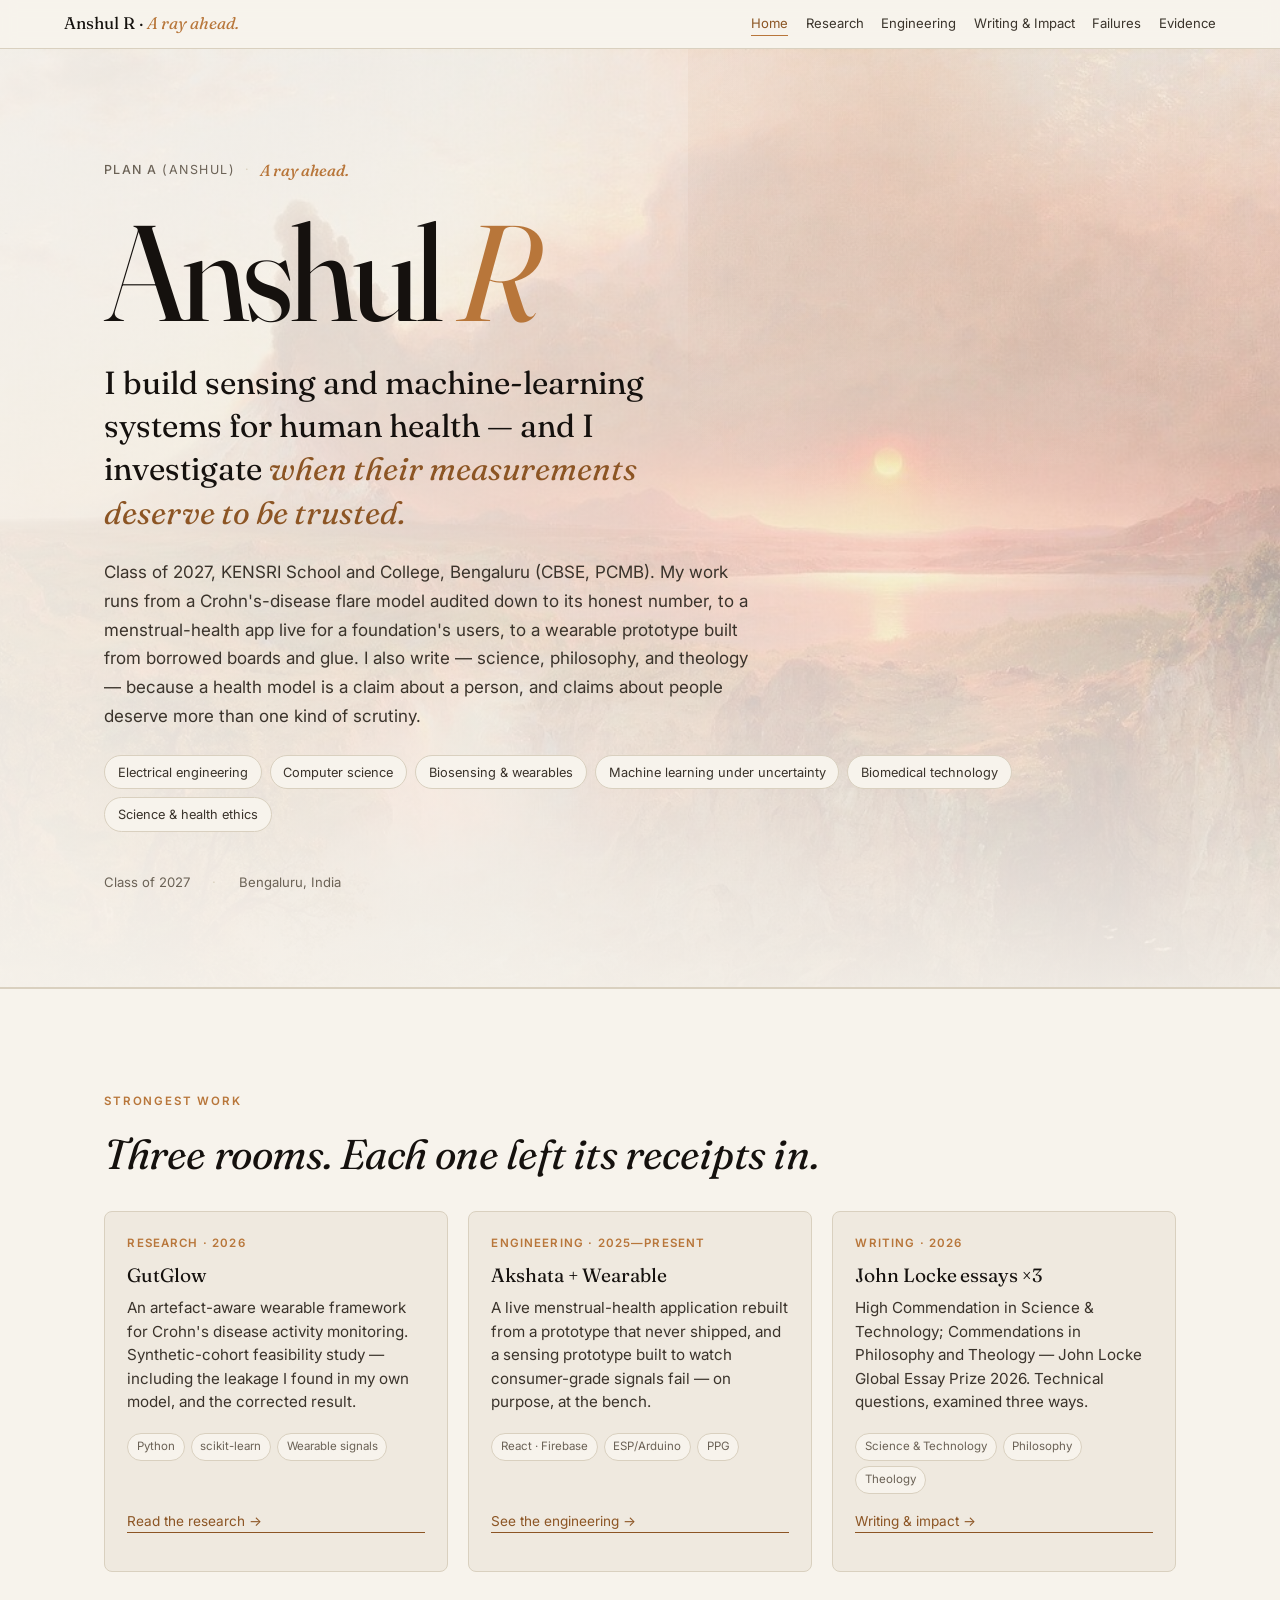
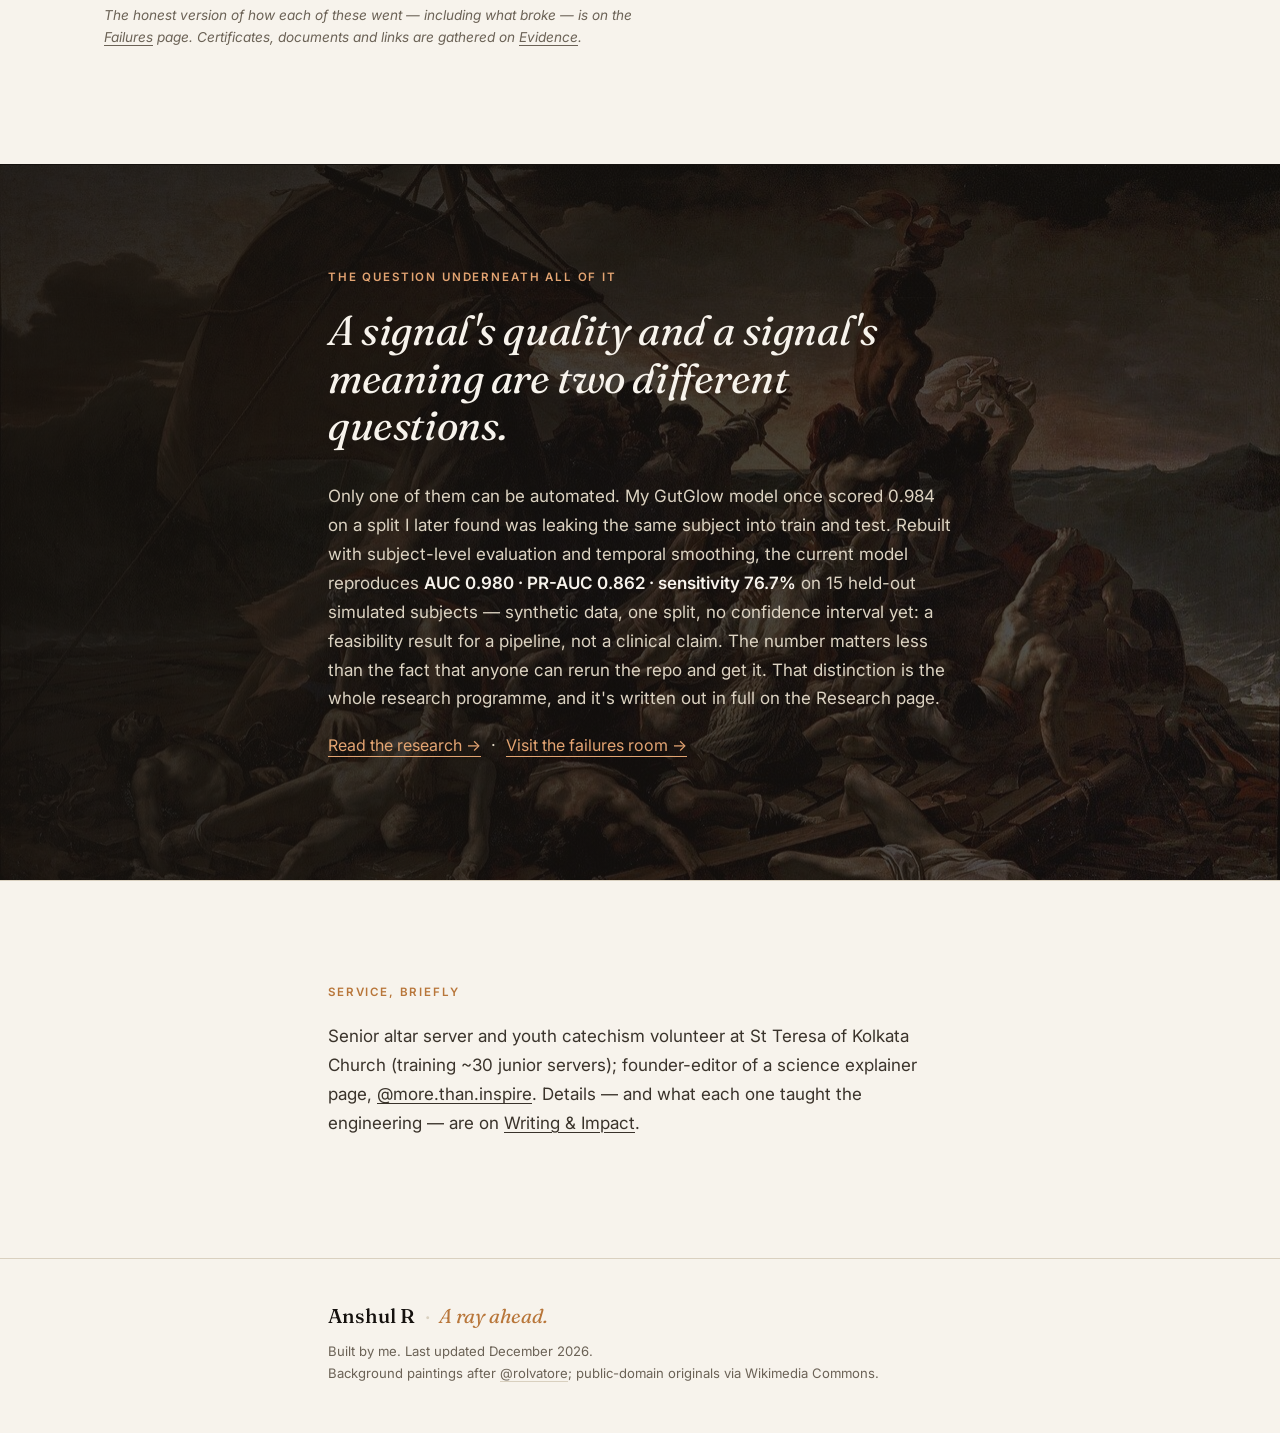
<file: index.html>
<!doctype html>
<html lang="en">
<head>
<meta charset="utf-8" />
<meta name="viewport" content="width=device-width, initial-scale=1" />
<title>Anshul R — A ray ahead.</title>
<meta name="description" content="Anshul R builds and investigates artefact-aware sensing and machine learning for human health — and writes about what those systems owe the people they measure." />
<link rel="preconnect" href="https://fonts.googleapis.com">
<link rel="preconnect" href="https://fonts.gstatic.com" crossorigin>
<link href="https://fonts.googleapis.com/css2?family=Fraunces:opsz,wght@9..144,300;9..144,400;9..144,500;9..144,600;9..144,700&family=Inter:wght@300;400;500;600;700&display=swap" rel="stylesheet">
<link rel="stylesheet" href="styles.css" />
</head>
<body>

<div class="topbar"><div class="container topbar__inner">
  <a class="topbar__brand" href="index.html">Anshul R · <em>A ray ahead.</em></a>
  <nav class="topbar__nav" aria-label="Site">
    <a href="index.html" aria-current="page">Home</a>
    <a href="research.html">Research</a>
    <a href="engineering.html">Engineering</a>
    <a href="intellectual.html">Writing &amp; Impact</a>
    <a href="failures.html">Failures</a>
    <a href="evidence.html">Evidence</a>
  </nav>
</div></div>

<header class="hero" id="top">
  <div class="container hero__inner">
    <div class="hero__meta">
      <span class="hero__kicker">Plan A <span class="paren">(Anshul)</span></span>
      <span class="hero__divider">·</span>
      <span class="hero__kicker hero__kicker--italic">A ray ahead.</span>
    </div>

    <h1 class="hero__name">Anshul <span class="hero__name-r">R</span></h1>

    <p class="statement">I build sensing and machine-learning systems for human health — and I investigate <em>when their measurements deserve to be trusted.</em></p>

    <p class="prose">
      Class of 2027, KENSRI School and College, Bengaluru (CBSE, PCMB). My work runs from a
      Crohn's-disease flare model audited down to its honest number, to a menstrual-health app
      live for a foundation's users, to a wearable prototype built from borrowed boards and glue.
      I also write — science, philosophy, and theology — because a health model is a claim about
      a person, and claims about people deserve more than one kind of scrutiny.
    </p>

    <ul class="interests" aria-label="Core interests">
      <li>Electrical engineering</li><li>Computer science</li><li>Biosensing &amp; wearables</li>
      <li>Machine learning under uncertainty</li><li>Biomedical technology</li><li>Science &amp; health ethics</li>
    </ul>

    <ul class="hero__facts" style="margin-top:2.5rem">
      <li>Class of 2027</li><li>Bengaluru, India</li>
    </ul>
  </div>
</header>

<section class="section" id="work">
  <div class="container">
    <p class="eyebrow">Strongest work</p>
    <h2 class="section__title">Three rooms. Each one left its receipts in.</h2>
    <div class="grid grid--3">
      <a class="card card--project card--project-link" href="research.html">
        <p class="card__year">Research · 2026</p>
        <h3 class="card__title">GutGlow</h3>
        <p class="card__body">An artefact-aware wearable framework for Crohn's disease activity monitoring. Synthetic-cohort feasibility study — including the leakage I found in my own model, and the corrected result.</p>
        <ul class="card__tags"><li>Python</li><li>scikit-learn</li><li>Wearable signals</li></ul>
        <p class="card__link">Read the research &rarr;</p>
      </a>
      <a class="card card--project card--project-link" href="engineering.html">
        <p class="card__year">Engineering · 2025—present</p>
        <h3 class="card__title">Akshata + Wearable</h3>
        <p class="card__body">A live menstrual-health application rebuilt from a prototype that never shipped, and a sensing prototype built to watch consumer-grade signals fail — on purpose, at the bench.</p>
        <ul class="card__tags"><li>React · Firebase</li><li>ESP/Arduino</li><li>PPG</li></ul>
        <p class="card__link">See the engineering &rarr;</p>
      </a>
      <a class="card card--project card--project-link" href="intellectual.html">
        <p class="card__year">Writing · 2026</p>
        <h3 class="card__title">John Locke essays ×3</h3>
        <p class="card__body">High Commendation in Science &amp; Technology; Commendations in Philosophy and Theology — John Locke Global Essay Prize 2026. Technical questions, examined three ways.</p>
        <ul class="card__tags"><li>Science &amp; Technology</li><li>Philosophy</li><li>Theology</li></ul>
        <p class="card__link">Writing &amp; impact &rarr;</p>
      </a>
    </div>
    <p class="footnote">The honest version of how each of these went — including what broke — is on the <a href="failures.html">Failures</a> page. Certificates, documents and links are gathered on <a href="evidence.html">Evidence</a>.</p>
  </div>
</section>

<section class="section section--paper" id="research-teaser">
  <div class="container container--narrow">
    <p class="eyebrow">The question underneath all of it</p>
    <h2 class="section__title">A signal's quality and a signal's meaning are two different questions.</h2>
    <p class="prose">Only one of them can be automated. My GutGlow model once scored 0.984 on a split I later found was leaking the same subject into train and test. Rebuilt with subject-level evaluation and temporal smoothing, the current model reproduces <strong>AUC 0.980 · PR-AUC 0.862 · sensitivity 76.7%</strong> on 15 held-out simulated subjects — synthetic data, one split, no confidence interval yet: a feasibility result for a pipeline, not a clinical claim. The number matters less than the fact that anyone can rerun the repo and get it. That distinction is the whole research programme, and it's written out in full on the Research page.</p>
    <p class="prose"><a href="research.html" class="featured-link">Read the research &rarr;</a> &nbsp;·&nbsp; <a href="failures.html" class="featured-link">Visit the failures room &rarr;</a></p>
  </div>
</section>

<section class="section" id="impact-teaser">
  <div class="container container--narrow">
    <p class="eyebrow">Service, briefly</p>
    <p class="prose">Senior altar server and youth catechism volunteer at St Teresa of Kolkata Church (training ~30 junior servers); founder-editor of a science explainer page, <a href="https://www.instagram.com/more.than.inspire" target="_blank" rel="noopener">@more.than.inspire</a>. Details — and what each one taught the engineering — are on <a href="intellectual.html">Writing &amp; Impact</a>.</p>
  </div>
</section>

<footer class="footer">
  <div class="container container--narrow">
    <p class="footer__line"><span class="footer__name">Anshul R</span><span class="footer__sep">·</span><span class="footer__italic">A ray ahead.</span></p>
    <p class="footer__small">Built by me. Last updated <span id="last-updated">—</span>.<br>
    Background paintings after <a href="https://www.instagram.com/rolvatore/" target="_blank" rel="noopener">@rolvatore</a>; public-domain originals via Wikimedia Commons.</p>
  </div>
</footer>
<script>const el=document.getElementById('last-updated');if(el){const m=['January','February','March','April','May','June','July','August','September','October','November','December'];const d=new Date();el.textContent=m[d.getMonth()]+' '+d.getFullYear();}</script>
</body>
</html>
</file>
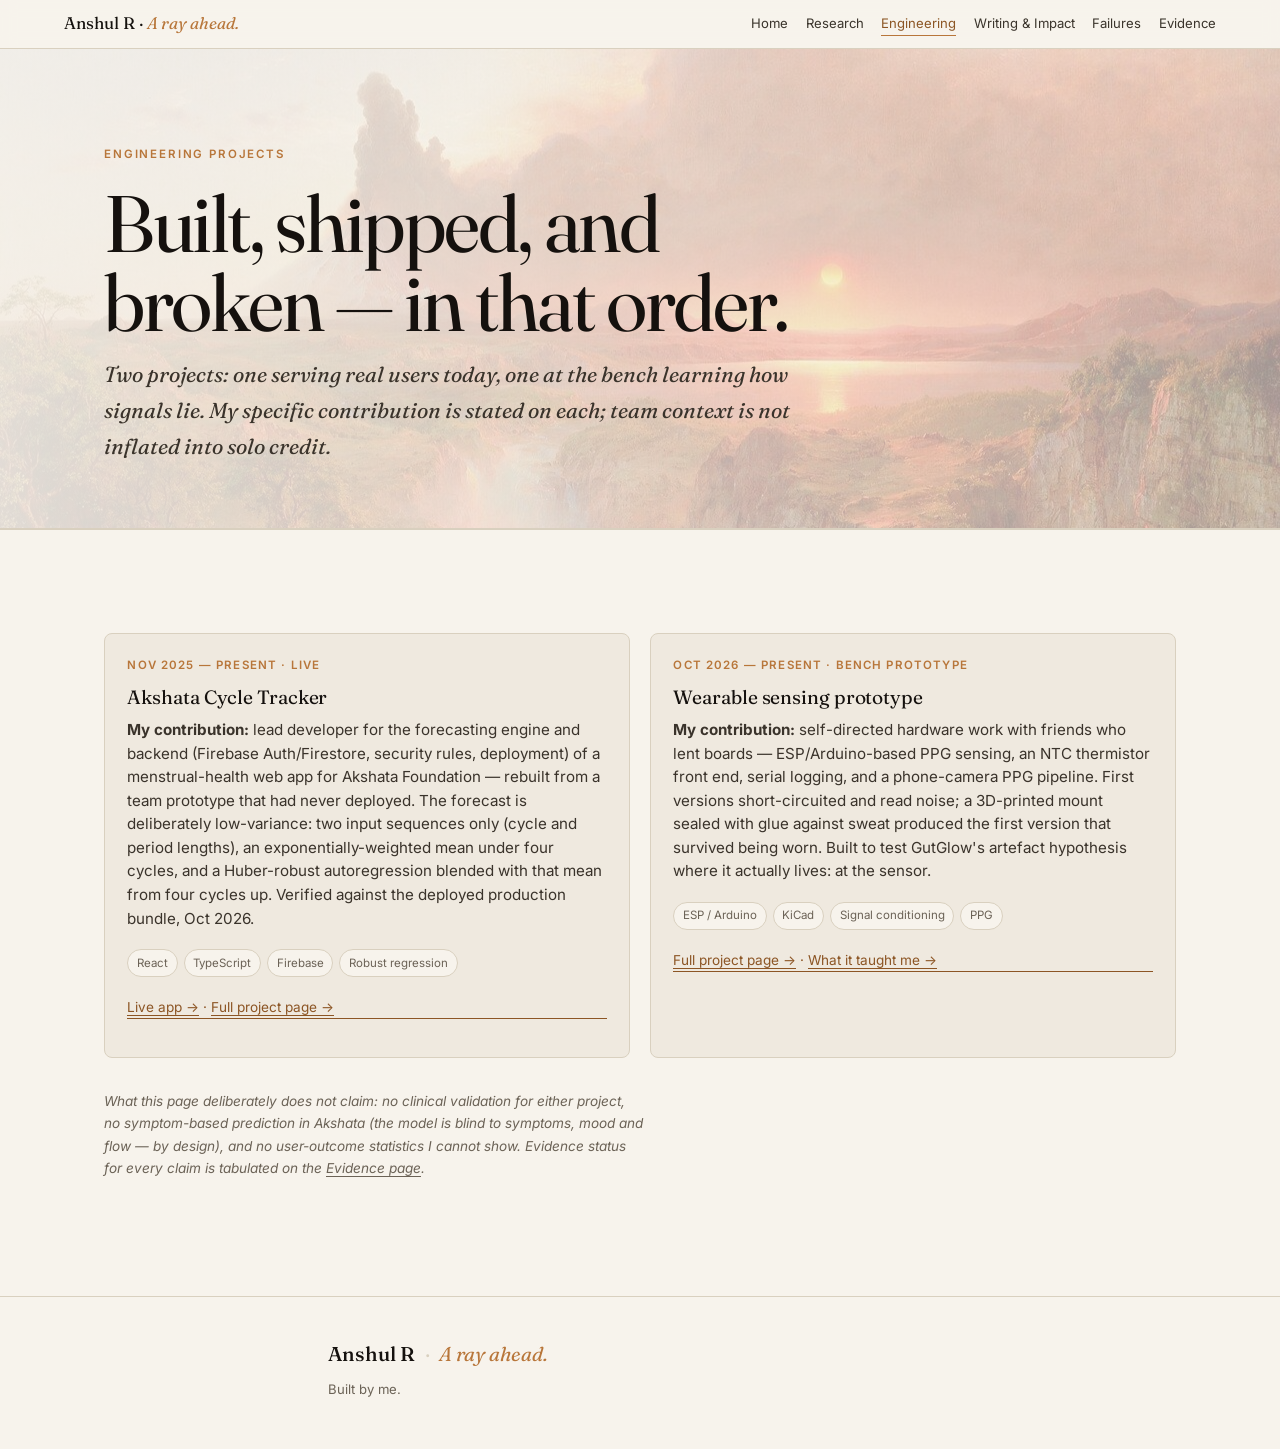
<file: engineering.html>
<!doctype html>
<html lang="en">
<head>
<meta charset="utf-8" />
<meta name="viewport" content="width=device-width, initial-scale=1" />
<title>Engineering — Anshul R</title>
<meta name="description" content="Selected engineering: the Akshata menstrual-health application (live) and a wearable sensing prototype built to characterise how consumer-grade signals fail." />
<link rel="preconnect" href="https://fonts.googleapis.com">
<link rel="preconnect" href="https://fonts.gstatic.com" crossorigin>
<link href="https://fonts.googleapis.com/css2?family=Fraunces:opsz,wght@9..144,300;9..144,400;9..144,500;9..144,600;9..144,700&family=Inter:wght@300;400;500;600;700&display=swap" rel="stylesheet">
<link rel="stylesheet" href="styles.css" />
<link rel="stylesheet" href="project.css" />
</head>
<body>

<div class="topbar"><div class="container topbar__inner">
  <a class="topbar__brand" href="index.html">Anshul R · <em>A ray ahead.</em></a>
  <nav class="topbar__nav" aria-label="Site">
    <a href="index.html">Home</a><a href="research.html">Research</a><a href="engineering.html" aria-current="page">Engineering</a><a href="intellectual.html">Writing &amp; Impact</a><a href="failures.html">Failures</a><a href="evidence.html">Evidence</a>
  </nav>
</div></div>

<header class="pagehero pagehero--bg-eng"><div class="container">
  <p class="eyebrow">Engineering projects</p>
  <h1 class="pagehero__title">Built, shipped, and broken — in that order.</h1>
  <p class="pagehero__sub">Two projects: one serving real users today, one at the bench learning how signals lie. My specific contribution is stated on each; team context is not inflated into solo credit.</p>
</div></header>

<main>
<section class="section"><div class="container">
  <div class="grid grid--2">
    <article class="card card--project">
      <p class="card__year">Nov 2025 — present · Live</p>
      <h3 class="card__title">Akshata Cycle Tracker</h3>
      <p class="card__body"><strong>My contribution:</strong> lead developer for the forecasting engine and backend (Firebase Auth/Firestore, security rules, deployment) of a menstrual-health web app for Akshata Foundation — rebuilt from a team prototype that had never deployed. The forecast is deliberately low-variance: two input sequences only (cycle and period lengths), an exponentially-weighted mean under four cycles, and a Huber-robust autoregression blended with that mean from four cycles up. Verified against the deployed production bundle, Oct 2026.</p>
      <ul class="card__tags"><li>React</li><li>TypeScript</li><li>Firebase</li><li>Robust regression</li></ul>
      <p class="card__link"><a href="https://akshata-cycle-tracker.web.app" target="_blank" rel="noopener">Live app &rarr;</a> · <a href="projects/akshata.html">Full project page &rarr;</a></p>
    </article>
    <article class="card card--project">
      <p class="card__year">Oct 2026 — present · Bench prototype</p>
      <h3 class="card__title">Wearable sensing prototype</h3>
      <p class="card__body"><strong>My contribution:</strong> self-directed hardware work with friends who lent boards — ESP/Arduino-based PPG sensing, an NTC thermistor front end, serial logging, and a phone-camera PPG pipeline. First versions short-circuited and read noise; a 3D-printed mount sealed with glue against sweat produced the first version that survived being worn. Built to test GutGlow's artefact hypothesis where it actually lives: at the sensor.</p>
      <ul class="card__tags"><li>ESP / Arduino</li><li>KiCad</li><li>Signal conditioning</li><li>PPG</li></ul>
      <p class="card__link"><a href="projects/wearable.html">Full project page &rarr;</a> · <a href="failures.html">What it taught me &rarr;</a></p>
    </article>
  </div>
  <p class="footnote">What this page deliberately does <em>not</em> claim: no clinical validation for either project, no symptom-based prediction in Akshata (the model is blind to symptoms, mood and flow — by design), and no user-outcome statistics I cannot show. Evidence status for every claim is tabulated on the <a href="evidence.html">Evidence page</a>.</p>
</div></section>
</main>

<footer class="footer"><div class="container container--narrow">
  <p class="footer__line"><span class="footer__name">Anshul R</span><span class="footer__sep">·</span><span class="footer__italic">A ray ahead.</span></p>
  <p class="footer__small">Built by me.</p>
</div></footer>
</body>
</html>
</file>
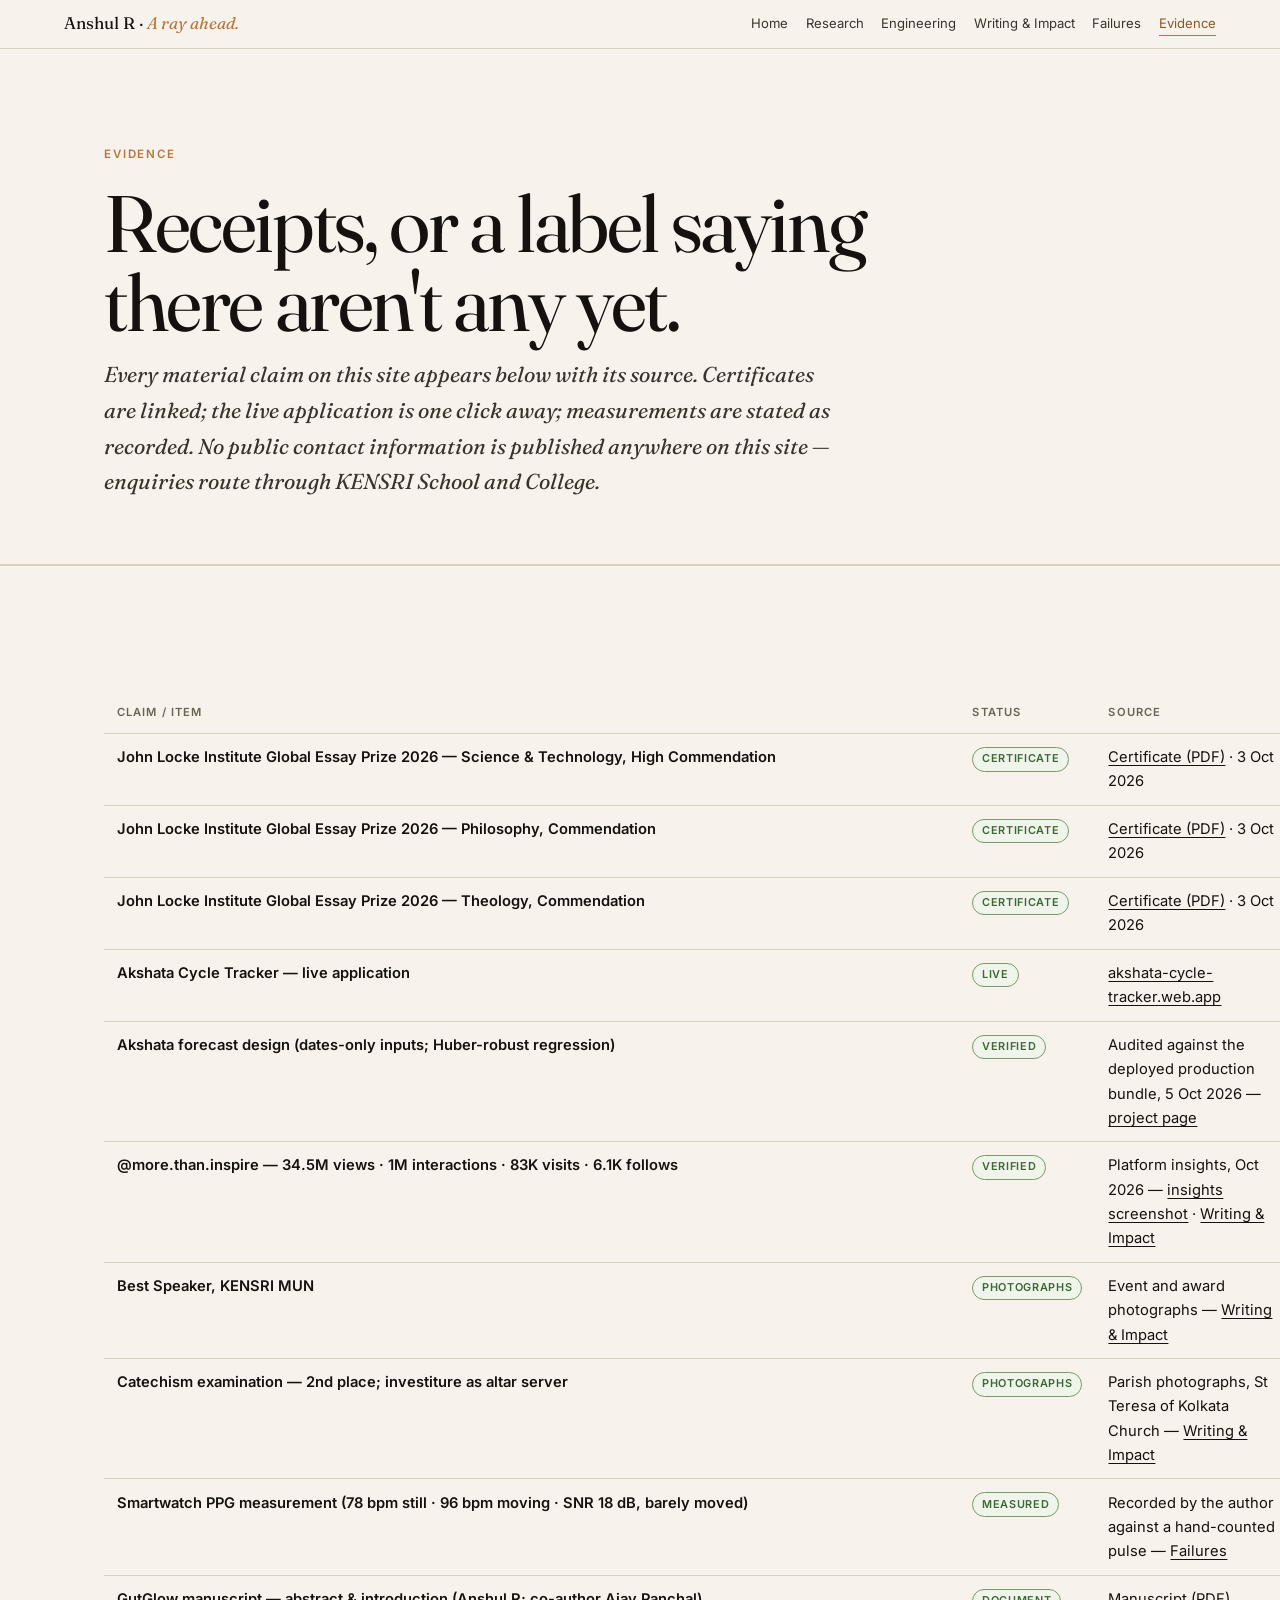
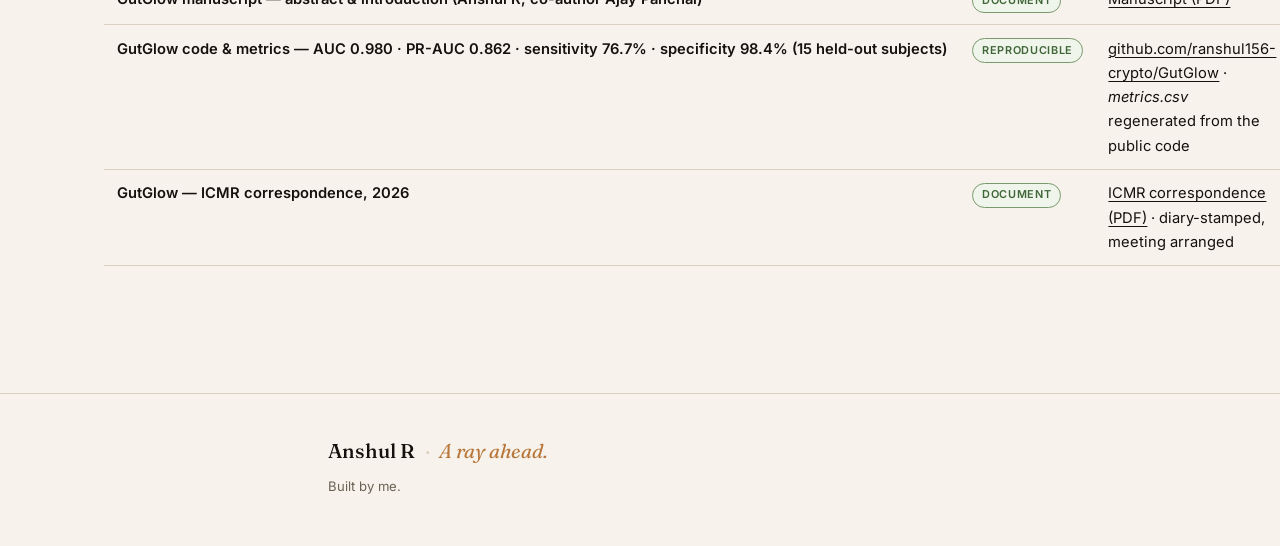
<file: evidence.html>
<!doctype html>
<html lang="en">
<head>
<meta charset="utf-8" />
<meta name="viewport" content="width=device-width, initial-scale=1" />
<title>Evidence — Anshul R</title>
<meta name="description" content="Every claim on this site, its source, and its verification status — No public contact information is published on this site." />
<link rel="preconnect" href="https://fonts.googleapis.com">
<link rel="preconnect" href="https://fonts.gstatic.com" crossorigin>
<link href="https://fonts.googleapis.com/css2?family=Fraunces:opsz,wght@9..144,300;9..144,400;9..144,500;9..144,600;9..144,700&family=Inter:wght@300;400;500;600;700&display=swap" rel="stylesheet">
<link rel="stylesheet" href="styles.css" />
<link rel="stylesheet" href="project.css" />
</head>
<body>

<div class="topbar"><div class="container topbar__inner">
  <a class="topbar__brand" href="index.html">Anshul R · <em>A ray ahead.</em></a>
  <nav class="topbar__nav" aria-label="Site">
    <a href="index.html">Home</a><a href="research.html">Research</a><a href="engineering.html">Engineering</a><a href="intellectual.html">Writing &amp; Impact</a><a href="failures.html">Failures</a><a href="evidence.html" aria-current="page">Evidence</a>
  </nav>
</div></div>

<header class="pagehero"><div class="container">
  <p class="eyebrow">Evidence</p>
  <h1 class="pagehero__title">Receipts, or a label saying there aren't any yet.</h1>
  <p class="pagehero__sub">Every material claim on this site appears below with its source. Certificates are linked; the live application is one click away; measurements are stated as recorded. No public contact information is published anywhere on this site — enquiries route through KENSRI School and College.</p>
</div></header>

<main>
<section class="section"><div class="container">
  <table class="status-table" aria-label="Evidence index">
    <thead><tr><th>Claim / item</th><th>Status</th><th>Source</th></tr></thead>
    <tbody>
      <tr><td>John Locke Institute Global Essay Prize 2026 — Science &amp; Technology, High Commendation</td><td><span class="tag tag--done">Certificate</span></td><td><a href="assets/docs/john-locke-science-technology-high-commendation-2026.pdf" target="_blank" rel="noopener">Certificate (PDF)</a> · 3 Oct 2026</td></tr>
      <tr><td>John Locke Institute Global Essay Prize 2026 — Philosophy, Commendation</td><td><span class="tag tag--done">Certificate</span></td><td><a href="assets/docs/john-locke-philosophy-commendation-2026.pdf" target="_blank" rel="noopener">Certificate (PDF)</a> · 3 Oct 2026</td></tr>
      <tr><td>John Locke Institute Global Essay Prize 2026 — Theology, Commendation</td><td><span class="tag tag--done">Certificate</span></td><td><a href="assets/docs/john-locke-theology-commendation-2026.pdf" target="_blank" rel="noopener">Certificate (PDF)</a> · 3 Oct 2026</td></tr>
      <tr><td>Akshata Cycle Tracker — live application</td><td><span class="tag tag--done">Live</span></td><td><a href="https://akshata-cycle-tracker.web.app" target="_blank" rel="noopener">akshata-cycle-tracker.web.app</a></td></tr>
      <tr><td>Akshata forecast design (dates-only inputs; Huber-robust regression)</td><td><span class="tag tag--done">Verified</span></td><td>Audited against the deployed production bundle, 5 Oct 2026 — <a href="projects/akshata.html">project page</a></td></tr>
      <tr><td>@more.than.inspire — 34.5M views · 1M interactions · 83K visits · 6.1K follows</td><td><span class="tag tag--done">Verified</span></td><td>Platform insights, Oct 2026 — <a href="assets/photos/instagram-insights-2026.jpg" target="_blank" rel="noopener">insights screenshot</a> · <a href="intellectual.html">Writing &amp; Impact</a></td></tr>
      <tr><td>Best Speaker, KENSRI MUN</td><td><span class="tag tag--done">Photographs</span></td><td>Event and award photographs — <a href="intellectual.html">Writing &amp; Impact</a></td></tr>
      <tr><td>Catechism examination — 2nd place; investiture as altar server</td><td><span class="tag tag--done">Photographs</span></td><td>Parish photographs, St Teresa of Kolkata Church — <a href="intellectual.html">Writing &amp; Impact</a></td></tr>
      <tr><td>Smartwatch PPG measurement (78 bpm still · 96 bpm moving · SNR 18 dB, barely moved)</td><td><span class="tag tag--done">Measured</span></td><td>Recorded by the author against a hand-counted pulse — <a href="failures.html">Failures</a></td></tr>
      <tr><td>GutGlow manuscript — abstract &amp; introduction (Anshul R; co-author Ajay Panchal)</td><td><span class="tag tag--done">Document</span></td><td><a href="assets/docs/gutglow-abstract-and-introduction.pdf" target="_blank" rel="noopener">Manuscript (PDF)</a></td></tr>
      <tr><td>GutGlow code &amp; metrics — AUC 0.980 · PR-AUC 0.862 · sensitivity 76.7% · specificity 98.4% (15 held-out subjects)</td><td><span class="tag tag--done">Reproducible</span></td><td><a href="https://github.com/ranshul156-crypto/GutGlow" target="_blank" rel="noopener">github.com/ranshul156-crypto/GutGlow</a> · <em>metrics.csv</em> regenerated from the public code</td></tr>
      <tr><td>GutGlow — ICMR correspondence, 2026</td><td><span class="tag tag--done">Document</span></td><td><a href="assets/docs/gutglow-icmr-correspondence-2026.pdf" target="_blank" rel="noopener">ICMR correspondence (PDF)</a> · diary-stamped, meeting arranged</td></tr>
    </tbody>
  </table>
</div></section>
</main>

<footer class="footer"><div class="container container--narrow">
  <p class="footer__line"><span class="footer__name">Anshul R</span><span class="footer__sep">·</span><span class="footer__italic">A ray ahead.</span></p>
  <p class="footer__small">Built by me.</p>
</div></footer>
</body>
</html>
</file>
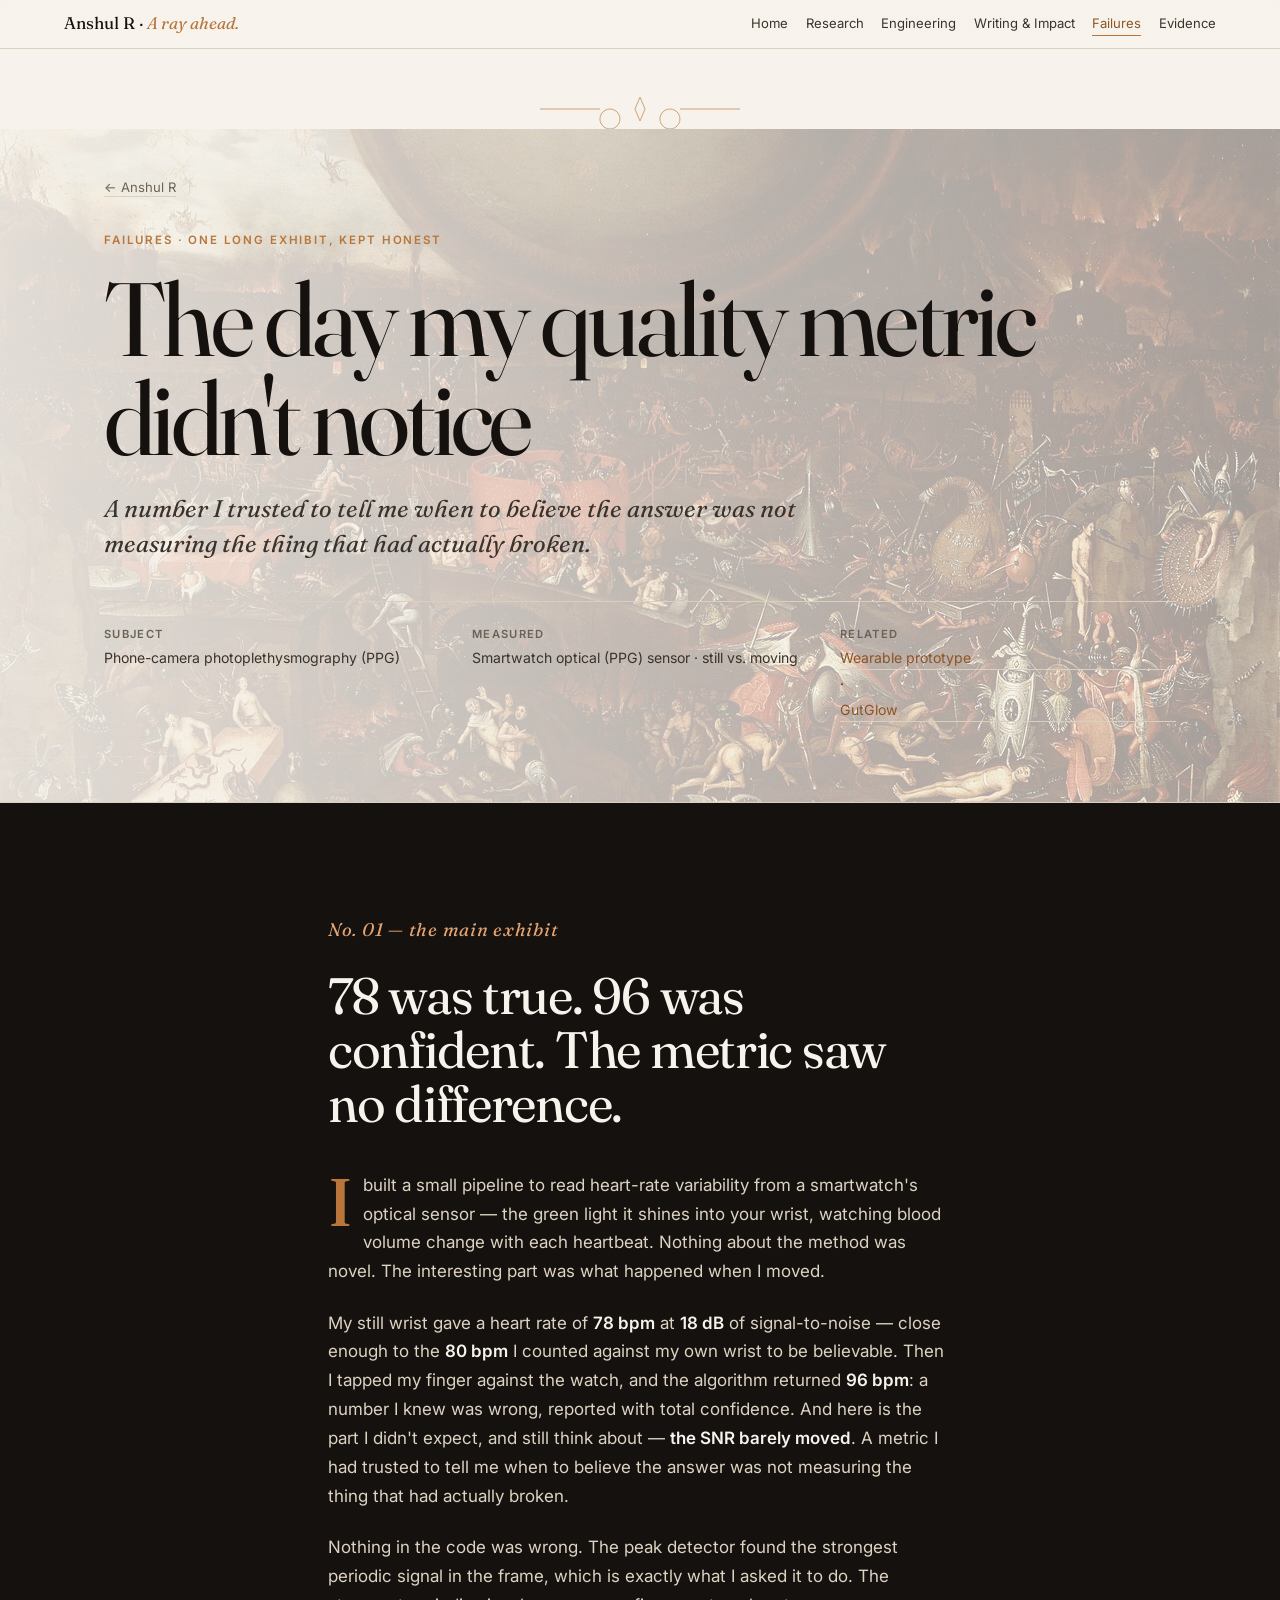
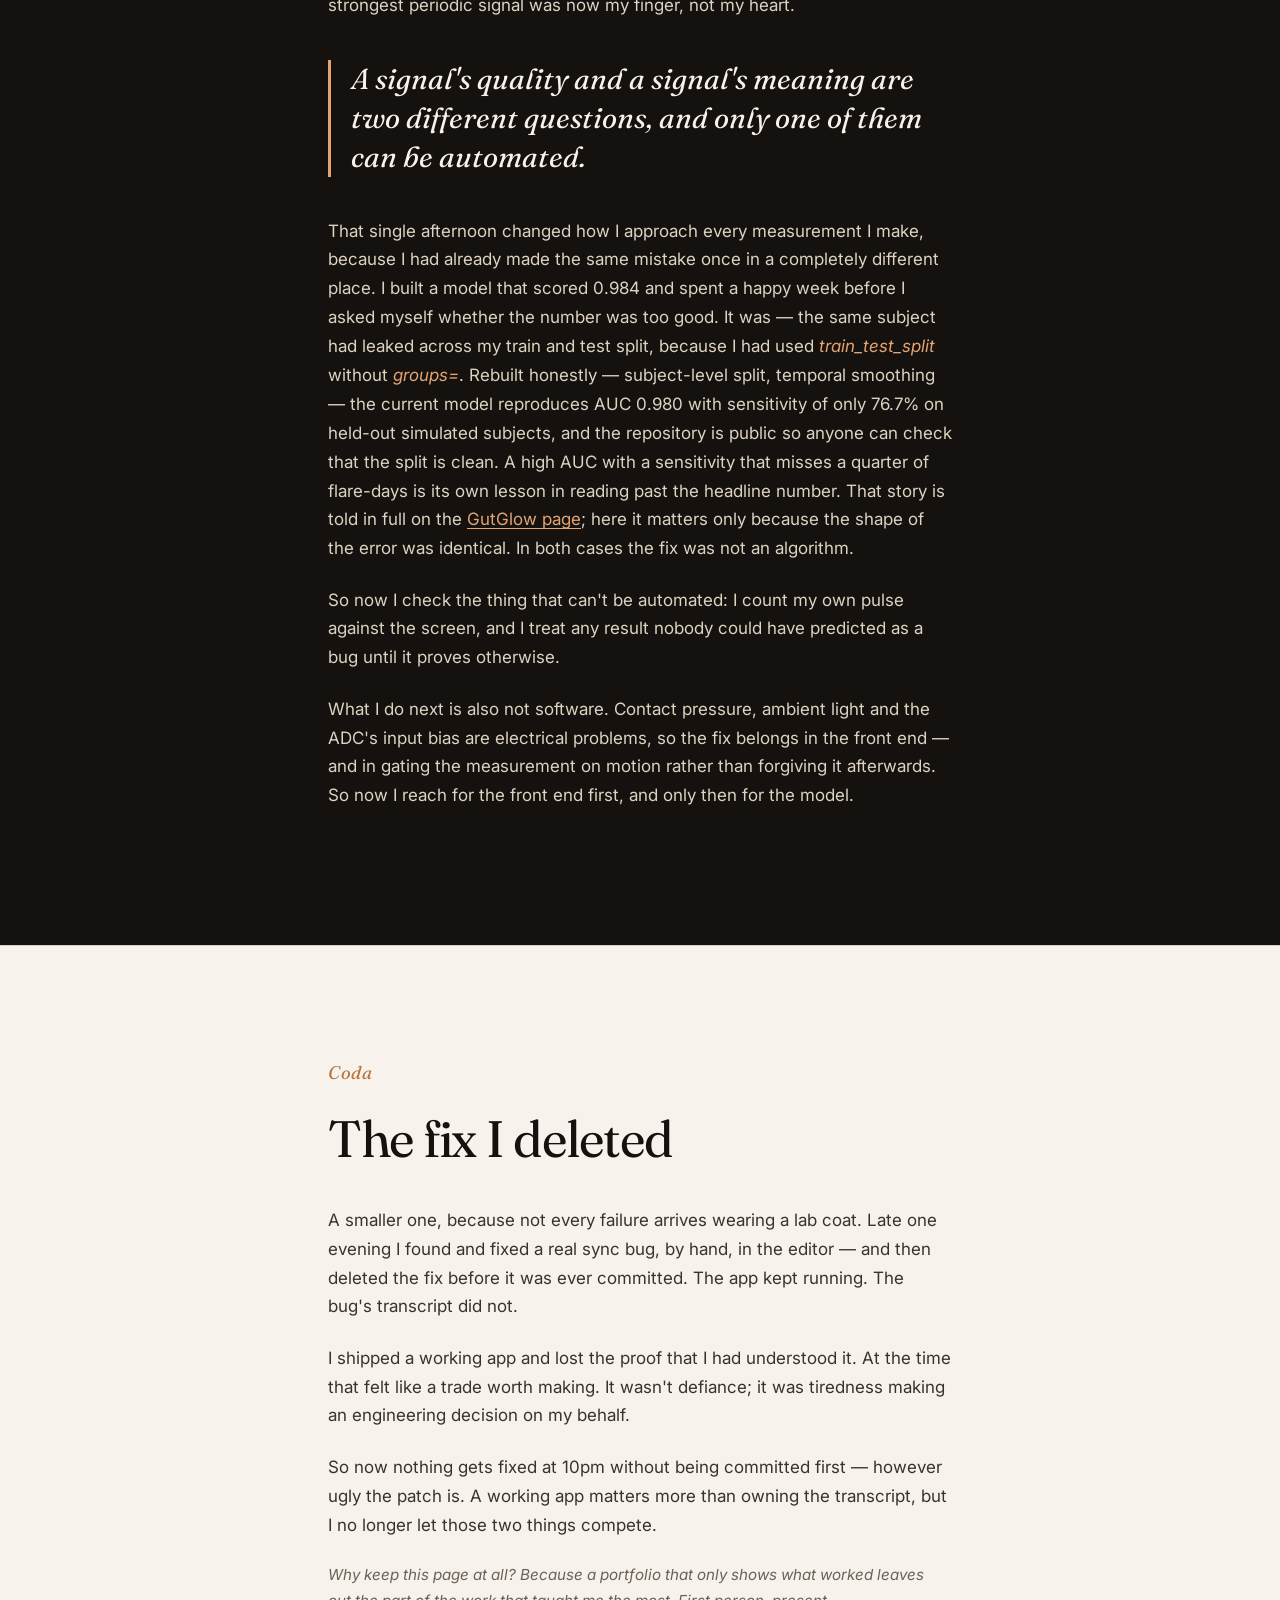
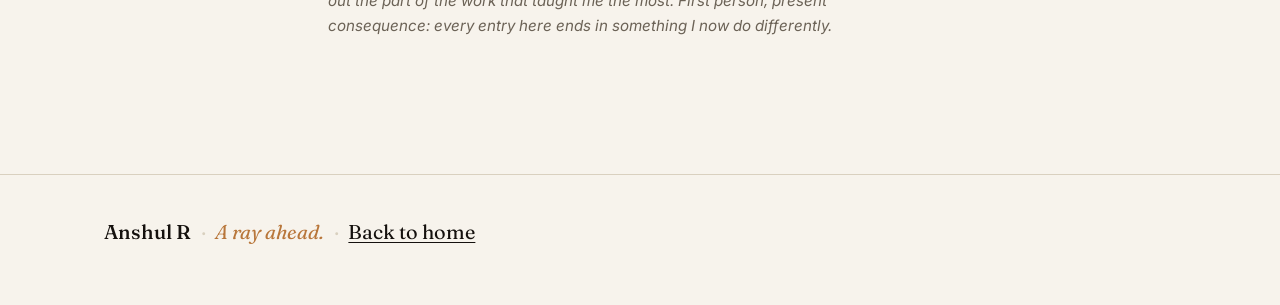
<file: failures.html>
<!doctype html>
<html lang="en">
<head>
<meta charset="utf-8" />
<meta name="viewport" content="width=device-width, initial-scale=1" />
<title>Failures — Anshul R</title>
<meta name="description" content="The day my quality metric didn't notice the answer had gone wrong — and a bug I fixed, deleted, and shipped anyway." />
<link rel="preconnect" href="https://fonts.googleapis.com">
<link rel="preconnect" href="https://fonts.gstatic.com" crossorigin>
<link href="https://fonts.googleapis.com/css2?family=Fraunces:opsz,wght@9..144,300;9..144,400;9..144,500;9..144,600&family=Inter:wght@300;400;500;600&family=Cormorant+Garamond:ital,wght@0,400;0,500;1,400&display=swap" rel="stylesheet">
<link rel="stylesheet" href="styles.css" />
<link rel="stylesheet" href="project.css" />
<style>
.draft-note{border:1px solid var(--rule);background:#fffaf0;padding:1rem 1.25rem;margin:0 0 2.5rem;font-size:.92rem;line-height:1.65;color:var(--ink-2)}
.blank{font-family:var(--serif);font-style:italic;color:var(--accent-dk);white-space:nowrap}
.pull{font-family:var(--serif);font-style:italic;font-size:clamp(1.35rem,3vw,1.8rem);line-height:1.35;color:var(--ink);border-left:3px solid var(--accent);padding-left:1.25rem;margin:2.5rem 0;max-width:34ch}
.exhibit--dark .pull{color:var(--paper);border-left-color:#E3A472}
</style>
</head>
<body class="page-project">
<div class="topbar"><div class="container topbar__inner"><a class="topbar__brand" href="index.html">Anshul R · <em>A ray ahead.</em></a><nav class="topbar__nav" aria-label="Site"><a href="index.html">Home</a><a href="research.html">Research</a><a href="engineering.html">Engineering</a><a href="intellectual.html">Writing &amp; Impact</a><a href="failures.html" aria-current="page">Failures</a><a href="evidence.html">Evidence</a></nav></div></div>

<div class="ornament ornament--top" aria-hidden="true"><svg viewBox="0 0 200 40" width="200" height="40"><path d="M0 20 L60 20 M140 20 L200 20 M70 20 a10 10 0 1 1 -0.1 0 M130 20 a10 10 0 1 1 -0.1 0 M100 8 L95 20 L100 32 L105 20 Z" fill="none" stroke="currentColor" stroke-width="1"/></svg></div>

<header class="page-header page-header--bg-failures"><div class="container">
<p class="page-header__crumb"><a href="index.html">&larr; Anshul R</a></p>
<p class="eyebrow">Failures · one long exhibit, kept honest</p>
<h1 class="page-header__title">The day my quality metric didn't notice</h1>
<p class="page-header__subtitle">A number I trusted to tell me when to believe the answer was not measuring the thing that had actually broken.</p>
<ul class="page-header__meta">
<li><span>Subject</span> Phone-camera photoplethysmography (PPG)</li>
<li><span>Measured</span> Smartwatch optical (PPG) sensor · still vs. moving</li>
<li><span>Related</span> <a href="projects/wearable.html">Wearable prototype</a> · <a href="projects/gutglow.html">GutGlow</a></li>
</ul>
</div></header>


<main>
<section class="exhibit exhibit--dark"><div class="container container--narrow">
<p class="exhibit__num">No. 01 — the main exhibit</p>
<h2 class="exhibit__title">78 was true. 96 was confident. The metric saw no difference.</h2>

<p class="exhibit__body has-dropcap">I built a small pipeline to read heart-rate variability from a smartwatch's optical sensor — the green light it shines into your wrist, watching blood volume change with each heartbeat. Nothing about the method was novel. The interesting part was what happened when I moved.</p>

<p class="exhibit__body">My still wrist gave a heart rate of <strong>78 bpm</strong> at <strong>18 dB</strong> of signal-to-noise — close enough to the <strong>80 bpm</strong> I counted against my own wrist to be believable. Then I tapped my finger against the watch, and the algorithm returned <strong>96 bpm</strong>: a number I knew was wrong, reported with total confidence. And here is the part I didn't expect, and still think about — <strong>the SNR barely moved</strong>. A metric I had trusted to tell me when to believe the answer was not measuring the thing that had actually broken.</p>

<p class="exhibit__body">Nothing in the code was wrong. The peak detector found the strongest periodic signal in the frame, which is exactly what I asked it to do. The strongest periodic signal was now my finger, not my heart.</p>

<p class="pull">A signal's quality and a signal's meaning are two different questions, and only one of them can be automated.</p>

<p class="exhibit__body">That single afternoon changed how I approach every measurement I make, because I had already made the same mistake once in a completely different place. I built a model that scored 0.984 and spent a happy week before I asked myself whether the number was too good. It was — the same subject had leaked across my train and test split, because I had used <em>train_test_split</em> without <em>groups=</em>. Rebuilt honestly — subject-level split, temporal smoothing — the current model reproduces AUC 0.980 with sensitivity of only 76.7% on held-out simulated subjects, and the repository is public so anyone can check that the split is clean. A high AUC with a sensitivity that misses a quarter of flare-days is its own lesson in reading past the headline number. That story is told in full on the <a href="projects/gutglow.html" style="color:#E3A472">GutGlow page</a>; here it matters only because the shape of the error was identical. In both cases the fix was not an algorithm.</p>

<p class="exhibit__body">So now I check the thing that can't be automated: I count my own pulse against the screen, and I treat any result nobody could have predicted as a bug until it proves otherwise.</p>

<p class="exhibit__body">What I do next is also not software. Contact pressure, ambient light and the ADC's input bias are electrical problems, so the fix belongs in the front end — and in gating the measurement on motion rather than forgiving it afterwards. So now I reach for the front end first, and only then for the model.</p>
</div></section>

<section class="exhibit"><div class="container container--narrow">
<p class="exhibit__num">Coda</p>
<h2 class="exhibit__title">The fix I deleted</h2>
<p class="exhibit__body">A smaller one, because not every failure arrives wearing a lab coat. Late one evening I found and fixed a real sync bug, by hand, in the editor — and then deleted the fix before it was ever committed. The app kept running. The bug's transcript did not.</p>
<p class="exhibit__body">I shipped a working app and lost the proof that I had understood it. At the time that felt like a trade worth making. It wasn't defiance; it was tiredness making an engineering decision on my behalf.</p>
<p class="exhibit__body">So now nothing gets fixed at 10pm without being committed first — however ugly the patch is. A working app matters more than owning the transcript, but I no longer let those two things compete.</p>
<p class="exhibit__body exhibit__body--quiet">Why keep this page at all? Because a portfolio that only shows what worked leaves out the part of the work that taught me the most. First person, present consequence: every entry here ends in something I now do differently.</p>
</div></section>
</main>

<footer class="footer footer--project"><div class="container"><p class="footer__line"><span class="footer__name">Anshul R</span><span class="footer__sep">·</span><span class="footer__italic">A ray ahead.</span><span class="footer__sep">·</span><a href="index.html">Back to home</a></p></div></footer>
</body>
</html>
</file>
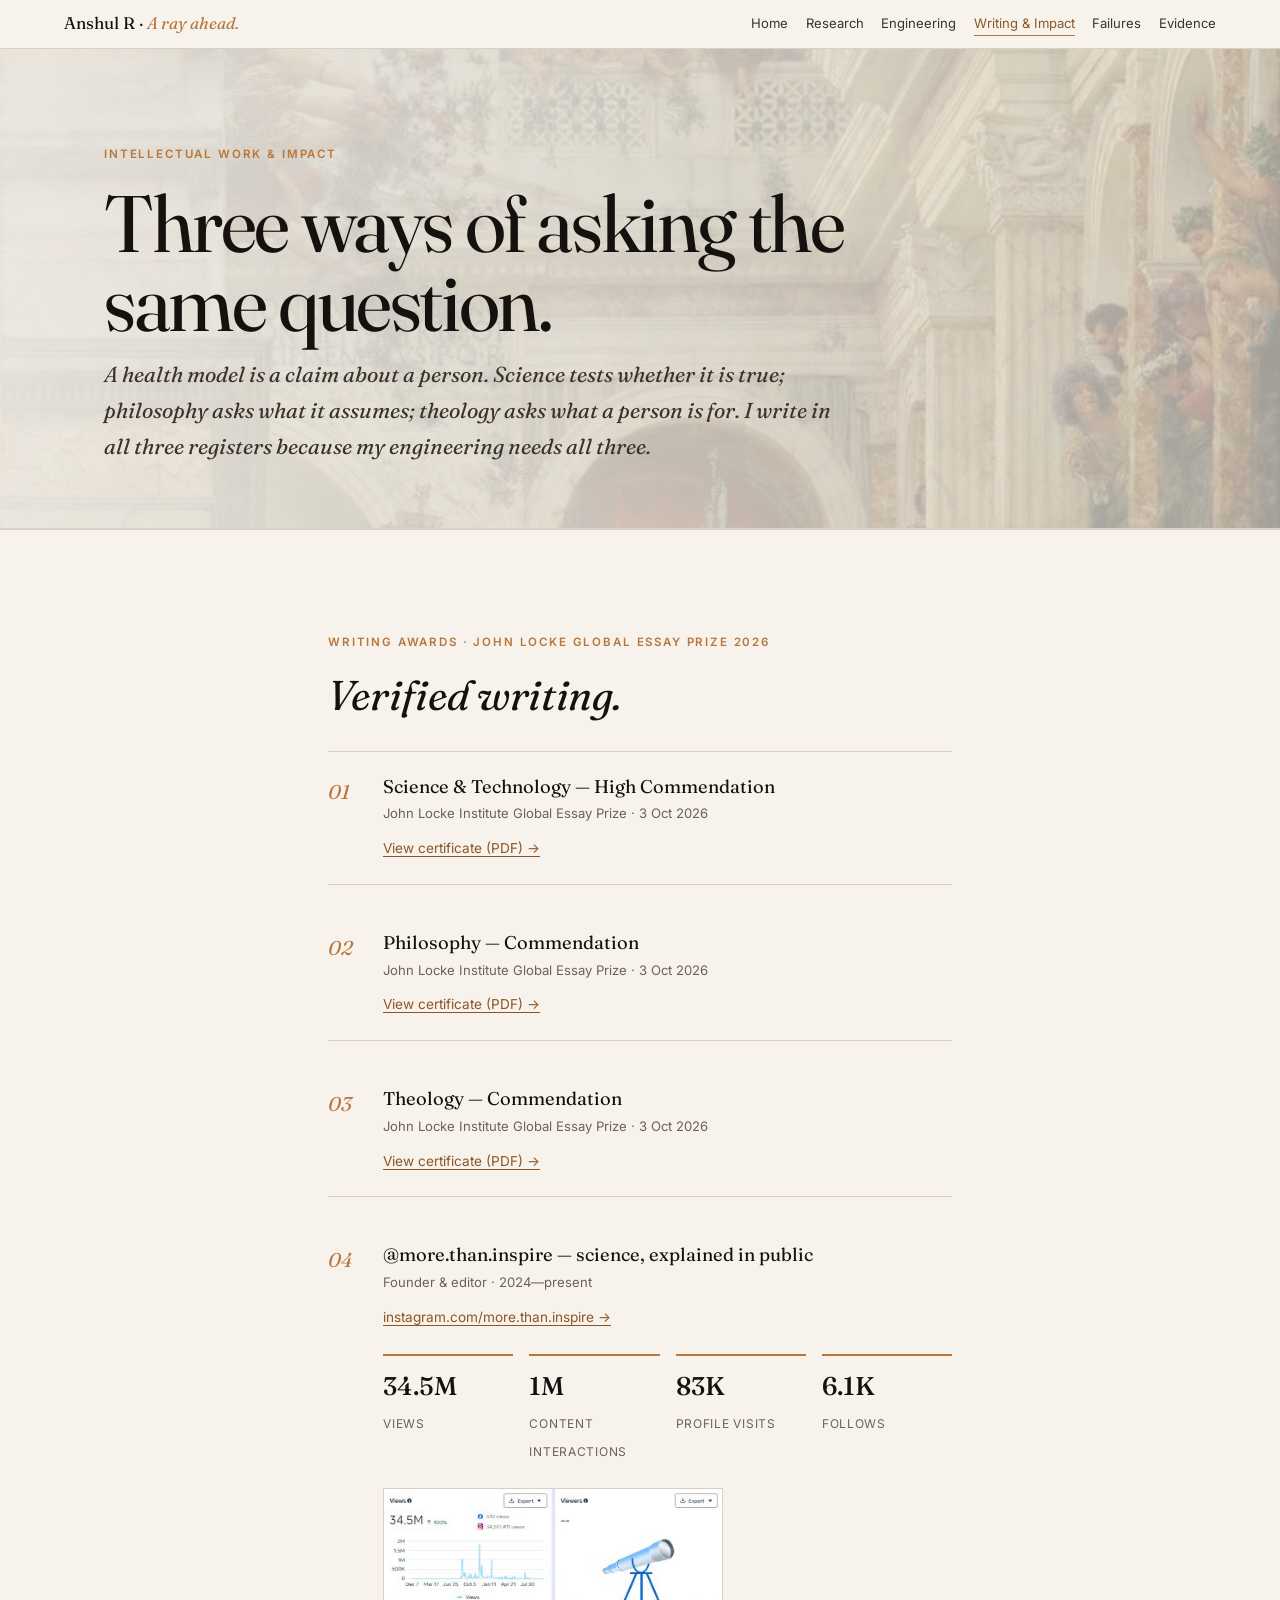
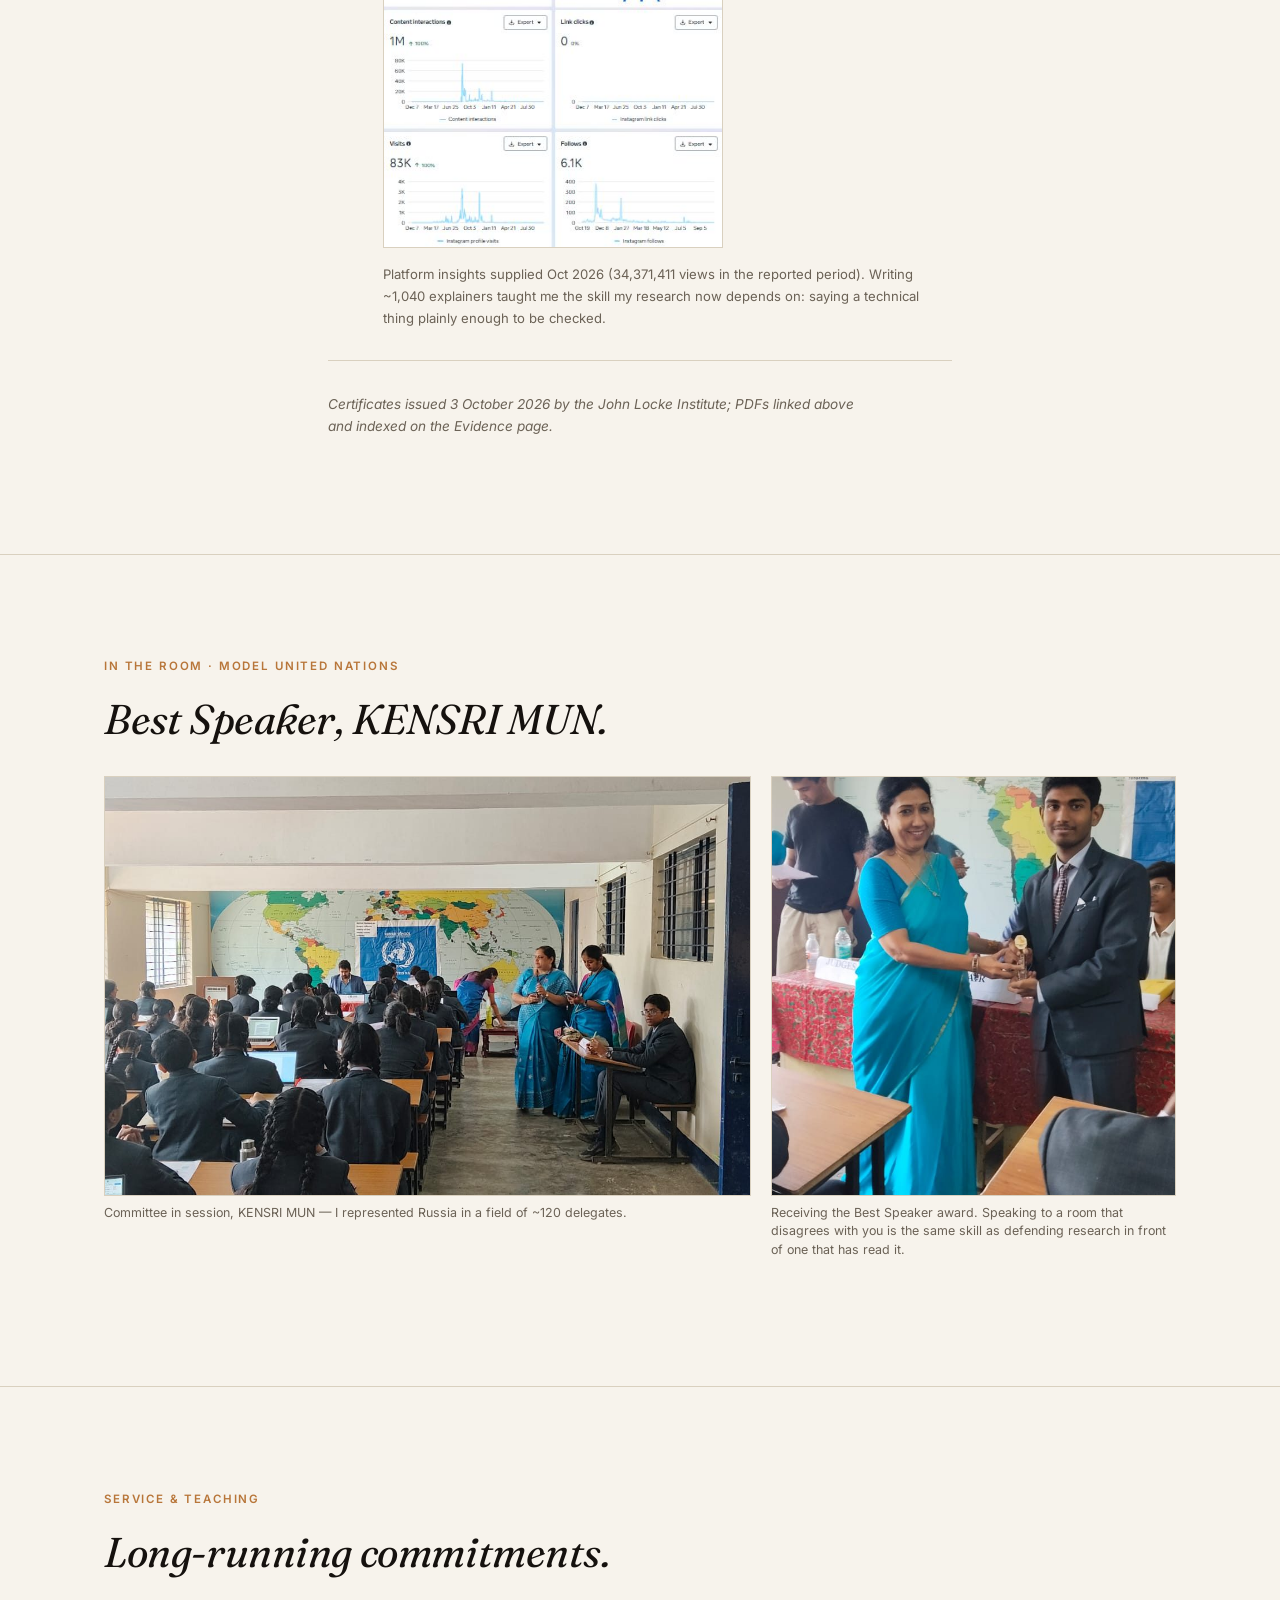
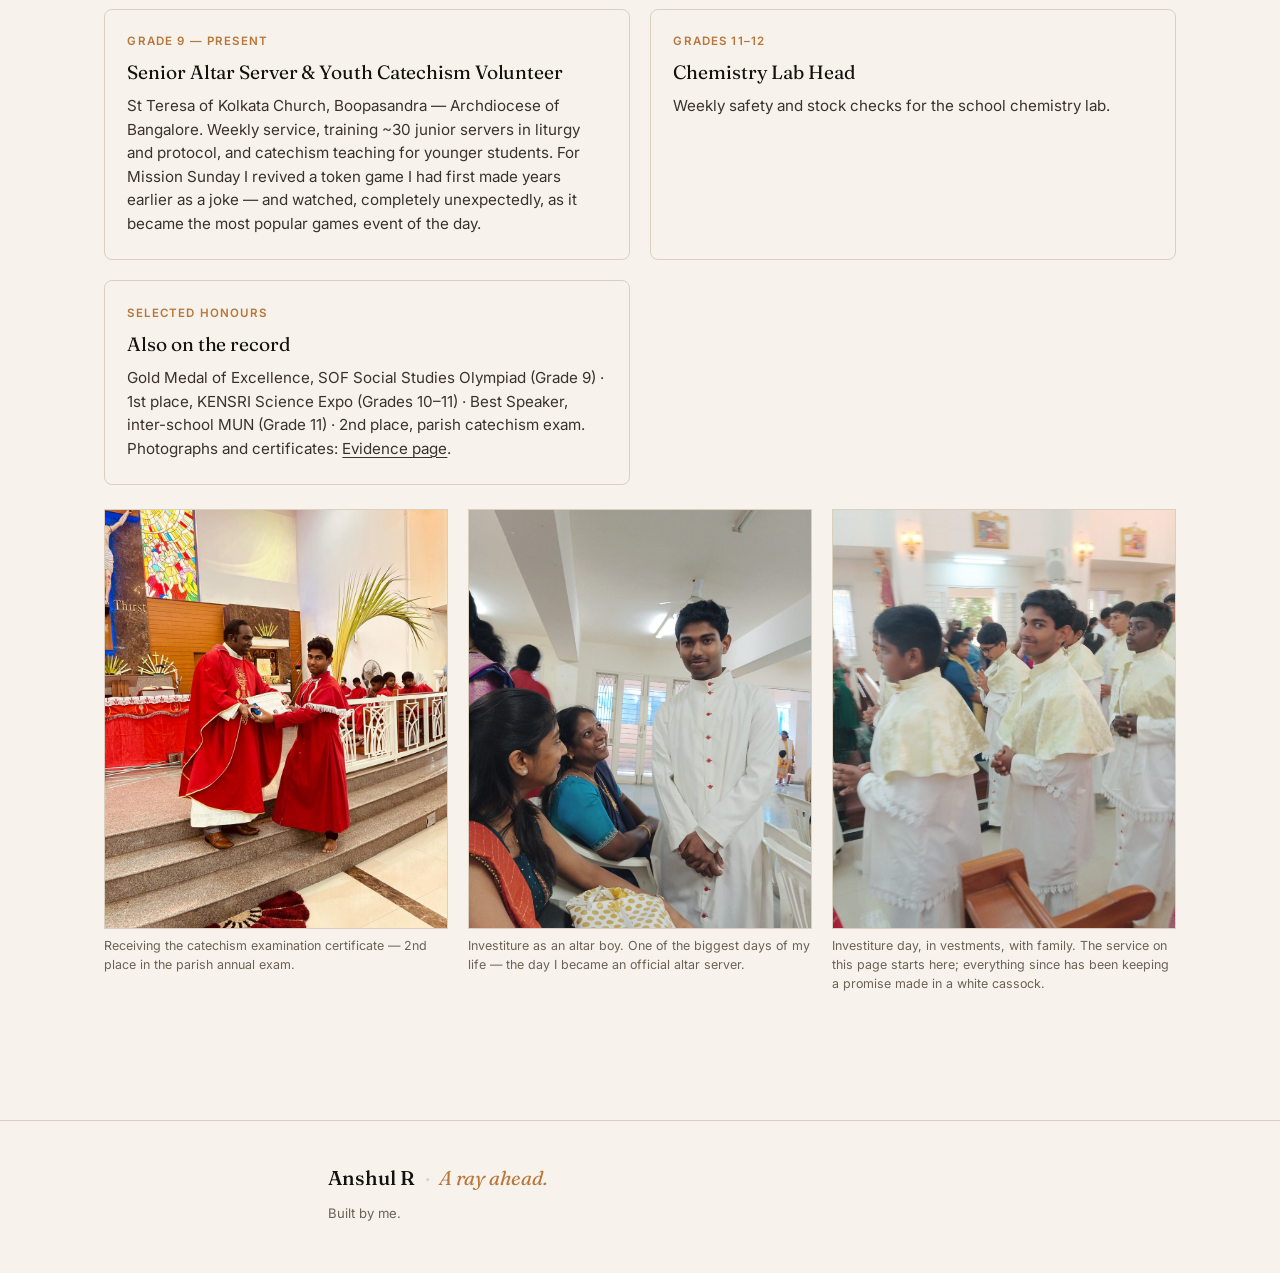
<file: intellectual.html>
<!doctype html>
<html lang="en">
<head>
<meta charset="utf-8" />
<meta name="viewport" content="width=device-width, initial-scale=1" />
<title>Writing &amp; Impact — Anshul R</title>
<meta name="description" content="John Locke Global Essay Prize 2026 recognition in Science & Technology, Philosophy, and Theology — plus service, teaching, and science communication." />
<link rel="preconnect" href="https://fonts.googleapis.com">
<link rel="preconnect" href="https://fonts.gstatic.com" crossorigin>
<link href="https://fonts.googleapis.com/css2?family=Fraunces:opsz,wght@9..144,300;9..144,400;9..144,500;9..144,600;9..144,700&family=Inter:wght@300;400;500;600;700&display=swap" rel="stylesheet">
<link rel="stylesheet" href="styles.css" />
<link rel="stylesheet" href="project.css" />
</head>
<body>

<div class="topbar"><div class="container topbar__inner">
  <a class="topbar__brand" href="index.html">Anshul R · <em>A ray ahead.</em></a>
  <nav class="topbar__nav" aria-label="Site">
    <a href="index.html">Home</a><a href="research.html">Research</a><a href="engineering.html">Engineering</a><a href="intellectual.html" aria-current="page">Writing &amp; Impact</a><a href="failures.html">Failures</a><a href="evidence.html">Evidence</a>
  </nav>
</div></div>

<header class="pagehero pagehero--bg-intel"><div class="container">
  <p class="eyebrow">Intellectual work &amp; impact</p>
  <h1 class="pagehero__title">Three ways of asking the same question.</h1>
  <p class="pagehero__sub">A health model is a claim about a person. Science tests whether it is true; philosophy asks what it assumes; theology asks what a person is for. I write in all three registers because my engineering needs all three.</p>
</div></header>

<main>
<section class="section"><div class="container container--narrow">
  <p class="eyebrow">Writing awards · John Locke Global Essay Prize 2026</p>
  <h2 class="section__title">Verified writing.</h2>
  <ol class="writing-list">
    <li><span class="writing-list__num">01</span><div class="writing-list__body">
      <h3 class="writing-list__title">Science &amp; Technology — High Commendation</h3>
      <p class="writing-list__meta">John Locke Institute Global Essay Prize · 3 Oct 2026</p>
      <a class="writing-list__link" href="assets/docs/john-locke-science-technology-high-commendation-2026.pdf" target="_blank" rel="noopener">View certificate (PDF) &rarr;</a>
    </div></li>
    <li><span class="writing-list__num">02</span><div class="writing-list__body">
      <h3 class="writing-list__title">Philosophy — Commendation</h3>
      <p class="writing-list__meta">John Locke Institute Global Essay Prize · 3 Oct 2026</p>
      <a class="writing-list__link" href="assets/docs/john-locke-philosophy-commendation-2026.pdf" target="_blank" rel="noopener">View certificate (PDF) &rarr;</a>
    </div></li>
    <li><span class="writing-list__num">03</span><div class="writing-list__body">
      <h3 class="writing-list__title">Theology — Commendation</h3>
      <p class="writing-list__meta">John Locke Institute Global Essay Prize · 3 Oct 2026</p>
      <a class="writing-list__link" href="assets/docs/john-locke-theology-commendation-2026.pdf" target="_blank" rel="noopener">View certificate (PDF) &rarr;</a>
    </div></li>
    <li><span class="writing-list__num">04</span><div class="writing-list__body">
      <h3 class="writing-list__title">@more.than.inspire — science, explained in public</h3>
      <p class="writing-list__meta">Founder &amp; editor · 2024—present</p>
      <a class="writing-list__link" href="https://www.instagram.com/more.than.inspire" target="_blank" rel="noopener">instagram.com/more.than.inspire &rarr;</a>
      <div class="insights" aria-label="Platform insights supplied by the author, October 2026">
        <div><strong>34.5M</strong><span>Views</span></div>
        <div><strong>1M</strong><span>Content interactions</span></div>
        <div><strong>83K</strong><span>Profile visits</span></div>
        <div><strong>6.1K</strong><span>Follows</span></div>
      </div>
      <img src="assets/photos/instagram-insights-2026.jpg" alt="Platform insights dashboard supplied by the author: 34.5 million views, 1 million content interactions, 83 thousand profile visits, 6.1 thousand follows" style="max-width:340px;width:100%;border:1px solid var(--rule);display:block;margin:1rem 0">
      <p class="writing-list__meta">Platform insights supplied Oct 2026 (34,371,411 views in the reported period). Writing ~1,040 explainers taught me the skill my research now depends on: saying a technical thing plainly enough to be checked.</p>
    </div></li>
  </ol>
  <p class="footnote">Certificates issued 3 October 2026 by the John Locke Institute; PDFs linked above and indexed on the Evidence page.</p>
</div></section>


<section class="section"><div class="container">
  <p class="eyebrow">In the room · Model United Nations</p>
  <h2 class="section__title">Best Speaker, KENSRI MUN.</h2>
  <div class="photo-grid">
    <figure>
      <img src="assets/photos/mun-conference-wide.jpg" alt="Committee session at KENSRI MUN — delegates at desks with laptops, a world map and United Nations banner at the front of the room">
      <figcaption>Committee in session, KENSRI MUN — I represented Russia in a field of ~120 delegates.</figcaption>
    </figure>
    <figure>
      <img src="assets/photos/mun-best-speaker-award.jpg" alt="Receiving the Best Speaker trophy at KENSRI MUN">
      <figcaption>Receiving the Best Speaker award. Speaking to a room that disagrees with you is the same skill as defending research in front of one that has read it.</figcaption>
    </figure>
  </div>
</div></section>

<section class="section"><div class="container">
  <p class="eyebrow">Service &amp; teaching</p>
  <h2 class="section__title">Long-running commitments.</h2>
  <div class="grid grid--2">
    <article class="card card--service">
      <p class="card__year">Grade 9 — present</p>
      <h3 class="card__title">Senior Altar Server &amp; Youth Catechism Volunteer</h3>
      <p class="card__body">St Teresa of Kolkata Church, Boopasandra — Archdiocese of Bangalore. Weekly service, training ~30 junior servers in liturgy and protocol, and catechism teaching for younger students. For Mission Sunday I revived a token game I had first made years earlier as a joke — and watched, completely unexpectedly, as it became the most popular games event of the day.</p>
    </article>
    <article class="card card--service">
      <p class="card__year">Grades 11–12</p>
      <h3 class="card__title">Chemistry Lab Head</h3>
      <p class="card__body">Weekly safety and stock checks for the school chemistry lab.</p>
    </article>
    <article class="card card--service">
      <p class="card__year">Selected honours</p>
      <h3 class="card__title">Also on the record</h3>
      <p class="card__body">Gold Medal of Excellence, SOF Social Studies Olympiad (Grade 9) · 1st place, KENSRI Science Expo (Grades 10–11) · Best Speaker, inter-school MUN (Grade 11) · 2nd place, parish catechism exam. Photographs and certificates: <a href="evidence.html">Evidence page</a>.</p>
    </article>
  </div>
  <div class="photo-grid" style="grid-template-columns:1fr 1fr 1fr">
    <figure>
      <img src="assets/photos/catechism-exam-award.jpg" alt="Receiving the catechism examination certificate from the parish priest">
      <figcaption>Receiving the catechism examination certificate — 2nd place in the parish annual exam.</figcaption>
    </figure>
    <figure>
      <img src="assets/photos/altar-server-investiture-procession.jpg" alt="Investiture as an altar server — processing with fellow servers in white vestments">
      <figcaption>Investiture as an altar boy. One of the biggest days of my life — the day I became an official altar server.</figcaption>
    </figure>
    <figure>
      <img src="assets/photos/altar-server-investiture-portrait.jpg" alt="In altar server vestments on investiture day, with family">
      <figcaption>Investiture day, in vestments, with family. The service on this page starts here; everything since has been keeping a promise made in a white cassock.</figcaption>
    </figure>
  </div>
</div></section>
</main>

<footer class="footer"><div class="container container--narrow">
  <p class="footer__line"><span class="footer__name">Anshul R</span><span class="footer__sep">·</span><span class="footer__italic">A ray ahead.</span></p>
  <p class="footer__small">Built by me.</p>
</div></footer>
</body>
</html>
</file>
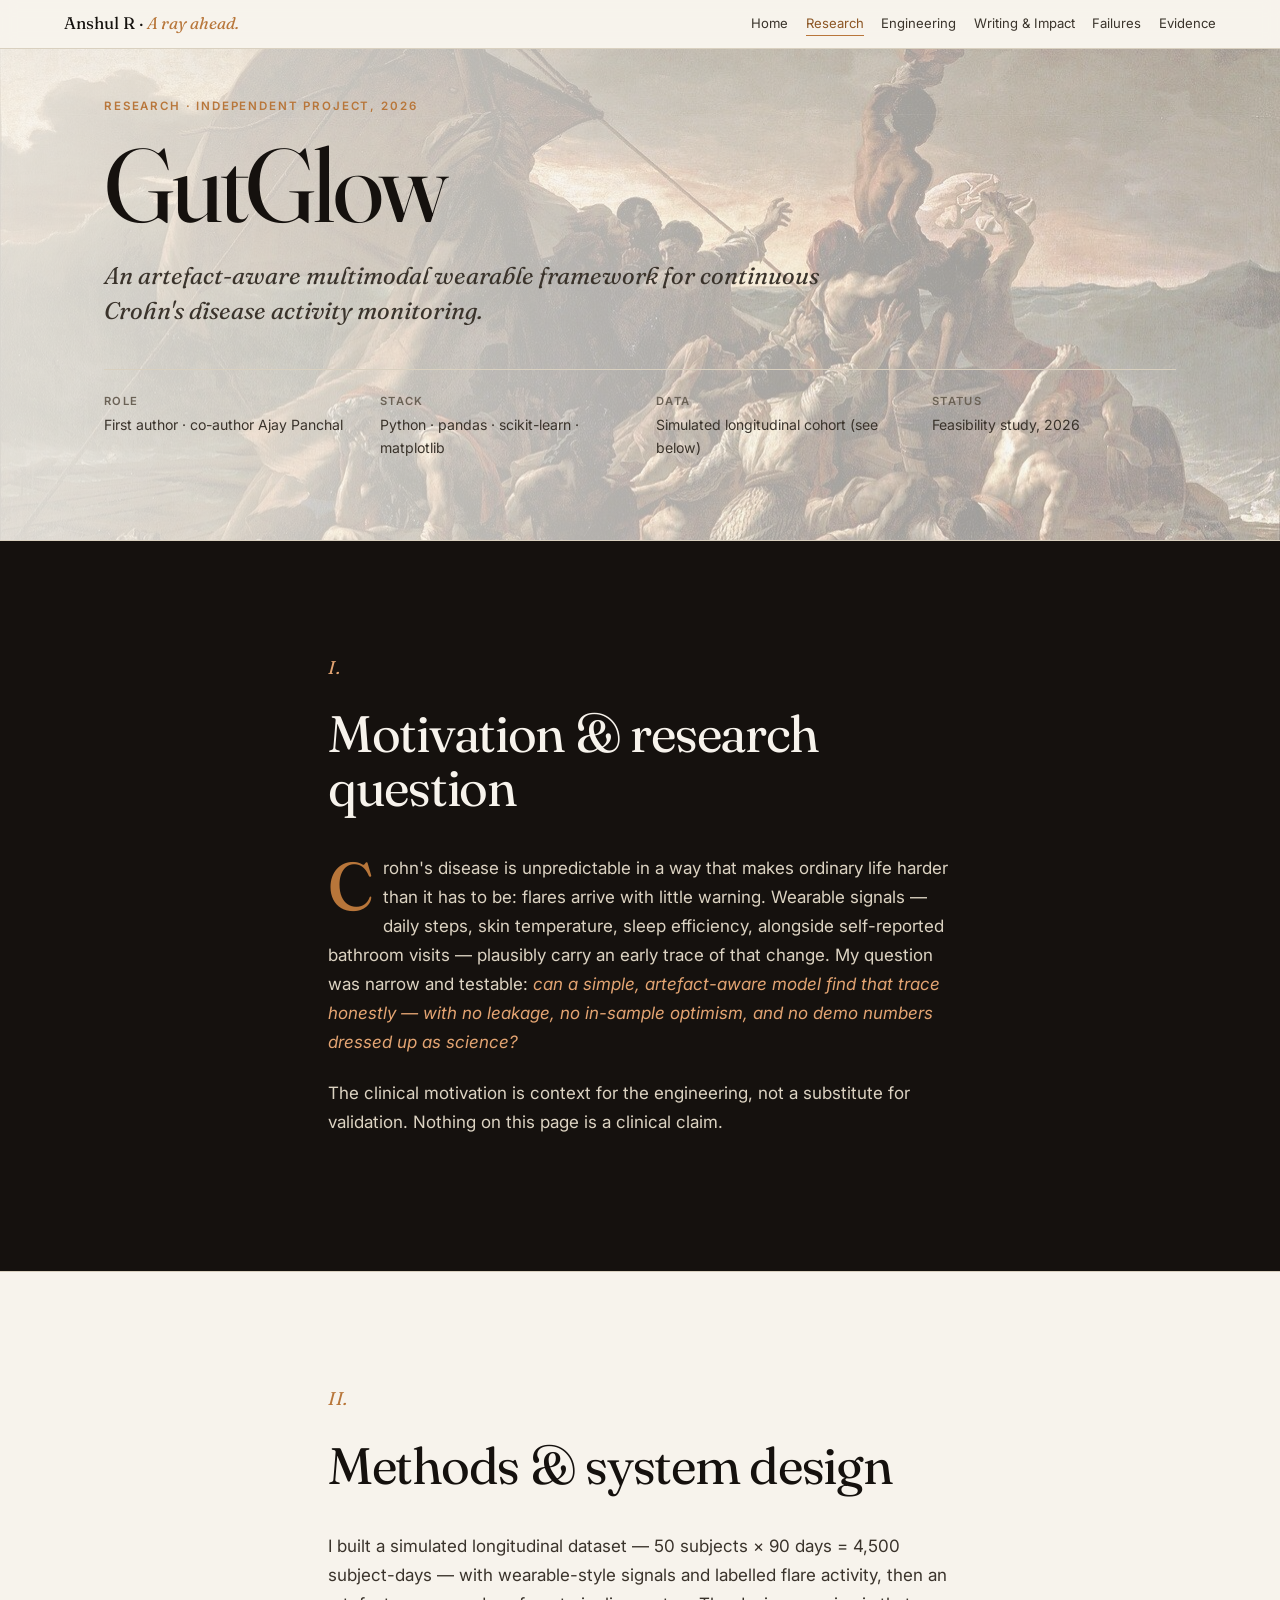
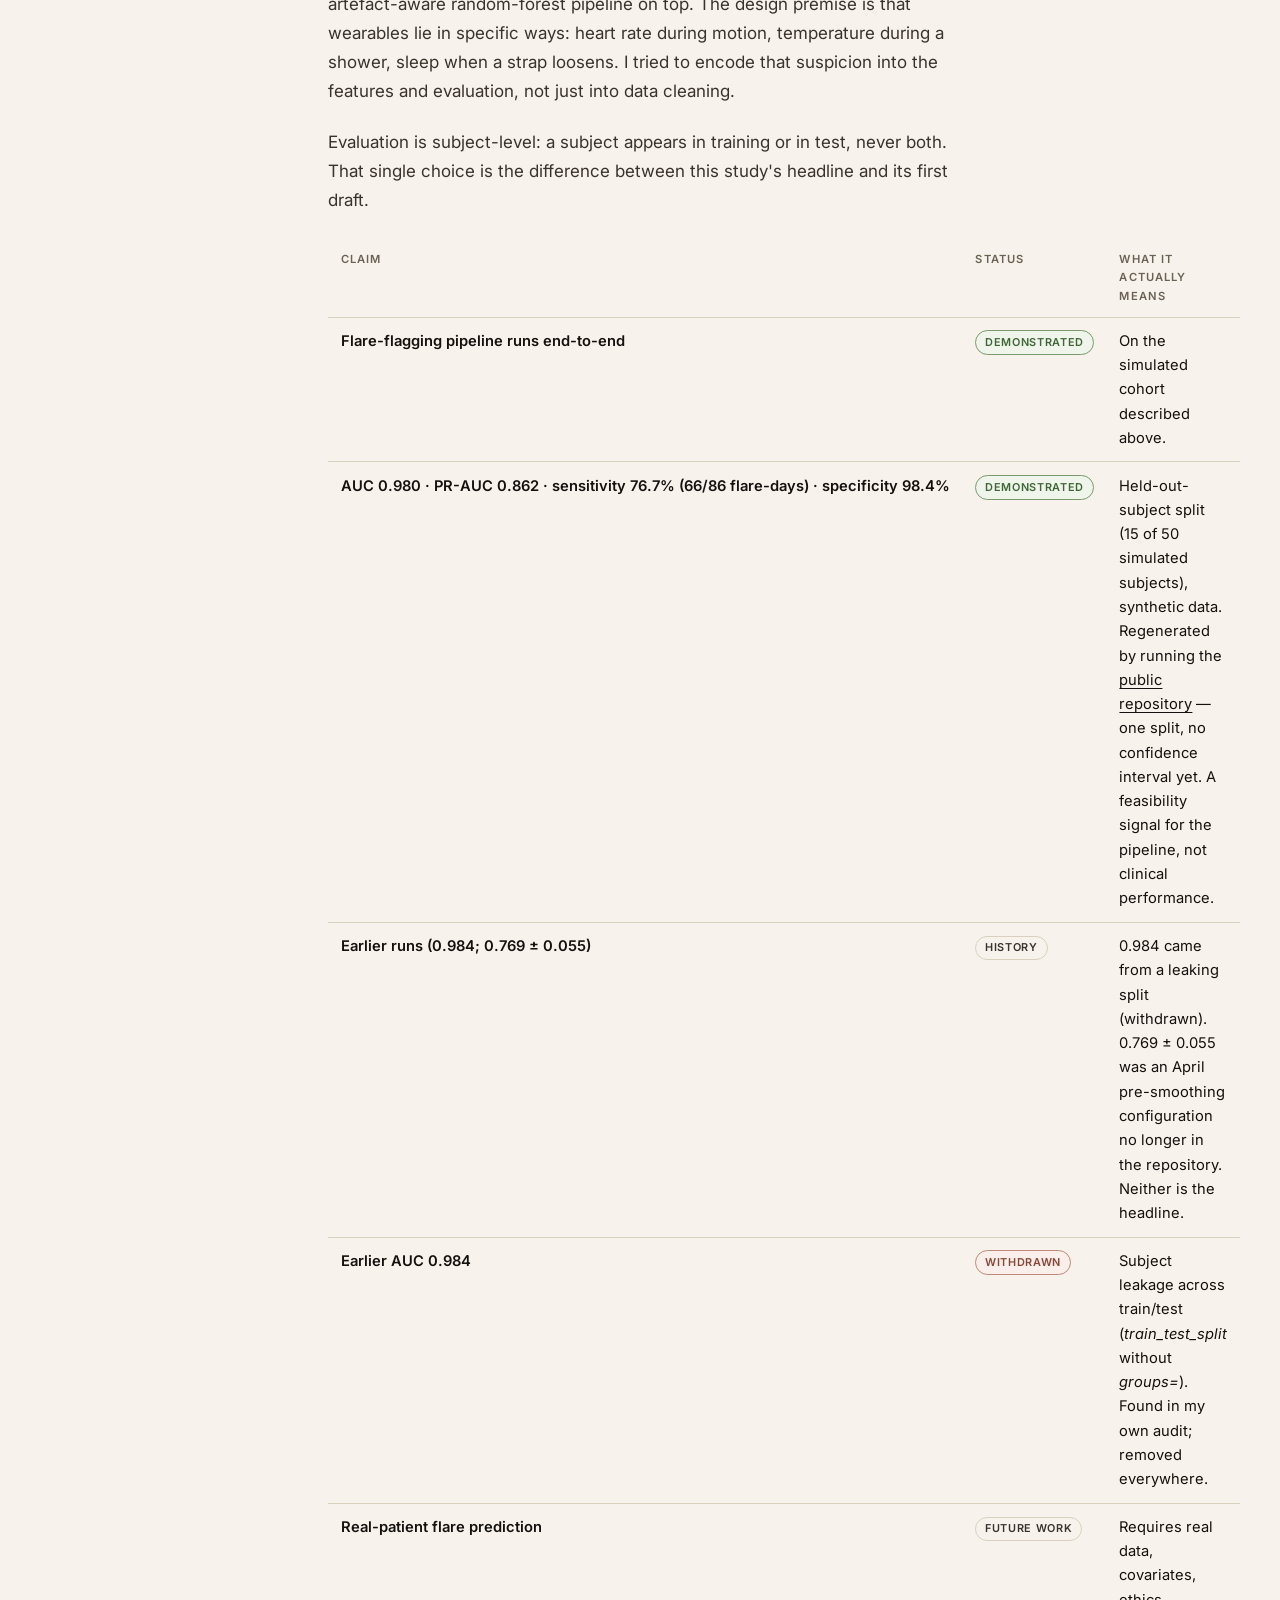
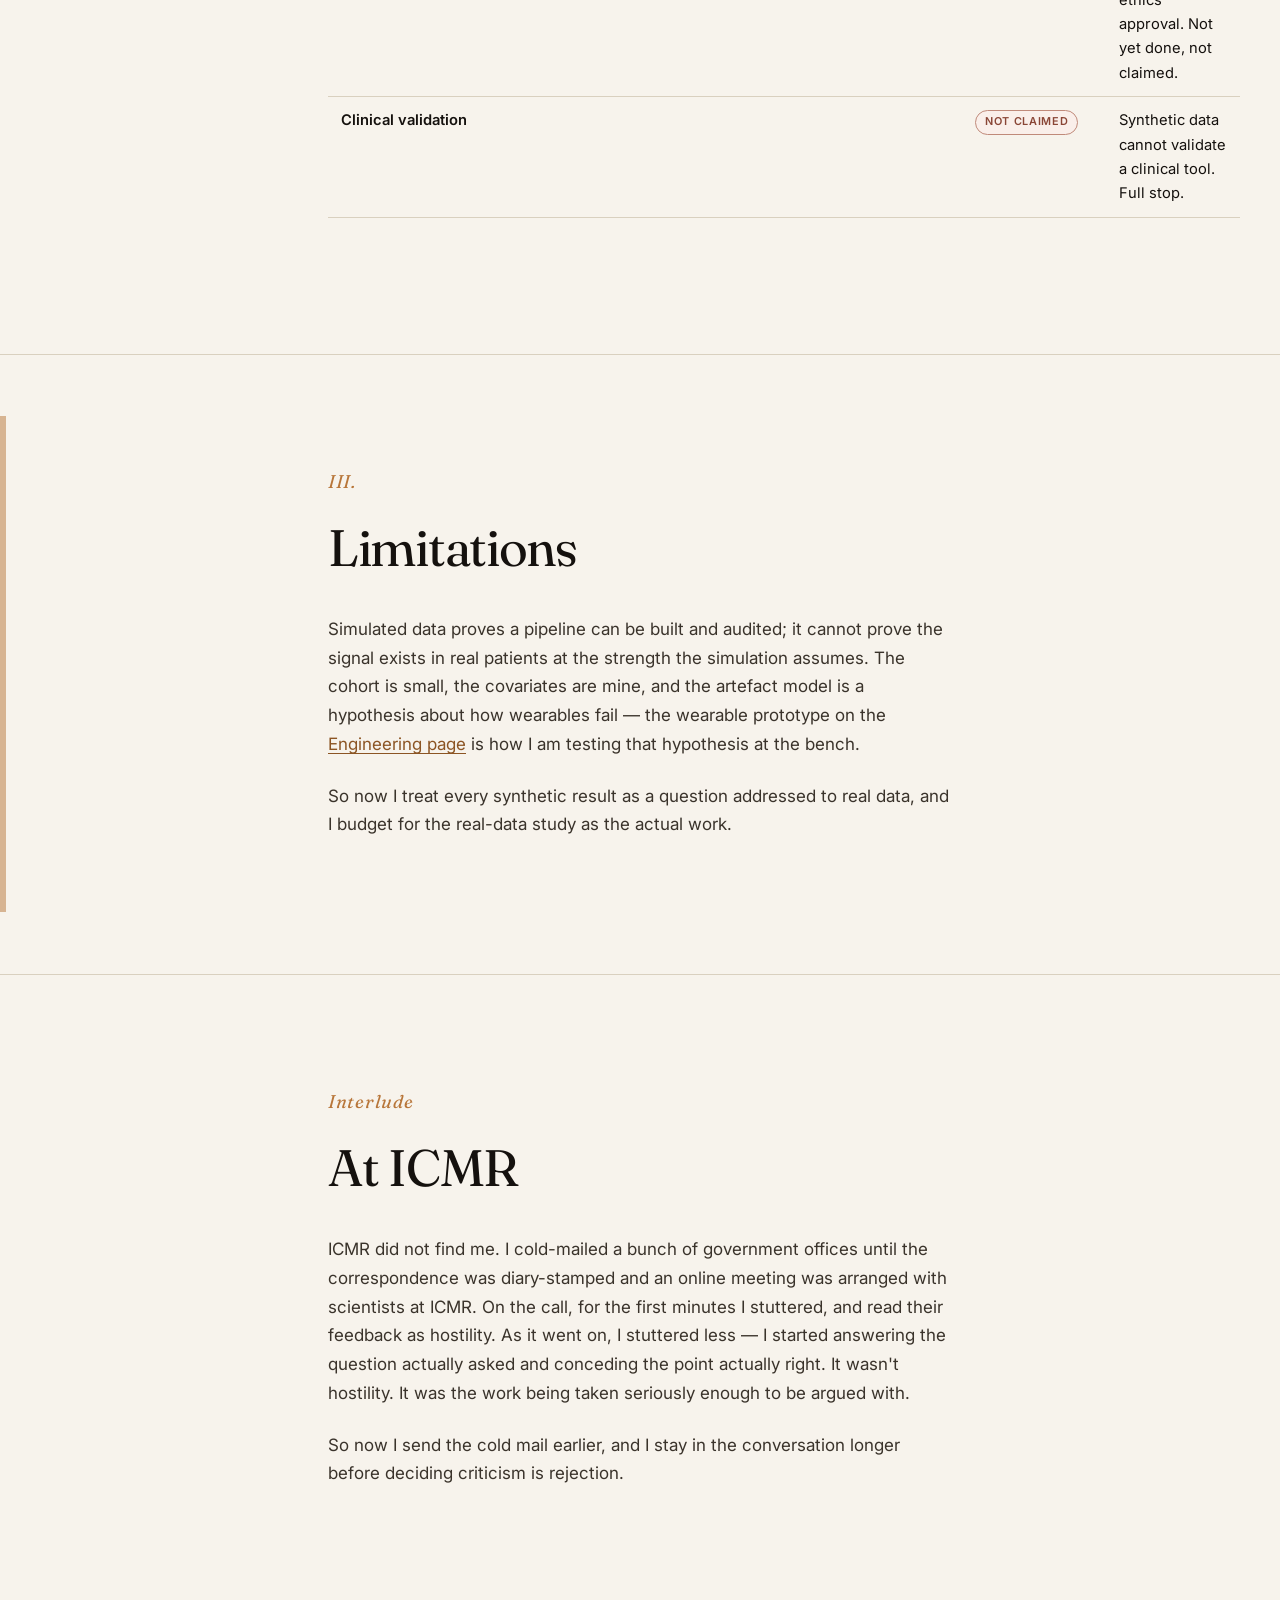
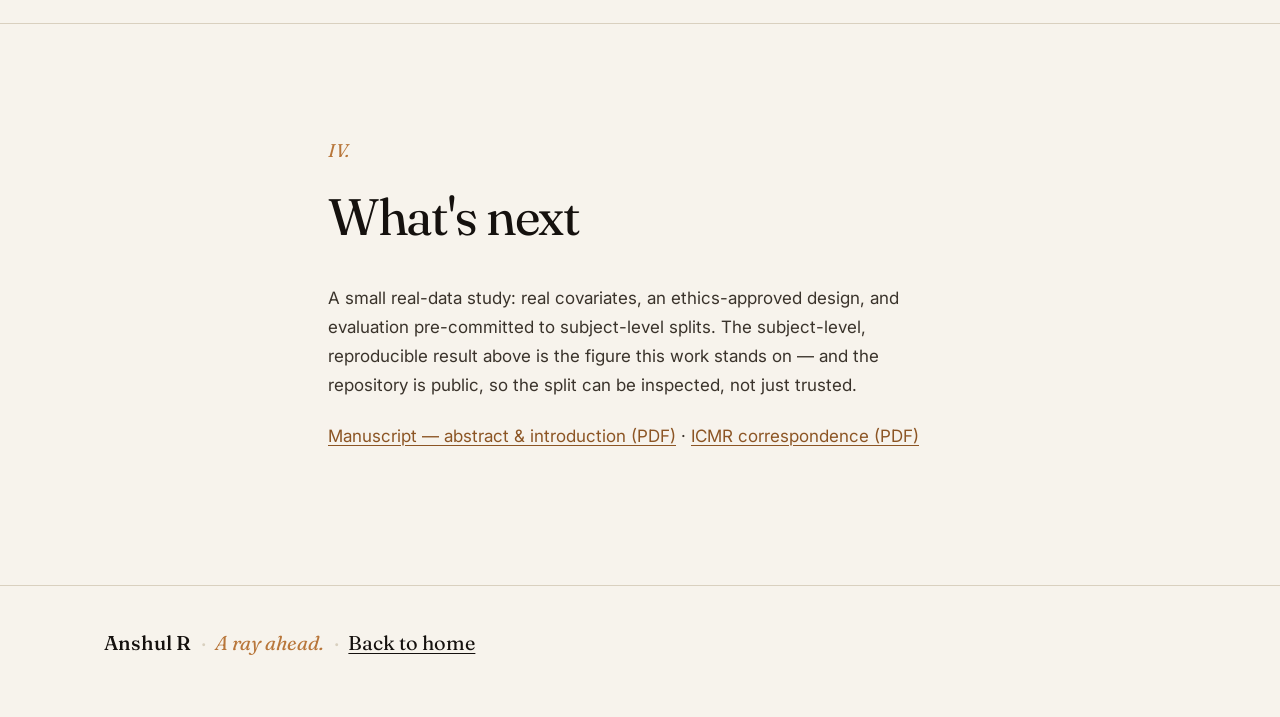
<file: research.html>
<!doctype html>
<html lang="en">
<head>
<meta charset="utf-8" />
<meta name="viewport" content="width=device-width, initial-scale=1" />
<title>Research — GutGlow · Anshul R</title>
<meta name="description" content="GutGlow: an artefact-aware multimodal wearable framework for continuous Crohn's disease activity monitoring. A synthetic-data feasibility study, audited honestly — what it demonstrates, and what it does not." />
<link rel="preconnect" href="https://fonts.googleapis.com">
<link rel="preconnect" href="https://fonts.gstatic.com" crossorigin>
<link href="https://fonts.googleapis.com/css2?family=Fraunces:opsz,wght@9..144,300;9..144,400;9..144,500;9..144,600;9..144,700&family=Inter:wght@300;400;500;600;700&display=swap" rel="stylesheet">
<link rel="stylesheet" href="styles.css" />
<link rel="stylesheet" href="project.css" />
</head>
<body class="page-project">

<div class="topbar"><div class="container topbar__inner">
  <a class="topbar__brand" href="index.html">Anshul R · <em>A ray ahead.</em></a>
  <nav class="topbar__nav" aria-label="Site">
    <a href="index.html">Home</a><a href="research.html" aria-current="page">Research</a><a href="engineering.html">Engineering</a><a href="intellectual.html">Writing &amp; Impact</a><a href="failures.html">Failures</a><a href="evidence.html">Evidence</a>
  </nav>
</div></div>

<header class="page-header page-header--bg-gutglow">
  <div class="container">
    <p class="eyebrow">Research · Independent project, 2026</p>
    <h1 class="page-header__title">GutGlow</h1>
    <p class="page-header__subtitle">An artefact-aware multimodal wearable framework for continuous Crohn's disease activity monitoring.</p>
    <ul class="page-header__meta">
      <li><span>Role</span> First author · co-author Ajay Panchal</li>
      <li><span>Stack</span> Python · pandas · scikit-learn · matplotlib</li>
      <li><span>Data</span> Simulated longitudinal cohort (see below)</li>
      <li><span>Status</span> Feasibility study, 2026</li>
    </ul>
  </div>
</header>

<main>
<section class="exhibit exhibit--dark"><div class="container container--narrow">
  <p class="exhibit__num">I.</p><h2 class="exhibit__title">Motivation &amp; research question</h2>
  <p class="exhibit__body has-dropcap">Crohn's disease is unpredictable in a way that makes ordinary life harder than it has to be: flares arrive with little warning. Wearable signals — daily steps, skin temperature, sleep efficiency, alongside self-reported bathroom visits — plausibly carry an early trace of that change. My question was narrow and testable: <em>can a simple, artefact-aware model find that trace honestly — with no leakage, no in-sample optimism, and no demo numbers dressed up as science?</em></p>
  <p class="exhibit__body">The clinical motivation is context for the engineering, not a substitute for validation. Nothing on this page is a clinical claim.</p>
</div></section>

<section class="exhibit"><div class="container container--narrow">
  <p class="exhibit__num">II.</p><h2 class="exhibit__title">Methods &amp; system design</h2>
  <p class="exhibit__body">I built a simulated longitudinal dataset — 50 subjects × 90 days = 4,500 subject-days — with wearable-style signals and labelled flare activity, then an artefact-aware random-forest pipeline on top. The design premise is that wearables lie in specific ways: heart rate during motion, temperature during a shower, sleep when a strap loosens. I tried to encode that suspicion into the features and evaluation, not just into data cleaning.</p>
  <p class="exhibit__body">Evaluation is subject-level: a subject appears in training or in test, never both. That single choice is the difference between this study's headline and its first draft.</p>
  <table class="status-table" aria-label="Demonstrated versus proposed">
    <thead><tr><th>Claim</th><th>Status</th><th>What it actually means</th></tr></thead>
    <tbody>
      <tr><td>Flare-flagging pipeline runs end-to-end</td><td><span class="tag tag--done">Demonstrated</span></td><td>On the simulated cohort described above.</td></tr>
      <tr><td>AUC 0.980 · PR-AUC 0.862 · sensitivity 76.7% (66/86 flare-days) · specificity 98.4%</td><td><span class="tag tag--done">Demonstrated</span></td><td>Held-out-subject split (15 of 50 simulated subjects), synthetic data. Regenerated by running the <a href="https://github.com/ranshul156-crypto/GutGlow" target="_blank" rel="noopener">public repository</a> — one split, no confidence interval yet. A feasibility signal for the pipeline, not clinical performance.</td></tr>
      <tr><td>Earlier runs (0.984; 0.769 ± 0.055)</td><td><span class="tag">History</span></td><td>0.984 came from a leaking split (withdrawn). 0.769 ± 0.055 was an April pre-smoothing configuration no longer in the repository. Neither is the headline.</td></tr>
      <tr><td>Earlier AUC 0.984</td><td><span class="tag tag--no">Withdrawn</span></td><td>Subject leakage across train/test (<em>train_test_split</em> without <em>groups=</em>). Found in my own audit; removed everywhere.</td></tr>
      <tr><td>Real-patient flare prediction</td><td><span class="tag">Future work</span></td><td>Requires real data, covariates, ethics approval. Not yet done, not claimed.</td></tr>
      <tr><td>Clinical validation</td><td><span class="tag tag--no">Not claimed</span></td><td>Synthetic data cannot validate a clinical tool. Full stop.</td></tr>
    </tbody>
  </table>
</div></section>

<section class="exhibit exhibit--inverse"><div class="container container--narrow">
  <p class="exhibit__num">III.</p><h2 class="exhibit__title">Limitations</h2>
  <p class="exhibit__body">Simulated data proves a pipeline can be built and audited; it cannot prove the signal exists in real patients at the strength the simulation assumes. The cohort is small, the covariates are mine, and the artefact model is a hypothesis about how wearables fail — the wearable prototype on the <a href="engineering.html">Engineering page</a> is how I am testing that hypothesis at the bench.</p>
  <p class="exhibit__body">So now I treat every synthetic result as a question addressed to real data, and I budget for the real-data study as the actual work.</p>
</div></section>

<section class="exhibit"><div class="container container--narrow">
  <p class="exhibit__num">Interlude</p><h2 class="exhibit__title">At ICMR</h2>
    <p class="exhibit__body">ICMR did not find me. I cold-mailed a bunch of government offices until the correspondence was diary-stamped and an online meeting was arranged with scientists at ICMR. On the call, for the first minutes I stuttered, and read their feedback as hostility. As it went on, I stuttered less — I started answering the question actually asked and conceding the point actually right. It wasn't hostility. It was the work being taken seriously enough to be argued with.</p>
    <p class="exhibit__body">So now I send the cold mail earlier, and I stay in the conversation longer before deciding criticism is rejection.</p>
  </div></section>

<section class="exhibit"><div class="container container--narrow">
  <p class="exhibit__num">IV.</p><h2 class="exhibit__title">What's next</h2>
  <p class="exhibit__body">A small real-data study: real covariates, an ethics-approved design, and evaluation pre-committed to subject-level splits. The subject-level, reproducible result above is the figure this work stands on — and the repository is public, so the split can be inspected, not just trusted.</p>
  <p class="exhibit__body"><a href="assets/docs/gutglow-abstract-and-introduction.pdf" target="_blank" rel="noopener">Manuscript — abstract &amp; introduction (PDF)</a> · <a href="assets/docs/gutglow-icmr-correspondence-2026.pdf" target="_blank" rel="noopener">ICMR correspondence (PDF)</a></p>
</div></section>
</main>

<footer class="footer footer--project"><div class="container">
  <p class="footer__line"><span class="footer__name">Anshul R</span><span class="footer__sep">·</span><span class="footer__italic">A ray ahead.</span><span class="footer__sep">·</span><a href="index.html">Back to home</a></p>
</div></footer>
</body>
</html>
</file>
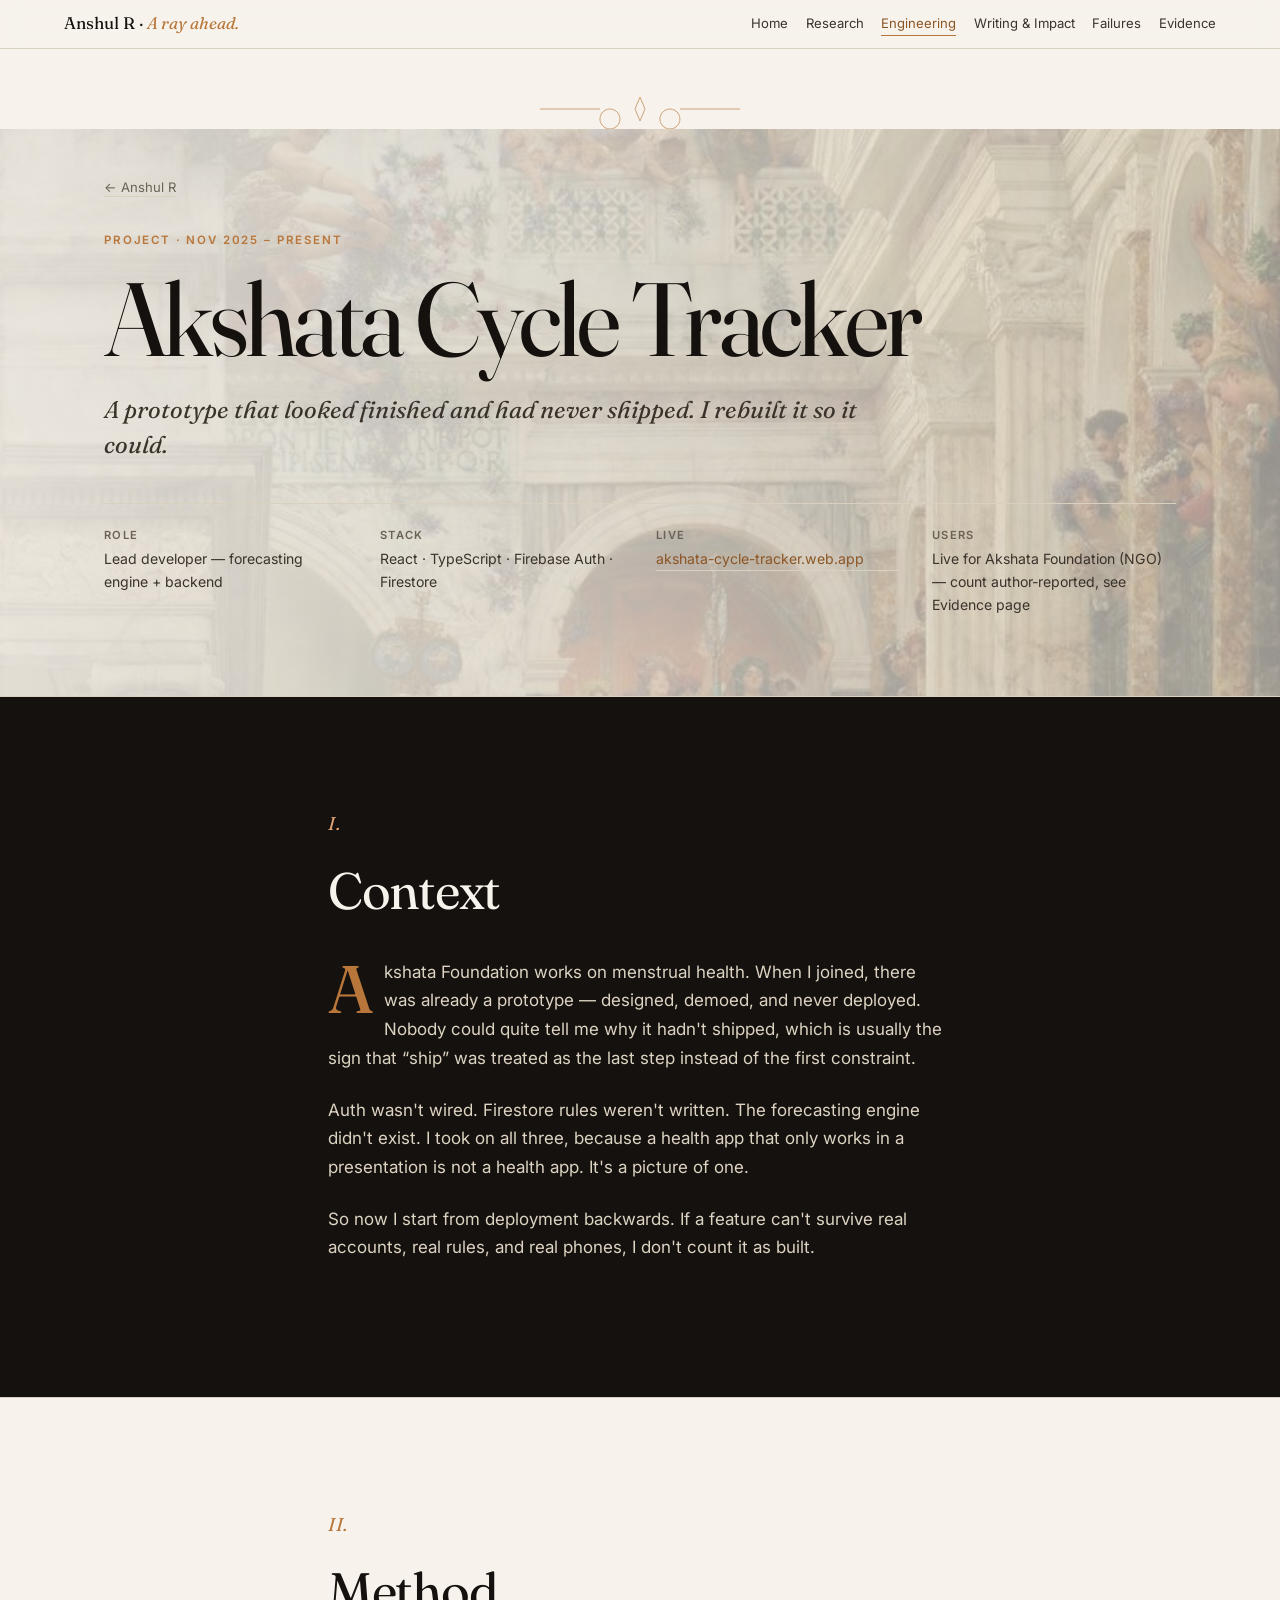
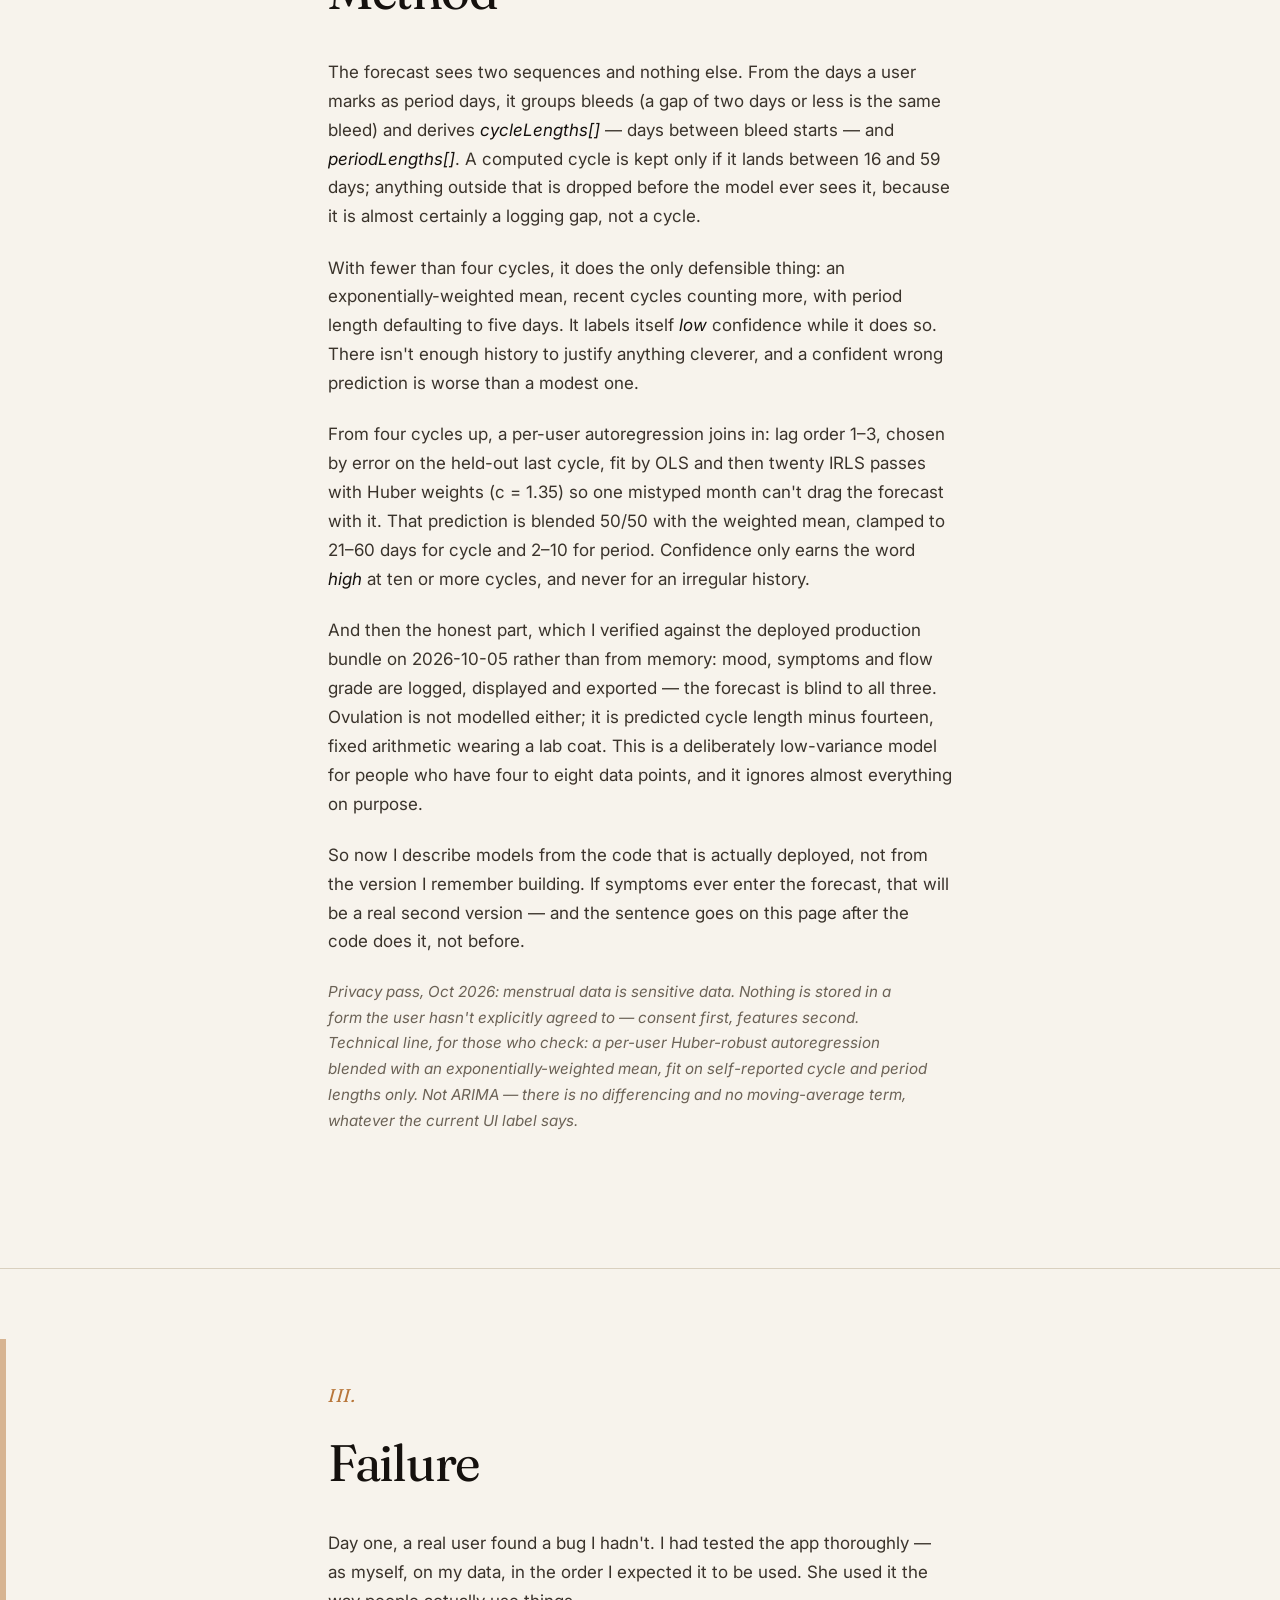
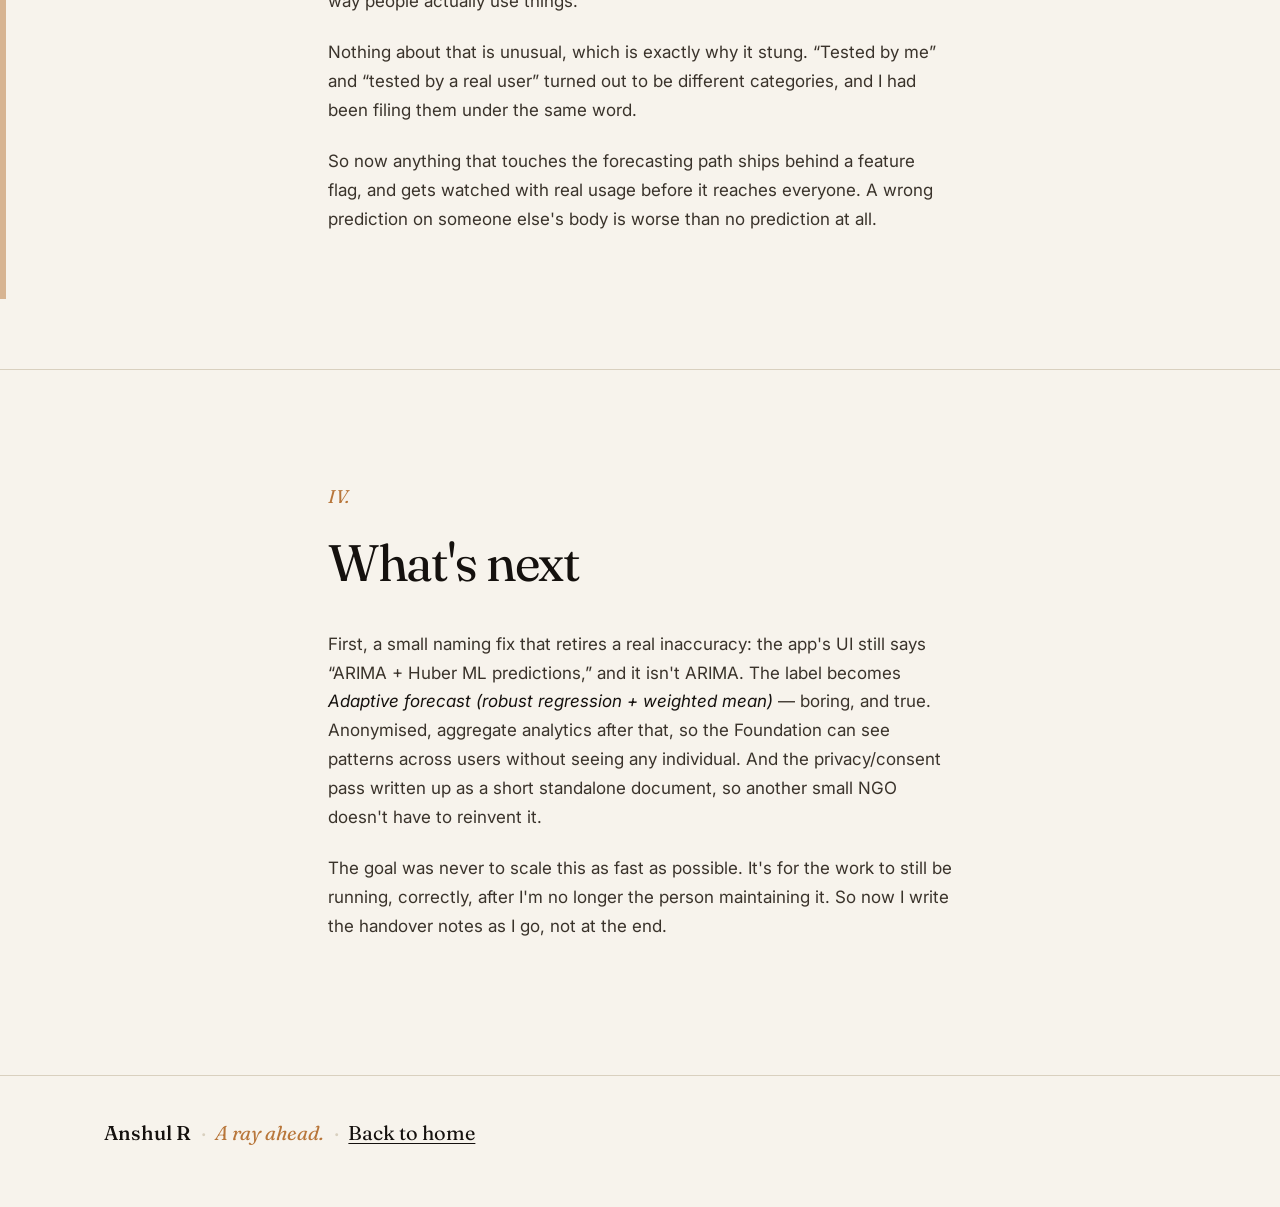
<file: projects/akshata.html>
<!doctype html>
<html lang="en">
<head>
<meta charset="utf-8" />
<meta name="viewport" content="width=device-width, initial-scale=1" />
<title>Akshata Cycle Tracker — Anshul R</title>
<meta name="description" content="Rebuilding a menstrual-health prototype that never shipped — a deliberately low-variance forecast fit on cycle dates only, and what ~60 real users taught me." />

<link rel="preconnect" href="https://fonts.googleapis.com">
<link rel="preconnect" href="https://fonts.gstatic.com" crossorigin>
<link href="https://fonts.googleapis.com/css2?family=Fraunces:opsz,wght@9..144,300;9..144,400;9..144,500;9..144,600&family=Inter:wght@300;400;500;600&family=Cormorant+Garamond:ital,wght@0,400;0,500;1,400&display=swap" rel="stylesheet">

<link rel="stylesheet" href="../styles.css" />
<link rel="stylesheet" href="../project.css" />
</head>
<body class="page-project">
<div class="topbar"><div class="container topbar__inner"><a class="topbar__brand" href="../index.html">Anshul R · <em>A ray ahead.</em></a><nav class="topbar__nav" aria-label="Site"><a href="../index.html">Home</a><a href="../research.html">Research</a><a href="../engineering.html" aria-current="page">Engineering</a><a href="../intellectual.html">Writing &amp; Impact</a><a href="../failures.html">Failures</a><a href="../evidence.html">Evidence</a></nav></div></div>


<div class="ornament ornament--top" aria-hidden="true">
  <svg viewBox="0 0 200 40" width="200" height="40"><path d="M0 20 L60 20 M140 20 L200 20 M70 20 a10 10 0 1 1 -0.1 0 M130 20 a10 10 0 1 1 -0.1 0 M100 8 L95 20 L100 32 L105 20 Z" fill="none" stroke="currentColor" stroke-width="1"/></svg>
</div>

<header class="page-header page-header--bg-akshata">
  <div class="container">
    <p class="page-header__crumb"><a href="../index.html">&larr; Anshul R</a></p>
    <p class="eyebrow">Project · Nov 2025 – present</p>
    <h1 class="page-header__title">Akshata Cycle Tracker</h1>
    <p class="page-header__subtitle">
      A prototype that looked finished and had never shipped. I rebuilt it so it could.
    </p>
    <ul class="page-header__meta">
      <li><span>Role</span> Lead developer — forecasting engine + backend</li>
      <li><span>Stack</span> React · TypeScript · Firebase Auth · Firestore</li>
      <li><span>Live</span> <a href="https://akshata-cycle-tracker.web.app" target="_blank" rel="noopener">akshata-cycle-tracker.web.app</a></li>
      <li><span>Users</span> Live for Akshata Foundation (NGO) — count author-reported, see Evidence page</li>
    </ul>
  </div>
</header>


<main>

<section class="exhibit exhibit--dark">
  <div class="container container--narrow">
    <p class="exhibit__num">I.</p>
    <h2 class="exhibit__title">Context</h2>
    <p class="exhibit__body has-dropcap">
      Akshata Foundation works on menstrual health. When I joined, there was already a prototype — designed, demoed, and never deployed. Nobody could quite tell me why it hadn't shipped, which is usually the sign that “ship” was treated as the last step instead of the first constraint.
    </p>
    <p class="exhibit__body">
      Auth wasn't wired. Firestore rules weren't written. The forecasting engine didn't exist. I took on all three, because a health app that only works in a presentation is not a health app. It's a picture of one.
    </p>
    <p class="exhibit__body">
      So now I start from deployment backwards. If a feature can't survive real accounts, real rules, and real phones, I don't count it as built.
    </p>
  </div>
</section>

<section class="exhibit">
  <div class="container container--narrow">
    <p class="exhibit__num">II.</p>
    <h2 class="exhibit__title">Method</h2>
    <p class="exhibit__body">
      The forecast sees two sequences and nothing else. From the days a user marks as period days, it groups bleeds (a gap of two days or less is the same bleed) and derives <em>cycleLengths[]</em> — days between bleed starts — and <em>periodLengths[]</em>. A computed cycle is kept only if it lands between 16 and 59 days; anything outside that is dropped before the model ever sees it, because it is almost certainly a logging gap, not a cycle.
    </p>
    <p class="exhibit__body">
      With fewer than four cycles, it does the only defensible thing: an exponentially-weighted mean, recent cycles counting more, with period length defaulting to five days. It labels itself <em>low</em> confidence while it does so. There isn't enough history to justify anything cleverer, and a confident wrong prediction is worse than a modest one.
    </p>
    <p class="exhibit__body">
      From four cycles up, a per-user autoregression joins in: lag order 1–3, chosen by error on the held-out last cycle, fit by OLS and then twenty IRLS passes with Huber weights (c = 1.35) so one mistyped month can't drag the forecast with it. That prediction is blended 50/50 with the weighted mean, clamped to 21–60 days for cycle and 2–10 for period. Confidence only earns the word <em>high</em> at ten or more cycles, and never for an irregular history.
    </p>
    <p class="exhibit__body">
      And then the honest part, which I verified against the deployed production bundle on 2026-10-05 rather than from memory: mood, symptoms and flow grade are logged, displayed and exported — the forecast is blind to all three. Ovulation is not modelled either; it is predicted cycle length minus fourteen, fixed arithmetic wearing a lab coat. This is a deliberately low-variance model for people who have four to eight data points, and it ignores almost everything on purpose.
    </p>
    <p class="exhibit__body">
      So now I describe models from the code that is actually deployed, not from the version I remember building. If symptoms ever enter the forecast, that will be a real second version — and the sentence goes on this page after the code does it, not before.
    </p>
    <p class="exhibit__body exhibit__body--quiet">
      Privacy pass, Oct 2026: menstrual data is sensitive data. Nothing is stored in a form the user hasn't explicitly agreed to — consent first, features second.<br>
      Technical line, for those who check: a per-user Huber-robust autoregression blended with an exponentially-weighted mean, fit on self-reported cycle and period lengths only. Not ARIMA — there is no differencing and no moving-average term, whatever the current UI label says.
    </p>
  </div>
</section>

<section class="exhibit exhibit--inverse">
  <div class="container container--narrow">
    <p class="exhibit__num">III.</p>
    <h2 class="exhibit__title">Failure</h2>
    <p class="exhibit__body">
      Day one, a real user found a bug I hadn't. I had tested the app thoroughly — as myself, on my data, in the order I expected it to be used. She used it the way people actually use things.
    </p>
    <p class="exhibit__body">
      Nothing about that is unusual, which is exactly why it stung. “Tested by me” and “tested by a real user” turned out to be different categories, and I had been filing them under the same word.
    </p>
    <p class="exhibit__body">
      So now anything that touches the forecasting path ships behind a feature flag, and gets watched with real usage before it reaches everyone. A wrong prediction on someone else's body is worse than no prediction at all.
    </p>
  </div>
</section>

<section class="exhibit">
  <div class="container container--narrow">
    <p class="exhibit__num">IV.</p>
    <h2 class="exhibit__title">What's next</h2>
    <p class="exhibit__body">
      First, a small naming fix that retires a real inaccuracy: the app's UI still says “ARIMA + Huber ML predictions,” and it isn't ARIMA. The label becomes <em>Adaptive forecast (robust regression + weighted mean)</em> — boring, and true. Anonymised, aggregate analytics after that, so the Foundation can see patterns across users without seeing any individual. And the privacy/consent pass written up as a short standalone document, so another small NGO doesn't have to reinvent it.
    </p>
    <p class="exhibit__body">
      The goal was never to scale this as fast as possible. It's for the work to still be running, correctly, after I'm no longer the person maintaining it. So now I write the handover notes as I go, not at the end.
    </p>
  </div>
</section>

</main>

<footer class="footer footer--project">
  <div class="container">
    <p class="footer__line">
      <span class="footer__name">Anshul R</span>
      <span class="footer__sep">·</span>
      <span class="footer__italic">A ray ahead.</span>
      <span class="footer__sep">·</span>
      <a href="../index.html">Back to home</a>
    </p>
  </div>
</footer>

</body>
</html>
</file>
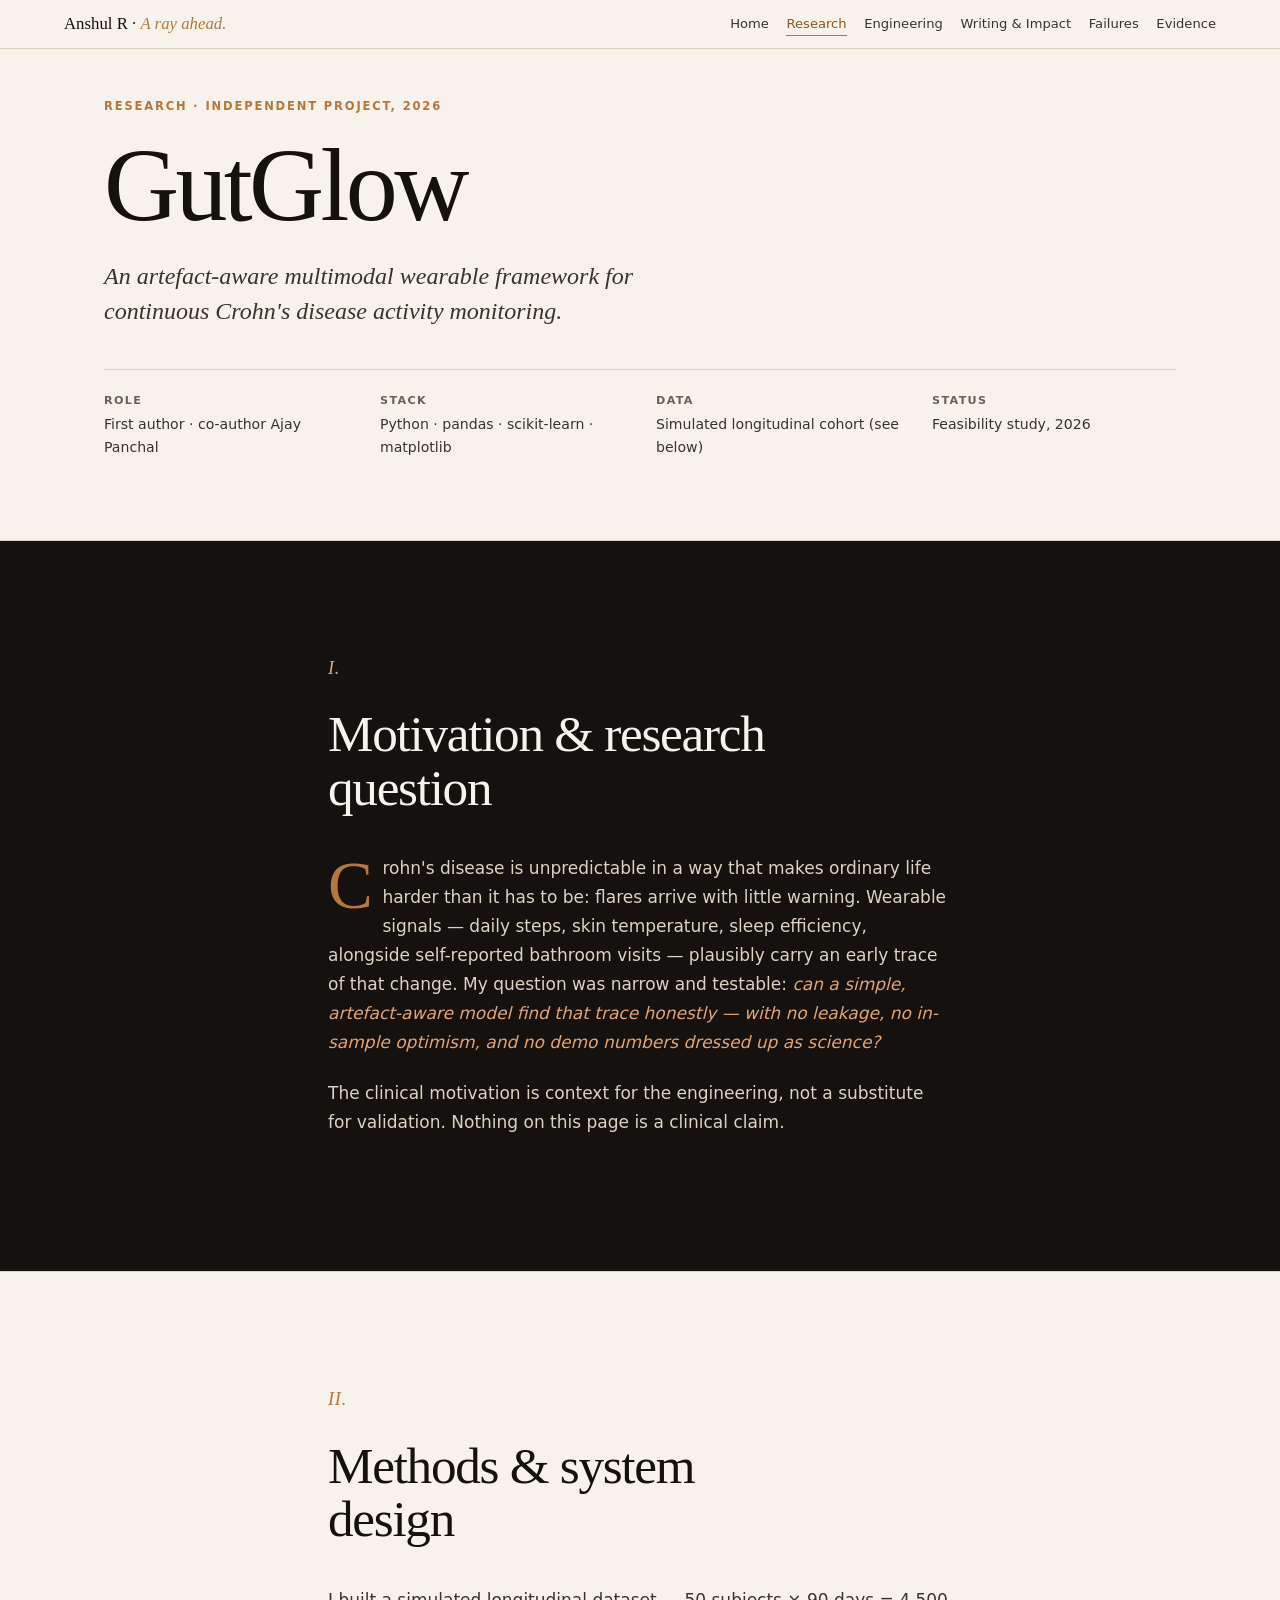
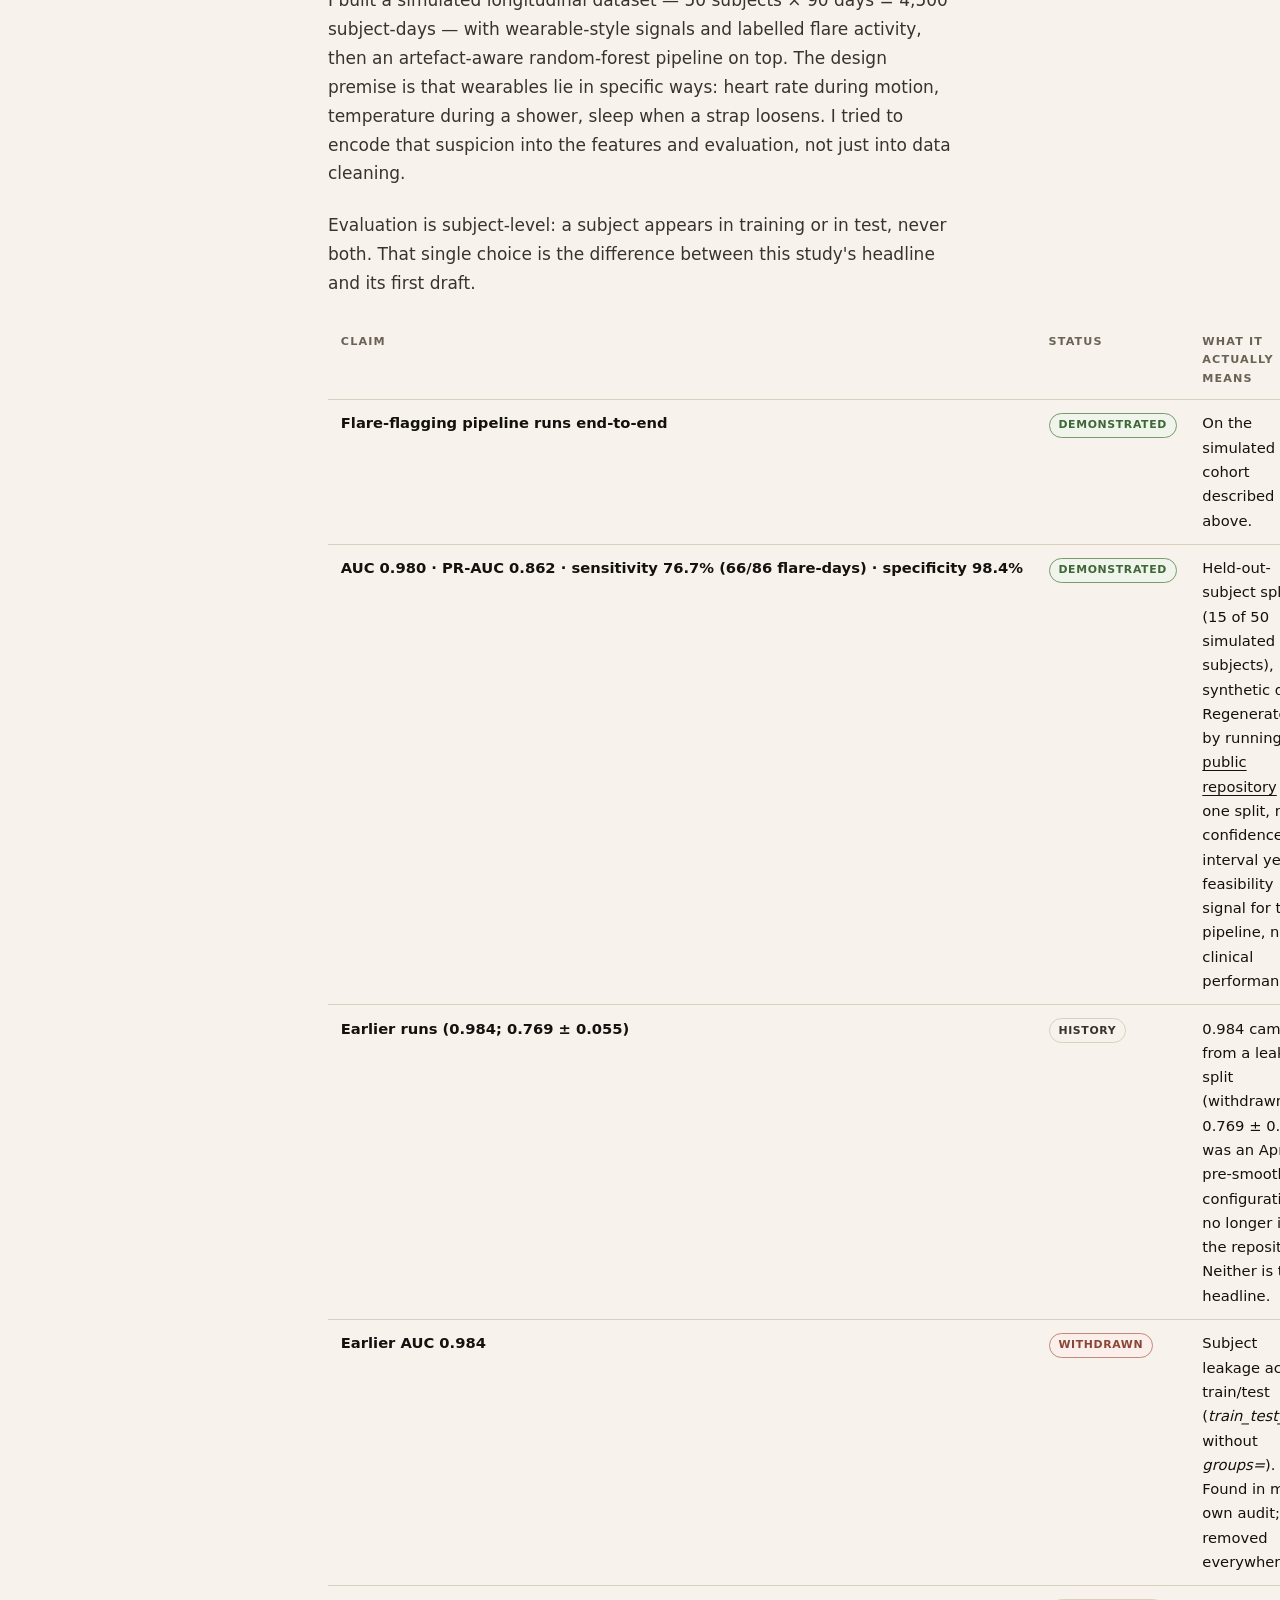
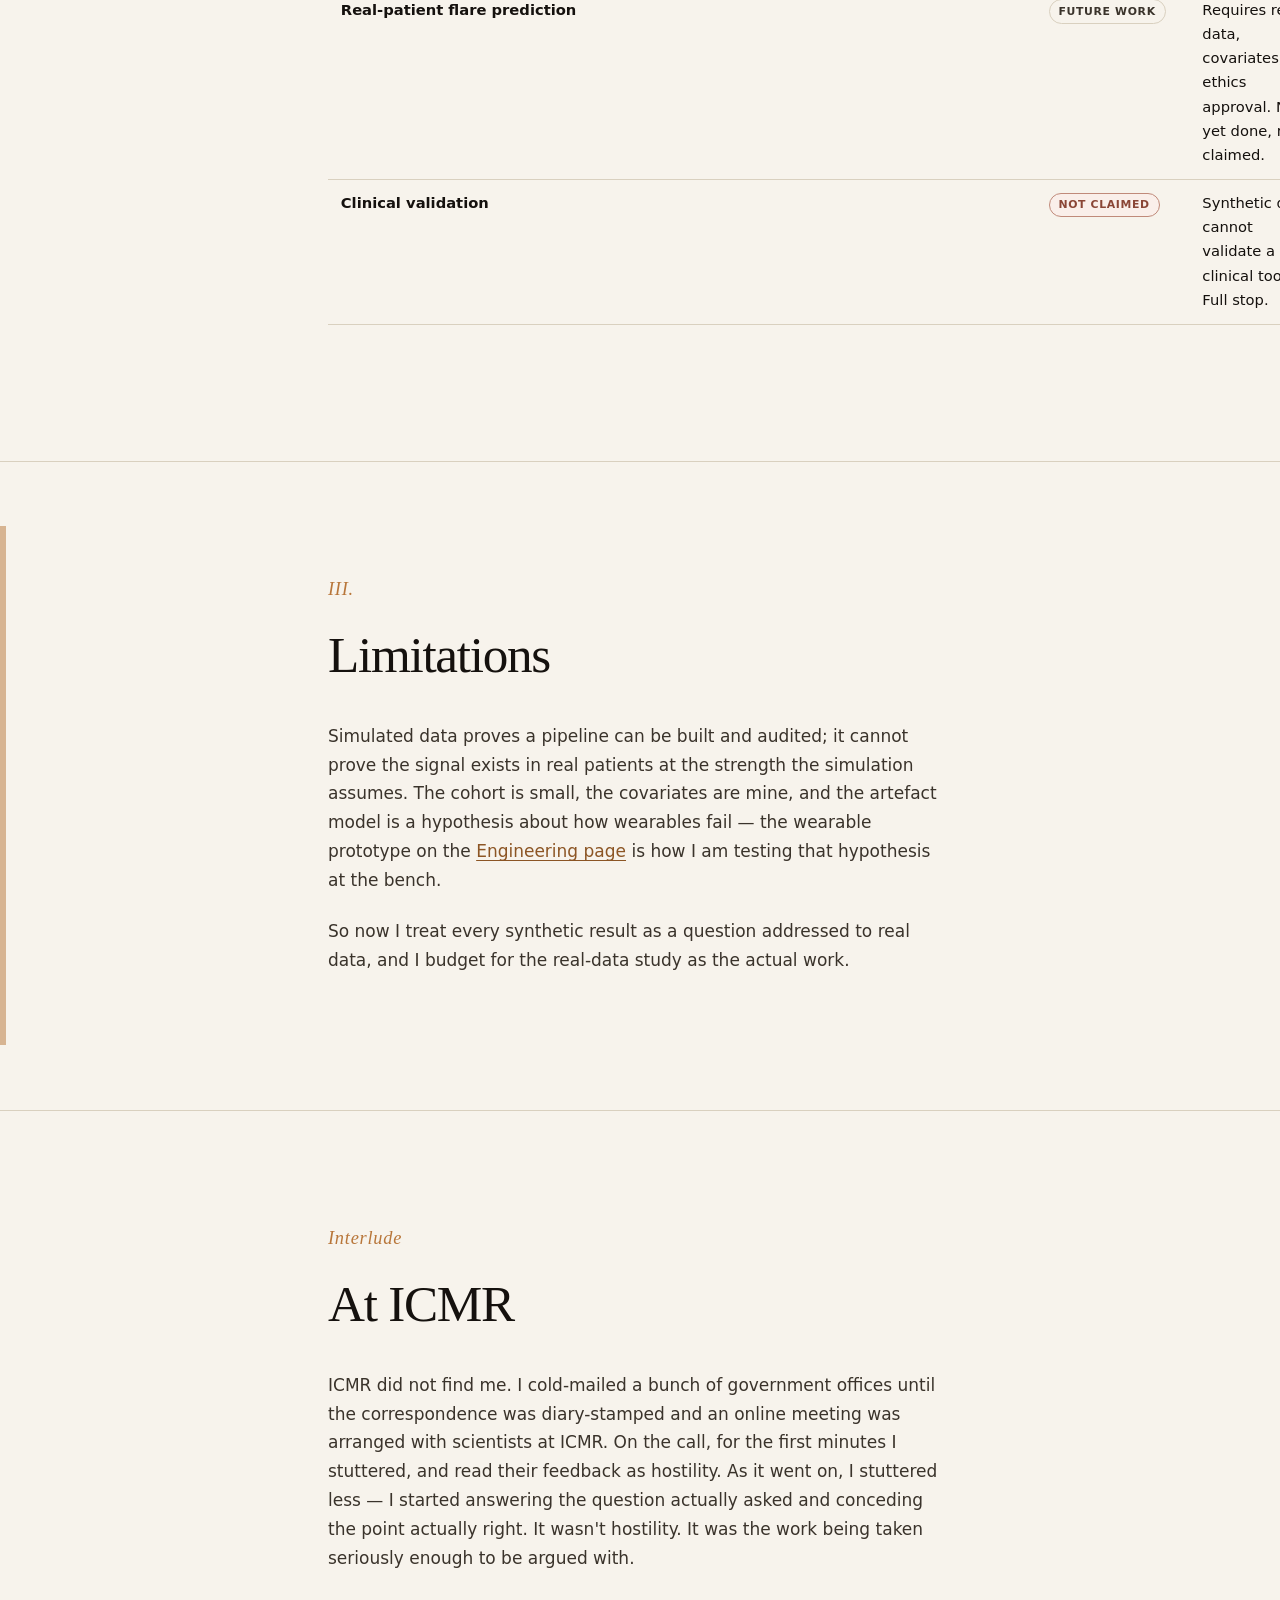
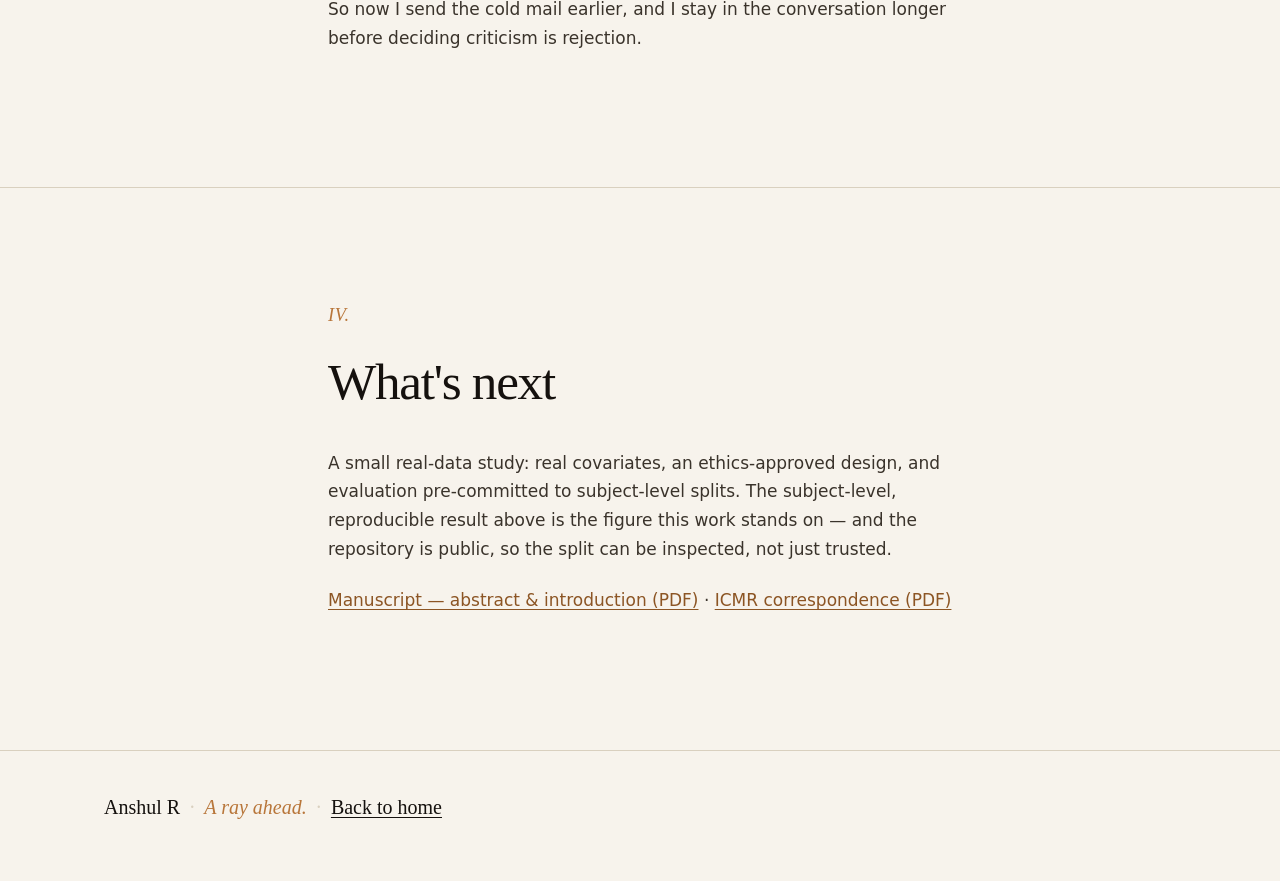
<file: projects/gutglow.html>
<!doctype html>
<html lang="en"><head><meta charset="utf-8">
<title>GutGlow — moved</title>
<meta http-equiv="refresh" content="0; url=../research.html">
<link rel="canonical" href="../research.html">
</head><body><p>GutGlow now lives on the <a href="../research.html">Research page</a>.</p></body></html>
</file>
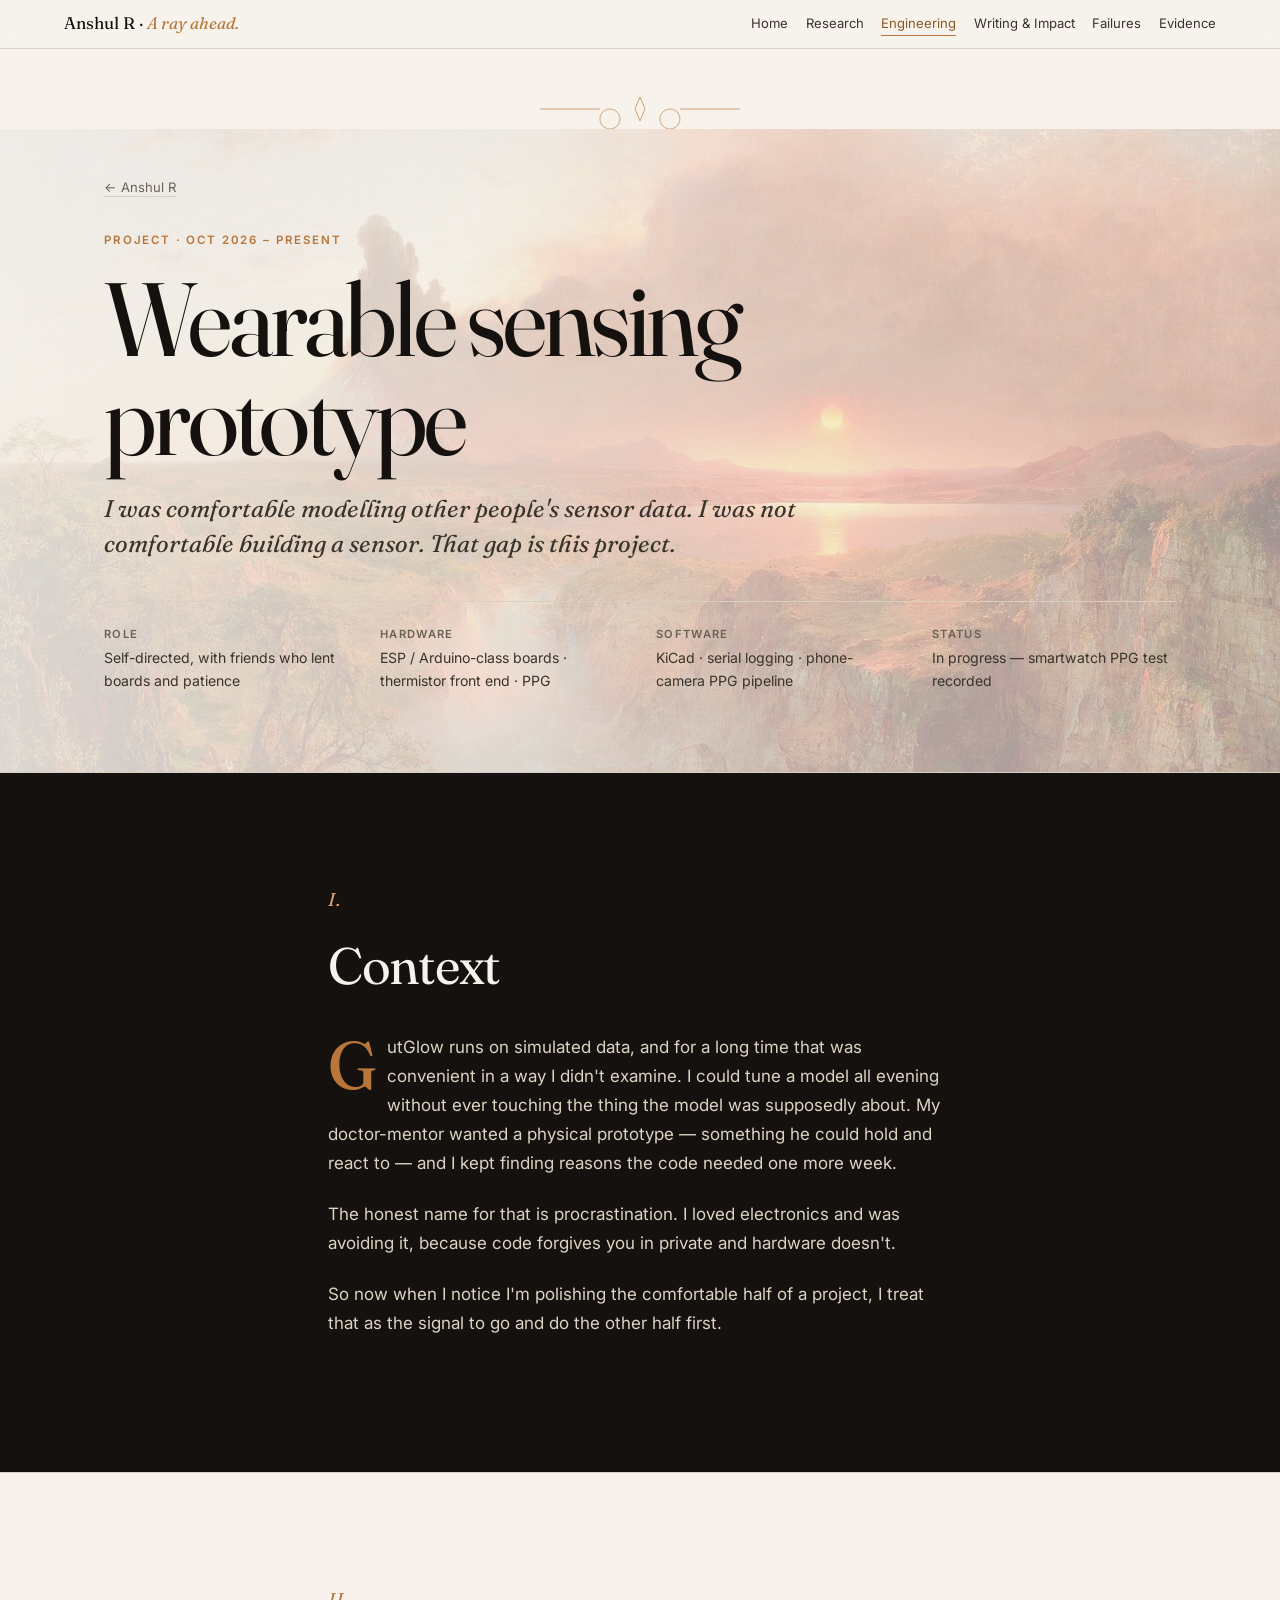
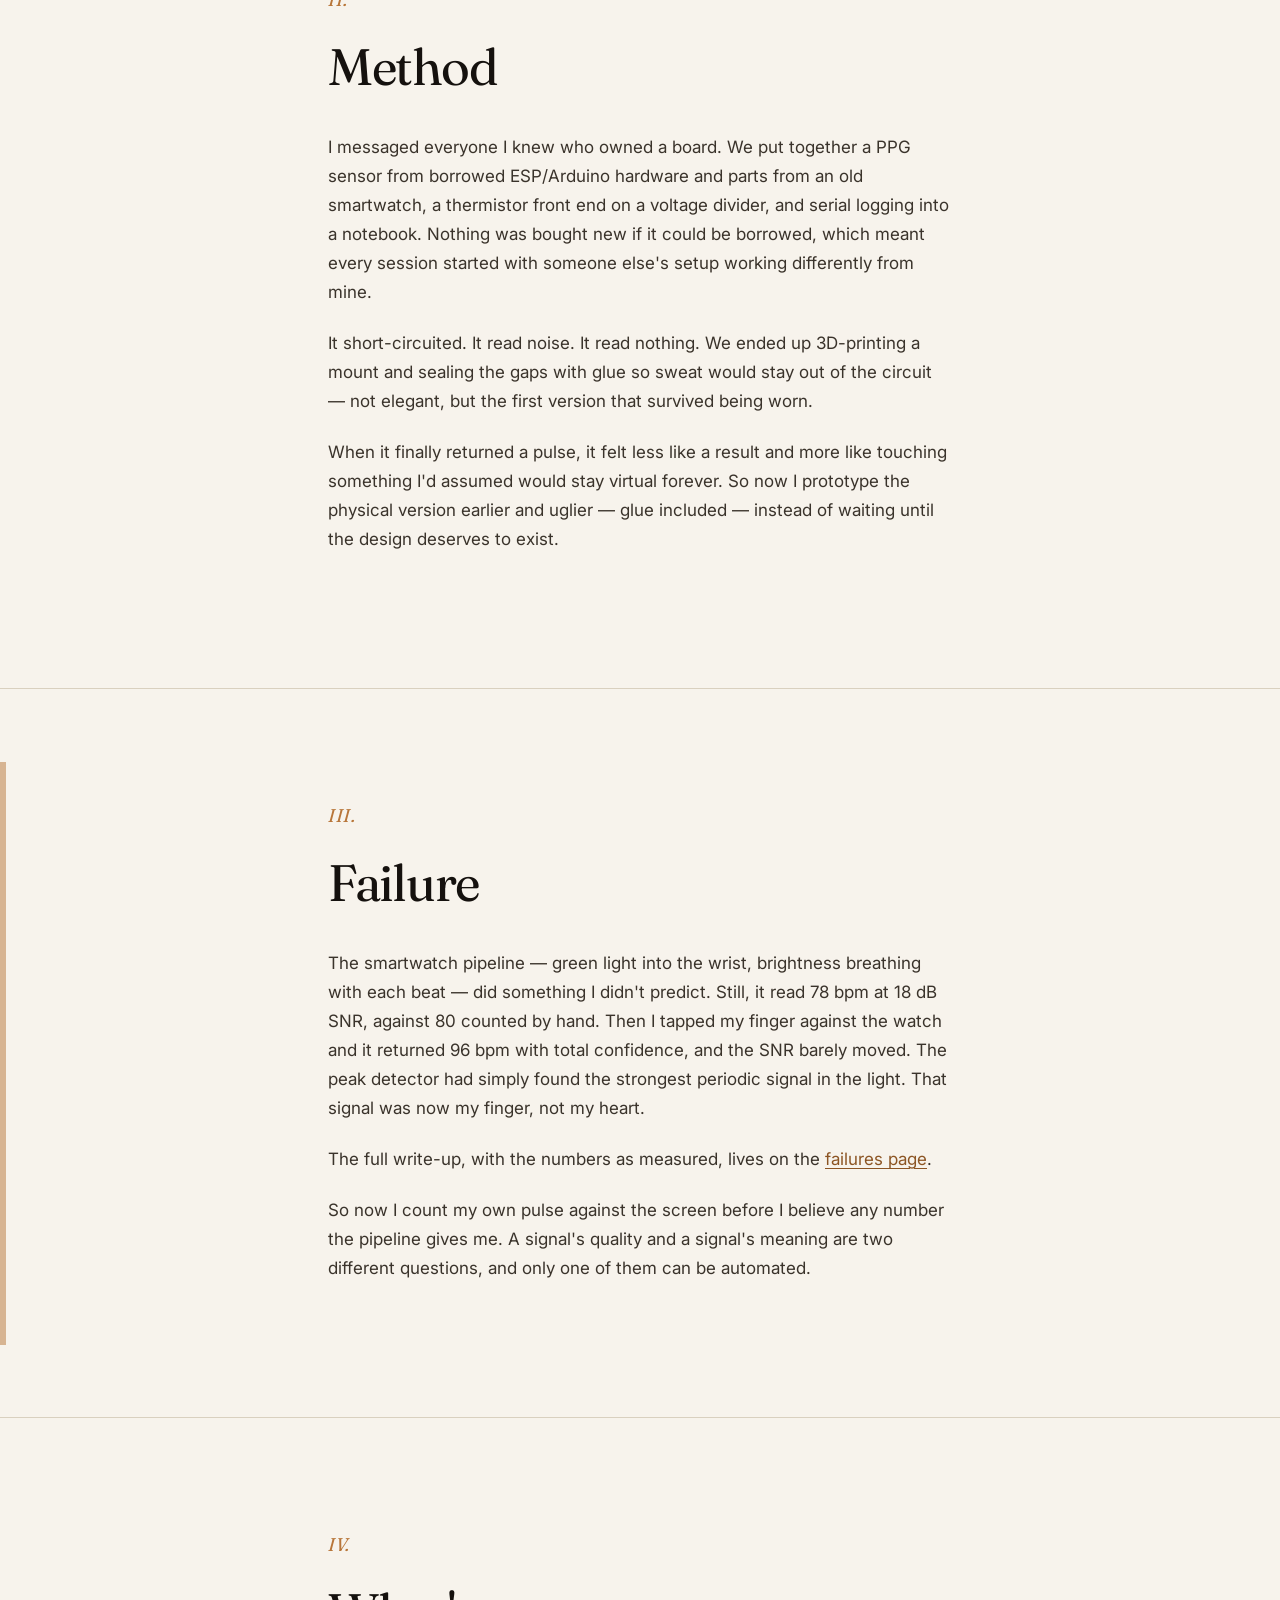
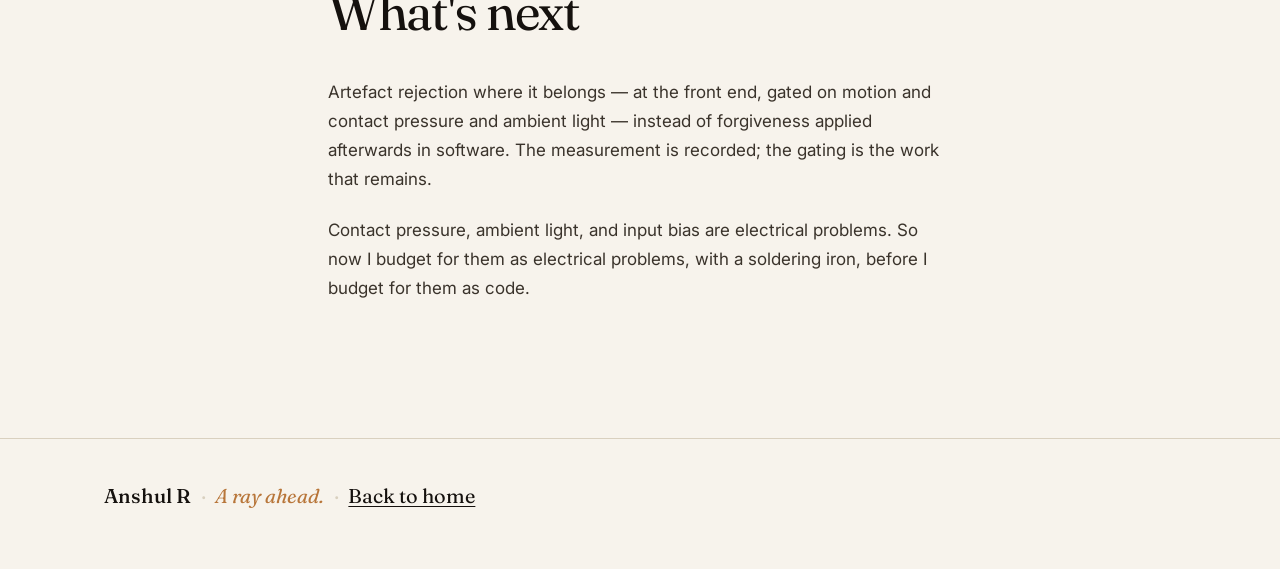
<file: projects/wearable.html>
<!doctype html>
<html lang="en">
<head>
<meta charset="utf-8" />
<meta name="viewport" content="width=device-width, initial-scale=1" />
<title>Wearable Sensing Prototype — Anshul R</title>
<meta name="description" content="I kept modelling sensor data instead of touching a sensor. This is what happened when I finally built the hardware — short circuits, glue, and a metric that lied to me." />

<link rel="preconnect" href="https://fonts.googleapis.com">
<link rel="preconnect" href="https://fonts.gstatic.com" crossorigin>
<link href="https://fonts.googleapis.com/css2?family=Fraunces:opsz,wght@9..144,300;9..144,400;9..144,500;9..144,600&family=Inter:wght@300;400;500;600&family=Cormorant+Garamond:ital,wght@0,400;0,500;1,400&display=swap" rel="stylesheet">

<link rel="stylesheet" href="../styles.css" />
<link rel="stylesheet" href="../project.css" />
</head>
<body class="page-project">
<div class="topbar"><div class="container topbar__inner"><a class="topbar__brand" href="../index.html">Anshul R · <em>A ray ahead.</em></a><nav class="topbar__nav" aria-label="Site"><a href="../index.html">Home</a><a href="../research.html">Research</a><a href="../engineering.html" aria-current="page">Engineering</a><a href="../intellectual.html">Writing &amp; Impact</a><a href="../failures.html">Failures</a><a href="../evidence.html">Evidence</a></nav></div></div>


<div class="ornament ornament--top" aria-hidden="true">
  <svg viewBox="0 0 200 40" width="200" height="40"><path d="M0 20 L60 20 M140 20 L200 20 M70 20 a10 10 0 1 1 -0.1 0 M130 20 a10 10 0 1 1 -0.1 0 M100 8 L95 20 L100 32 L105 20 Z" fill="none" stroke="currentColor" stroke-width="1"/></svg>
</div>

<header class="page-header page-header--bg-wearable">
  <div class="container">
    <p class="page-header__crumb"><a href="../index.html">&larr; Anshul R</a></p>
    <p class="eyebrow">Project · Oct 2026 – present</p>
    <h1 class="page-header__title">Wearable sensing prototype</h1>
    <p class="page-header__subtitle">
      I was comfortable modelling other people's sensor data. I was not comfortable building a sensor. That gap is this project.
    </p>
    <ul class="page-header__meta">
      <li><span>Role</span> Self-directed, with friends who lent boards and patience</li>
      <li><span>Hardware</span> ESP / Arduino-class boards · thermistor front end · PPG</li>
      <li><span>Software</span> KiCad · serial logging · phone-camera PPG pipeline</li>
      <li><span>Status</span> In progress — smartwatch PPG test recorded</li>
    </ul>
  </div>
</header>


<main>

<section class="exhibit exhibit--dark">
  <div class="container container--narrow">
    <p class="exhibit__num">I.</p>
    <h2 class="exhibit__title">Context</h2>
    <p class="exhibit__body has-dropcap">
      GutGlow runs on simulated data, and for a long time that was convenient in a way I didn't examine. I could tune a model all evening without ever touching the thing the model was supposedly about. My doctor-mentor wanted a physical prototype — something he could hold and react to — and I kept finding reasons the code needed one more week.
    </p>
    <p class="exhibit__body">
      The honest name for that is procrastination. I loved electronics and was avoiding it, because code forgives you in private and hardware doesn't.
    </p>
    <p class="exhibit__body">
      So now when I notice I'm polishing the comfortable half of a project, I treat that as the signal to go and do the other half first.
    </p>
  </div>
</section>

<section class="exhibit">
  <div class="container container--narrow">
    <p class="exhibit__num">II.</p>
    <h2 class="exhibit__title">Method</h2>
    <p class="exhibit__body">
      I messaged everyone I knew who owned a board. We put together a PPG sensor from borrowed ESP/Arduino hardware and parts from an old smartwatch, a thermistor front end on a voltage divider, and serial logging into a notebook. Nothing was bought new if it could be borrowed, which meant every session started with someone else's setup working differently from mine.
    </p>
    <p class="exhibit__body">
      It short-circuited. It read noise. It read nothing. We ended up 3D-printing a mount and sealing the gaps with glue so sweat would stay out of the circuit — not elegant, but the first version that survived being worn.
    </p>
    <p class="exhibit__body">
      When it finally returned a pulse, it felt less like a result and more like touching something I'd assumed would stay virtual forever. So now I prototype the physical version earlier and uglier — glue included — instead of waiting until the design deserves to exist.
    </p>
  </div>
</section>

<section class="exhibit exhibit--inverse">
  <div class="container container--narrow">
    <p class="exhibit__num">III.</p>
    <h2 class="exhibit__title">Failure</h2>
    <p class="exhibit__body">
      The smartwatch pipeline — green light into the wrist, brightness breathing with each beat — did something I didn't predict. Still, it read 78 bpm at 18 dB SNR, against 80 counted by hand. Then I tapped my finger against the watch and it returned 96 bpm with total confidence, and the SNR barely moved. The peak detector had simply found the strongest periodic signal in the light. That signal was now my finger, not my heart.
    </p>
    <p class="exhibit__body">
      The full write-up, with the numbers as measured, lives on the <a href="../failures.html">failures page</a>.
    </p>
    <p class="exhibit__body">
      So now I count my own pulse against the screen before I believe any number the pipeline gives me. A signal's quality and a signal's meaning are two different questions, and only one of them can be automated.
    </p>
  </div>
</section>

<section class="exhibit">
  <div class="container container--narrow">
    <p class="exhibit__num">IV.</p>
    <h2 class="exhibit__title">What's next</h2>
    <p class="exhibit__body">
      Artefact rejection where it belongs — at the front end, gated on motion and contact pressure and ambient light — instead of forgiveness applied afterwards in software. The measurement is recorded; the gating is the work that remains.
    </p>
    <p class="exhibit__body">
      Contact pressure, ambient light, and input bias are electrical problems. So now I budget for them as electrical problems, with a soldering iron, before I budget for them as code.
    </p>
  </div>
</section>

</main>

<footer class="footer footer--project">
  <div class="container">
    <p class="footer__line">
      <span class="footer__name">Anshul R</span>
      <span class="footer__sep">·</span>
      <span class="footer__italic">A ray ahead.</span>
      <span class="footer__sep">·</span>
      <a href="../index.html">Back to home</a>
    </p>
  </div>
</footer>

</body>
</html>
</file>
<file: styles.css>
/* =================================================================
   Anshul R — personal site
   Design notes:
   - Warm off-white paper background, near-black ink.
   - Fraunces serif for headlines (literary feel), Inter for body.
   - One accent: deep amber (#B8763A) — "ray of light".
   - Section spacing scales with viewport; mobile-first.
   ================================================================= */

:root {
  --paper:      #F7F3EC;
  --paper-2:    #EFE9DF;
  --ink:        #15110E;
  --ink-2:      #3A332B;
  --ink-3:      #6B6256;
  --rule:       #D9D0BF;
  --accent:     #B8763A;
  --accent-dk:  #8C5524;

  --serif:      "Fraunces", "Spectral", Georgia, serif;
  --sans:       "Inter", system-ui, -apple-system, "Helvetica Neue", Arial, sans-serif;

  --max:        72rem;     /* 1152px */
  --max-narrow: 44rem;     /* 704px  */

  --r-sm: 4px;
  --r-md: 8px;
}

/* ---------- reset ---------- */
*, *::before, *::after { box-sizing: border-box; }
html { -webkit-text-size-adjust: 100%; }
body {
  margin: 0;
  background: var(--paper);
  color: var(--ink);
  font-family: var(--sans);
  font-size: 17px;
  line-height: 1.65;
  font-weight: 400;
  -webkit-font-smoothing: antialiased;
  text-rendering: optimizeLegibility;
}
a { color: inherit; text-decoration-thickness: 1px; text-underline-offset: 3px; }
a:hover { color: var(--accent-dk); }
img, svg { max-width: 100%; display: block; }
ul, ol { padding: 0; margin: 0; list-style: none; }

/* ---------- containers ---------- */
.container {
  width: 100%;
  max-width: var(--max);
  margin: 0 auto;
  padding: 0 clamp(1.25rem, 4vw, 2.5rem);
}
.container--narrow { max-width: var(--max-narrow); }

/* ---------- shared typography ---------- */
.eyebrow {
  font-family: var(--sans);
  font-size: 0.72rem;
  font-weight: 600;
  letter-spacing: 0.16em;
  text-transform: uppercase;
  color: var(--accent);
  margin: 0 0 1.25rem;
}

.section__title {
  font-family: var(--serif);
  font-weight: 400;
  font-style: italic;
  font-size: clamp(1.75rem, 4vw, 2.6rem);
  line-height: 1.15;
  letter-spacing: -0.01em;
  color: var(--ink);
  margin: 0 0 2rem;
  max-width: 28ch;
}

.prose {
  font-family: var(--sans);
  font-size: 1.0625rem;
  line-height: 1.7;
  color: var(--ink-2);
  margin: 0 0 1.1rem;
  max-width: 60ch;
}
.prose em { font-style: italic; color: var(--ink); }
.prose strong { font-weight: 600; color: var(--ink); }
.prose--quiet { color: var(--ink-3); font-size: 0.95rem; }

.footnote {
  margin-top: 2rem;
  font-size: 0.85rem;
  color: var(--ink-3);
  font-style: italic;
  max-width: 60ch;
}

/* ---------- sections ---------- */
.section {
  padding: clamp(3.5rem, 8vw, 6.5rem) 0;
  border-top: 1px solid var(--rule);
}

/* ---------- HERO ---------- */
.hero {
  padding: clamp(5rem, 12vh, 9rem) 0 clamp(3rem, 6vh, 5rem);
  border-top: 0;
  border-bottom: 1px solid var(--rule);
  /* one painting, as weather — not as content. Cotopaxi behind a paper
     wash: clearly visible at the edges, quiet behind the type. */
  background:
    linear-gradient(90deg, rgba(247,243,236,0.90) 0%, rgba(247,243,236,0.72) 52%, rgba(247,243,236,0.60) 100%),
    linear-gradient(180deg, rgba(247,243,236,0.25) 0%, rgba(247,243,236,0) 45%, rgba(247,243,236,0.88) 100%),
    url("assets/art/Cotopaxi.jpg") center 38% / cover no-repeat,
    var(--paper);
  position: relative;
  overflow: hidden;
}

/* subtle radial "ray" behind the name, ties to "ray of light" */
.hero::before {
  content: "";
  position: absolute;
  top: -20%;
  right: -10%;
  width: 60vw;
  height: 60vw;
  max-width: 720px;
  max-height: 720px;
  background: radial-gradient(circle at 30% 30%, rgba(184,118,58,0.10), transparent 60%);
  pointer-events: none;
  z-index: 0;
}

.hero__inner { position: relative; z-index: 1; }

.hero__meta {
  display: flex;
  align-items: center;
  gap: 0.6rem;
  flex-wrap: wrap;
  margin-bottom: 1.5rem;
  font-size: 0.78rem;
  letter-spacing: 0.12em;
  text-transform: uppercase;
  color: var(--ink-3);
}
.hero__kicker { font-weight: 500; }
.hero__kicker--italic {
  font-style: italic;
  text-transform: none;
  letter-spacing: 0;
  font-family: var(--serif);
  font-size: 1rem;
  color: var(--accent);
}
.hero__divider { color: var(--rule); }
.paren { color: var(--ink-3); font-weight: 400; }

.hero__name {
  font-family: var(--serif);
  font-weight: 400;
  font-size: clamp(3.5rem, 12vw, 8.5rem);
  line-height: 0.95;
  letter-spacing: -0.04em;
  color: var(--ink);
  margin: 0 0 1.5rem;
}
.hero__name-r {
  color: var(--accent);
  font-style: italic;
}

.hero__sub {
  font-family: var(--serif);
  font-style: italic;
  font-size: clamp(1.1rem, 2.2vw, 1.5rem);
  font-weight: 400;
  color: var(--ink-2);
  margin: 0 0 2.5rem;
  max-width: 32ch;
}

.hero__facts {
  display: flex;
  flex-wrap: wrap;
  gap: 0.6rem 1.4rem;
  font-size: 0.82rem;
  color: var(--ink-3);
  margin: 0 0 2.5rem;
  padding: 0;
}
.hero__facts li { padding: 0; margin: 0; }
.hero__facts li:not(:last-child)::after {
  content: "·";
  margin-left: 1.4rem;
  color: var(--rule);
}

.hero__nav {
  display: flex;
  flex-wrap: wrap;
  gap: 0.4rem 1.2rem;
  font-size: 0.85rem;
  color: var(--ink-2);
  border-top: 1px solid var(--rule);
  padding-top: 1.25rem;
}
.hero__nav a {
  text-decoration: none;
  position: relative;
}
.hero__nav a:hover { color: var(--accent-dk); }

/* ---------- grids ---------- */
.grid { display: grid; gap: 1.25rem; }
.grid--2 { grid-template-columns: repeat(auto-fit, minmax(min(380px, 100%), 1fr)); }
.grid--3 { grid-template-columns: repeat(auto-fit, minmax(min(280px, 100%), 1fr)); }

/* ---------- cards ---------- */
.card {
  background: var(--paper-2);
  border: 1px solid var(--rule);
  border-radius: var(--r-md);
  padding: 1.4rem 1.4rem 1.5rem;
  display: flex;
  flex-direction: column;
  gap: 0.6rem;
  transition: border-color 180ms ease, transform 180ms ease;
}
.card:hover {
  border-color: var(--accent);
  transform: translateY(-2px);
}

.card__year {
  font-family: var(--sans);
  font-size: 0.72rem;
  font-weight: 600;
  letter-spacing: 0.1em;
  text-transform: uppercase;
  color: var(--accent);
  margin: 0;
}
.card__title {
  font-family: var(--serif);
  font-weight: 400;
  font-size: 1.2rem;
  line-height: 1.25;
  letter-spacing: -0.005em;
  color: var(--ink);
  margin: 0;
}
.card__body {
  font-size: 0.95rem;
  line-height: 1.55;
  color: var(--ink-2);
  margin: 0;
}
.card__meta {
  font-size: 0.78rem;
  color: var(--ink-3);
  margin-top: auto;
  font-style: italic;
}
.card__tags {
  display: flex;
  flex-wrap: wrap;
  gap: 0.35rem;
  margin-top: 0.6rem;
}
.card__tags li {
  font-size: 0.72rem;
  color: var(--ink-3);
  background: var(--paper);
  border: 1px solid var(--rule);
  padding: 0.2rem 0.55rem;
  border-radius: 999px;
}
.card__link {
  margin-top: 0.6rem;
  font-size: 0.85rem;
}
.card__link a,
.card__link {
  color: var(--accent-dk);
  text-decoration: none;
  border-bottom: 1px solid currentColor;
}

/* project cards are anchors — kill default link styling and inherit card styles */
a.card--project-link {
  text-decoration: none;
  color: inherit;
}
a.card--project-link:hover {
  border-color: var(--accent);
}
a.card--project-link .card__link {
  display: inline-block;
  margin-top: auto;
  padding-top: 0.4rem;
}

/* "featured-link" used in the dark research summary box */
.featured-link {
  color: #E3A472;
  text-decoration: none;
  border-bottom: 1px solid currentColor;
  padding-bottom: 1px;
  font-size: 1rem;
}
.featured-link:hover { color: var(--paper); }

/* failures card slightly distinct */
.card--failures {
  background: var(--ink);
  color: var(--paper);
  border-color: var(--ink);
}
.card--failures .card__year { color: #E3A472; }
.card--failures .card__title { color: var(--paper); }
.card--failures .card__body { color: #DCD3C2; }
.card--failures .card__link { color: #E3A472; }
.card--failures:hover { border-color: var(--accent); }

/* service cards stay slightly quieter */
.card--service { background: var(--paper); }

/* ---------- research: paper-style block ---------- */
.section--paper {
  /* Géricault's Raft under a dark wash — visible, but the text sits on top */
  background:
    linear-gradient(90deg, rgba(21,17,14,0.90) 0%, rgba(21,17,14,0.78) 60%, rgba(21,17,14,0.70) 100%),
    url("assets/art/raft-of-the-medusa.jpg") center 30% / cover no-repeat,
    var(--ink);
  color: var(--paper);
  border-top: 1px solid var(--ink);
}
.section--paper .eyebrow { color: #E3A472; }
.section--paper .section__title { color: var(--paper); }
.section--paper .prose { color: #DCD3C2; }
.section--paper .prose strong { color: var(--paper); }
.section--paper .prose em { color: #E3A472; font-style: italic; }

/* ---------- writing list ---------- */
.writing-list {
  display: flex;
  flex-direction: column;
  gap: 1.5rem;
  margin: 1rem 0 0;
  padding: 0;
  border-top: 1px solid var(--rule);
}
.writing-list li {
  display: flex;
  gap: 1.25rem;
  padding: 1.4rem 0 1.4rem;
  border-bottom: 1px solid var(--rule);
}
.writing-list__num {
  font-family: var(--serif);
  font-style: italic;
  font-size: 1.25rem;
  color: var(--accent);
  min-width: 2.2rem;
}
.writing-list__body { flex: 1; }
.writing-list__title {
  font-family: var(--serif);
  font-weight: 400;
  font-size: 1.15rem;
  color: var(--ink);
  margin: 0 0 0.3rem;
  line-height: 1.3;
}
.writing-list__meta {
  font-size: 0.82rem;
  color: var(--ink-3);
  margin: 0 0 0.5rem;
}
.writing-list__link {
  font-size: 0.85rem;
  color: var(--accent-dk);
  text-decoration: none;
  border-bottom: 1px solid currentColor;
}

/* ---------- coursework ---------- */
.course {
  background: var(--paper);
  border: 1px solid var(--rule);
  border-radius: var(--r-md);
  padding: 1.4rem;
}
.course__title {
  font-family: var(--serif);
  font-weight: 400;
  font-size: 1.15rem;
  color: var(--ink);
  margin: 0 0 1rem;
  letter-spacing: -0.005em;
}
.course__list {
  display: flex;
  flex-direction: column;
  gap: 0.4rem;
}
.course__list li {
  display: flex;
  justify-content: space-between;
  font-size: 0.95rem;
  padding: 0.4rem 0;
  border-bottom: 1px dashed var(--rule);
}
.course__list li:last-child { border-bottom: 0; }
.course__score { font-family: var(--serif); font-weight: 500; color: var(--accent); }
.course__note {
  font-size: 0.8rem;
  color: var(--ink-3);
  margin: 0.8rem 0 0;
  font-style: italic;
}
.course__body {
  font-size: 0.95rem;
  color: var(--ink-2);
  line-height: 1.6;
  margin: 0;
}

/* ---------- contact ---------- */
.section--contact { padding-bottom: clamp(4rem, 8vw, 7rem); }
.contact {
  display: flex;
  flex-direction: column;
  gap: 1rem;
  border-top: 1px solid var(--rule);
  padding-top: 2rem;
  margin-top: 1rem;
}
.contact li {
  display: grid;
  grid-template-columns: 6rem 1fr;
  gap: 1rem;
  align-items: baseline;
  padding: 0.6rem 0;
  border-bottom: 1px solid var(--rule);
}
.contact__label {
  font-size: 0.72rem;
  font-weight: 600;
  letter-spacing: 0.12em;
  text-transform: uppercase;
  color: var(--ink-3);
}
.contact__value {
  font-family: var(--serif);
  font-size: 1.05rem;
  color: var(--ink);
  text-decoration: none;
}
a.contact__value { color: var(--ink); border-bottom: 1px solid var(--rule); }
a.contact__value:hover { color: var(--accent-dk); border-color: var(--accent-dk); }

/* ---------- footer ---------- */
.footer {
  border-top: 1px solid var(--rule);
  padding: 2.5rem 0 3rem;
  background: var(--paper);
}
.footer__line {
  font-family: var(--serif);
  font-size: 1.25rem;
  color: var(--ink);
  margin: 0 0 0.6rem;
  display: flex;
  align-items: center;
  gap: 0.6rem;
  flex-wrap: wrap;
}
.footer__name { font-weight: 500; }
.footer__sep { color: var(--rule); }
.footer__italic { font-style: italic; color: var(--accent); }
.footer__small {
  font-size: 0.82rem;
  color: var(--ink-3);
  margin: 0;
}
.footer__small a {
  color: var(--ink-3);
  text-decoration: underline;
  text-decoration-color: var(--rule);
}
.footer__small a:hover { color: var(--accent-dk); }

/* ---------- selection ---------- */
::selection { background: var(--accent); color: var(--paper); }

/* ---------- reduced motion ---------- */
@media (prefers-reduced-motion: reduce) {
  *, *::before, *::after {
    transition-duration: 0ms !important;
    animation-duration: 0ms !important;
  }
}

/* ---------- mobile tweaks ---------- */
@media (max-width: 560px) {
  body { font-size: 16px; }
  .hero__facts { gap: 0.4rem 0; }
  .hero__facts li { padding: 0.2rem 0; width: 100%; }
  .hero__facts li:not(:last-child)::after { content: ""; margin-left: 0; }
  .contact li { grid-template-columns: 1fr; gap: 0.2rem; }
  .writing-list__num { display: none; }
}


/* ---------- global top bar ---------- */
.topbar{position:sticky;top:0;z-index:20;background:rgba(247,243,236,.92);backdrop-filter:blur(8px);border-bottom:1px solid var(--rule)}
.topbar__inner{display:flex;align-items:center;justify-content:space-between;gap:1rem;padding:.65rem 0}
.topbar__brand{font-family:var(--serif);font-size:1.05rem;text-decoration:none;color:var(--ink);white-space:nowrap}
.topbar__brand em{color:var(--accent)}
.topbar__nav{display:flex;flex-wrap:wrap;gap:.4rem 1.1rem;font-size:.82rem}
.topbar__nav a{text-decoration:none;color:var(--ink-2)}
.topbar__nav a:hover,.topbar__nav a[aria-current="page"]{color:var(--accent-dk)}
.topbar__nav a[aria-current="page"]{border-bottom:1px solid var(--accent)}
@media(max-width:640px){.topbar__brand{display:none}.topbar__nav{justify-content:center}}

/* ---------- landing components ---------- */
.interests{display:flex;flex-wrap:wrap;gap:.5rem;margin:1.5rem 0 0;padding:0;list-style:none}
.interests li{border:1px solid var(--rule);border-radius:999px;padding:.35rem .8rem;font-size:.8rem;color:var(--ink-2);background:var(--paper)}
.statement{font-family:var(--serif);font-size:clamp(1.4rem,3.2vw,2rem);line-height:1.35;color:var(--ink);max-width:30ch;margin:0 0 1.5rem}
.statement em{color:var(--accent-dk)}

/* ---------- status table (evidence / demonstrated-vs-proposed) ---------- */
.status-table{width:100%;border-collapse:collapse;font-size:.92rem;margin:1.5rem 0}
.status-table th,.status-table td{text-align:left;padding:.7rem .8rem;border-bottom:1px solid var(--rule);vertical-align:top}
.status-table th{font-size:.7rem;letter-spacing:.1em;text-transform:uppercase;color:var(--ink-3);font-weight:600}
.status-table td:first-child{font-weight:600;color:var(--ink);white-space:nowrap}
.tag{display:inline-block;font-size:.68rem;font-weight:600;letter-spacing:.06em;text-transform:uppercase;border-radius:999px;padding:.15rem .55rem;border:1px solid var(--rule);color:var(--ink-2);white-space:nowrap}
.tag--done{border-color:#7A9A6D;color:#3F6636;background:#F0F5EC}
.tag--pending{border-color:#C9A86A;color:#7A5A1E;background:#FBF4E2}
.tag--no{border-color:#C08A7A;color:#8A4636;background:#FAEFEA}

/* ---------- simple page hero for new pages ---------- */
.pagehero{padding:clamp(3.5rem,8vw,6rem) 0 clamp(2.5rem,6vw,4rem);border-bottom:1px solid var(--rule)}
.pagehero--bg-research{background:linear-gradient(90deg,rgba(247,243,236,.90) 0%,rgba(247,243,236,.70) 60%,rgba(247,243,236,.62) 100%),url("assets/art/raft-of-the-medusa.jpg") center 30%/cover no-repeat}
.pagehero--bg-eng{background:linear-gradient(90deg,rgba(247,243,236,.90) 0%,rgba(247,243,236,.70) 60%,rgba(247,243,236,.62) 100%),url("assets/art/Cotopaxi.jpg") center 38%/cover no-repeat}
.pagehero--bg-intel{background:linear-gradient(90deg,rgba(247,243,236,.90) 0%,rgba(247,243,236,.72) 60%,rgba(247,243,236,.64) 100%),url("assets/art/spring.jpg") center 30%/cover no-repeat}
.pagehero__title{font-family:var(--serif);font-weight:400;font-size:clamp(2.6rem,7vw,5rem);line-height:.98;letter-spacing:-.03em;margin:.5rem 0 1rem;max-width:16ch}
.pagehero__sub{font-family:var(--serif);font-style:italic;font-size:clamp(1.05rem,2vw,1.35rem);color:var(--ink-2);max-width:52ch;margin:0}

/* ---------- photo evidence ---------- */
.photo-grid{display:grid;grid-template-columns:1.6fr 1fr;gap:1.25rem;margin:1.5rem 0}
@media(max-width:700px){.photo-grid{grid-template-columns:1fr}}
.photo-grid figure{margin:0}
.photo-grid img{width:100%;height:100%;max-height:420px;object-fit:cover;display:block;border:1px solid var(--rule)}
.photo-grid figcaption{font-size:.78rem;color:var(--ink-3);padding:.5rem 0 0;line-height:1.5}
.insights{display:grid;grid-template-columns:repeat(4,1fr);gap:1rem;margin:1.5rem 0}
@media(max-width:700px){.insights{grid-template-columns:repeat(2,1fr)}}
.insights div{border-top:2px solid var(--accent);padding-top:.6rem}
.insights strong{font-family:var(--serif);font-size:1.6rem;font-weight:500;color:var(--ink);display:block}
.insights span{font-size:.75rem;letter-spacing:.06em;text-transform:uppercase;color:var(--ink-3)}
</file>
<file: project.css>
/* =================================================================
   Project (museum-style) pages
   Design notes:
   - Labelled exhibits (I, II, III, IV) with quiet typography.
   - Alternating warm / dark bands create the "walk through a museum"
     pacing. Visual breathing room, no card grid clutter.
   - Restrained Renaissance ornaments: divider rules, drop-cap,
     anatomical flourish on the darkest section.
   ================================================================= */

.page-project {
  background: var(--paper);
}

/* ornament strip — small, bookish, doesn't dominate */
.ornament {
  display: flex;
  justify-content: center;
  padding: 2.5rem 0 0;
  color: var(--accent);
  opacity: 0.65;
}

/* page header — sits alone, generous space */
.page-header {
  padding: 3rem 0 5rem;
  border-bottom: 1px solid var(--rule);
  text-align: left;
}
.page-header__crumb {
  margin: 0 0 2rem;
  font-size: 0.82rem;
  color: var(--ink-3);
}
.page-header__crumb a {
  text-decoration: none;
  border-bottom: 1px solid var(--rule);
  padding-bottom: 1px;
}

.page-header__title {
  font-family: var(--serif);
  font-weight: 400;
  font-size: clamp(3rem, 9vw, 6.5rem);
  line-height: 0.95;
  letter-spacing: -0.035em;
  color: var(--ink);
  margin: 0.6rem 0 1.5rem;
  max-width: 16ch;
}
.page-header__subtitle {
  font-family: var(--serif);
  font-style: italic;
  font-weight: 400;
  font-size: clamp(1.1rem, 2.2vw, 1.5rem);
  line-height: 1.45;
  color: var(--ink-2);
  max-width: 48ch;
  margin: 0 0 2.5rem;
}
.page-header__meta {
  display: grid;
  grid-template-columns: repeat(auto-fit, minmax(220px, 1fr));
  gap: 0.9rem 2rem;
  border-top: 1px solid var(--rule);
  padding-top: 1.4rem;
  font-size: 0.88rem;
  color: var(--ink-2);
}
.page-header__meta li {
  display: flex;
  flex-direction: column;
  gap: 0.15rem;
}
.page-header__meta span {
  font-size: 0.7rem;
  font-weight: 600;
  letter-spacing: 0.12em;
  text-transform: uppercase;
  color: var(--ink-3);
}
.page-header__meta a { color: var(--accent-dk); text-decoration: none; border-bottom: 1px solid var(--rule); }

/* exhibit block — the museum plaque */
.exhibit {
  padding: clamp(4rem, 9vw, 7rem) 0;
  border-top: 1px solid var(--rule);
  position: relative;
}
.exhibit:first-of-type { border-top: 0; }

.exhibit__num {
  font-family: var(--serif);
  font-style: italic;
  font-size: 1.15rem;
  color: var(--accent);
  letter-spacing: 0.04em;
  margin: 0 0 1.5rem;
}

.exhibit__title {
  font-family: var(--serif);
  font-weight: 400;
  font-size: clamp(2rem, 5vw, 3.2rem);
  line-height: 1.05;
  letter-spacing: -0.025em;
  color: var(--ink);
  margin: 0 0 2.5rem;
  max-width: 18ch;
}

.exhibit__body {
  font-family: var(--sans);
  font-size: 1.0625rem;
  line-height: 1.7;
  color: var(--ink-2);
  margin: 0 0 1.4rem;
  max-width: 60ch;
}
.exhibit__body a { color: var(--accent-dk); }
.exhibit--dark .exhibit__body a { color: #E3A472; }
.exhibit__body em { font-style: italic; color: var(--ink); }
.exhibit__body strong { font-weight: 600; color: var(--ink); }
.exhibit__body--quiet {
  color: var(--ink-3);
  font-size: 0.95rem;
  font-style: italic;
}

/* dark exhibit — resets palette like walking into a darker gallery */
.exhibit--dark {
  background: var(--ink);
  color: var(--paper);
  border-top-color: var(--ink);
}
.exhibit--dark .exhibit__num { color: #E3A472; }
.exhibit--dark .exhibit__title { color: var(--paper); }
.exhibit--dark .exhibit__body { color: #DCD3C2; }
.exhibit--dark .exhibit__body em { color: #E3A472; }
.exhibit--dark .exhibit__body strong { color: var(--paper); }
.exhibit--dark .exhibit__body--quiet { color: #9E9385; }

/* inverse exhibit — paper background with the inverse accent block on the left */
.exhibit--inverse {
  background: var(--paper);
  position: relative;
}
.exhibit--inverse::before {
  content: "";
  position: absolute;
  left: 0;
  top: 10%;
  bottom: 10%;
  width: 6px;
  background: var(--accent);
  opacity: 0.5;
}

/* project footer reuse */
.footer--project {
  margin-top: 0;
}

/* =================================================================
   RENAISSANCE-RESTRAINT ornament set (SVG only, inline, monochrome)
   ================================================================= */

/* a Vitruvian-style flourish, used as section break */
.flourish {
  display: block;
  margin: 1.5rem auto 0;
  color: var(--accent);
  opacity: 0.55;
  width: 64px;
}

/* drop-cap, used in the first exhibit body of each project */
.has-dropcap::first-letter {
  font-family: var(--serif);
  font-weight: 500;
  font-size: 4.2rem;
  line-height: 0.85;
  float: left;
  margin: 0.15rem 0.6rem 0 0;
  color: var(--accent);
}

/* mobile */
@media (max-width: 560px) {
  .page-header { padding-bottom: 3rem; }
  .page-header__meta { grid-template-columns: 1fr; }
  .exhibit__title { font-size: clamp(1.75rem, 8vw, 2.4rem); }
}

/* ---------- painting washes behind page headers (background only) ----------
   Sourced from paintings posted by @rolvatore; public-domain originals
   via Wikimedia Commons. Deliberately washed to ~10% visibility: texture
   and light, never an exhibit. No titles, no captions, no descriptions. */
.page-header--bg-gutglow {
  background: linear-gradient(90deg, rgba(247,243,236,.88) 0%, rgba(247,243,236,.68) 60%, rgba(247,243,236,.60) 100%),
              url("assets/art/raft-of-the-medusa.jpg") center 30% / cover no-repeat;
}
.page-header--bg-akshata {
  background: linear-gradient(90deg, rgba(247,243,236,.88) 0%, rgba(247,243,236,.68) 60%, rgba(247,243,236,.60) 100%),
              url("assets/art/spring.jpg") center 30% / cover no-repeat;
}
.page-header--bg-wearable {
  background: linear-gradient(90deg, rgba(247,243,236,.88) 0%, rgba(247,243,236,.68) 60%, rgba(247,243,236,.60) 100%),
              url("assets/art/Cotopaxi.jpg") center 38% / cover no-repeat;
}
.page-header--bg-failures {
  background: linear-gradient(90deg, rgba(247,243,236,.90) 0%, rgba(247,243,236,.72) 60%, rgba(247,243,236,.64) 100%),
              url("assets/art/inferno.jpg") center 45% / cover no-repeat;
}
</file>
